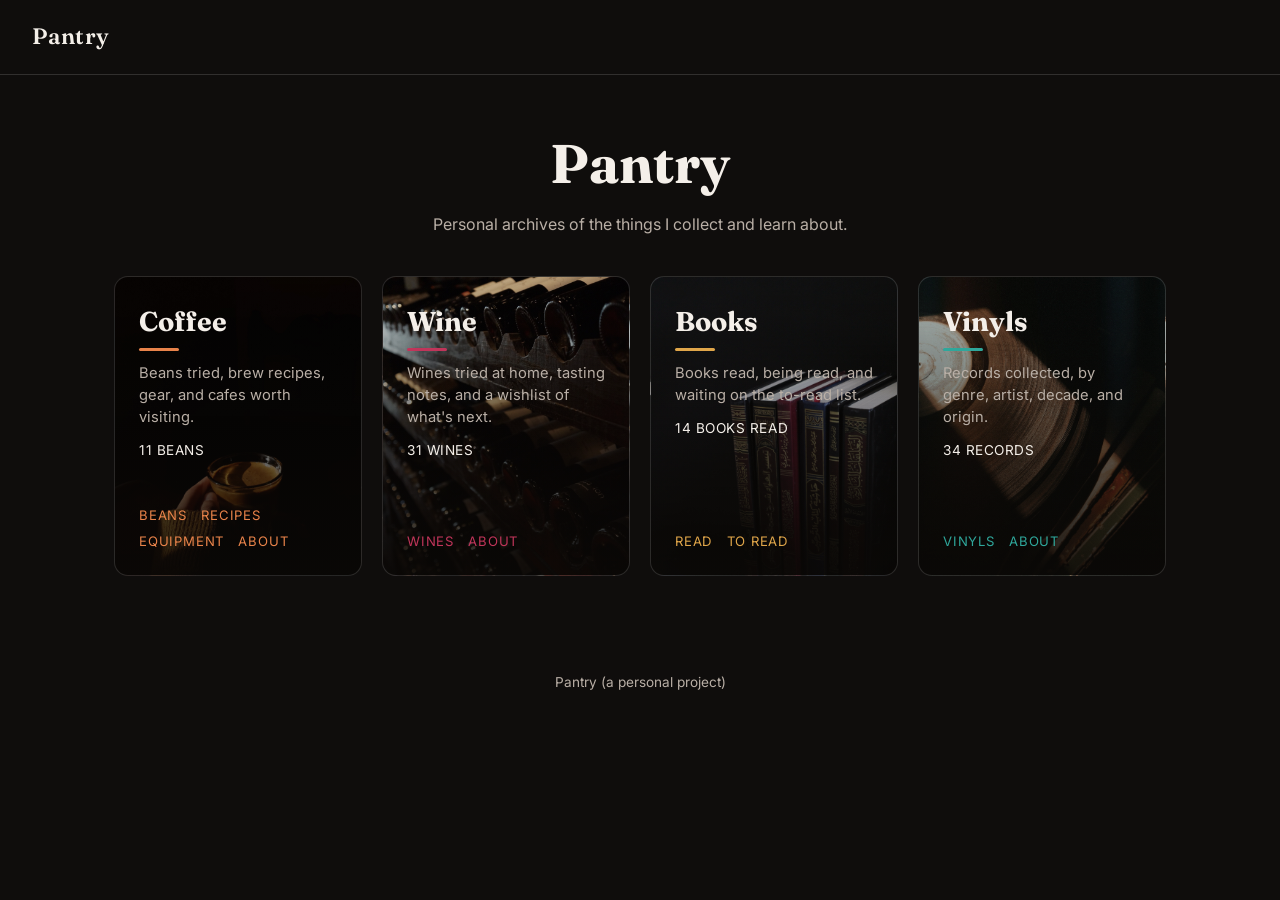
<file: index.html>
<!DOCTYPE html>
<html lang="en">
<head>
  <meta charset="UTF-8">
  <meta name="viewport" content="width=device-width, initial-scale=1.0">
  <title>Pantry</title>
  <meta name="description" content="Personal archives of coffee, wine, books and vinyl records.">
  <meta property="og:type" content="website">
  <meta property="og:site_name" content="Pantry">
  <meta property="og:title" content="Pantry">
  <meta property="og:description" content="Personal archives of coffee, wine, books and vinyl records.">
  <meta property="og:url" content="https://datameneses.github.io/pantry/">
  <meta property="og:image" content="https://datameneses.github.io/pantry/coffee/images/social-card.jpg">
  <meta name="twitter:card" content="summary_large_image">
  <link rel="preconnect" href="https://fonts.googleapis.com">
  <link href="https://fonts.googleapis.com/css2?family=Fraunces:wght@500;600;700&family=Inter:wght@400;500&display=swap" rel="stylesheet">
  <link rel="stylesheet" href="shared/home.css">
</head>
<body>
  <div class="home-header">Pantry</div>
  <main>
    <h1>Pantry</h1>
    <p class="intro">Personal archives of the things I collect and learn about.</p>

    <div class="tiles">
      <div class="tile" id="tile-coffee" style="--accent:#E8834A; background-image: linear-gradient(180deg, rgba(10,8,6,0.15) 0%, rgba(10,8,6,0.9) 100%), url('coffee/images/backgrounds/hero-beans.jpg')">
        <h2><a class="tile-main" href="coffee/index.html">Coffee</a></h2>
        <p>Beans tried, brew recipes, gear, and cafes worth visiting.</p>
        <span class="count" data-count="coffee/data/beans.json" data-noun="beans"></span>
        <div class="tile-links"><a href="coffee/index.html">Beans</a><a href="coffee/recipes.html">Recipes</a><a href="coffee/equipment.html">Equipment</a><a href="coffee/about.html">About</a></div>
      </div>
      <div class="tile" id="tile-wine" style="--accent:#C0355A; background-image: linear-gradient(180deg, rgba(10,8,6,0.15) 0%, rgba(10,8,6,0.9) 100%), url('wine/images/backgrounds/hero-wine.jpg')">
        <h2><a class="tile-main" href="wine/index.html">Wine</a></h2>
        <p>Wines tried at home, tasting notes, and a wishlist of what's next.</p>
        <span class="count" data-count="wine/data/wines.json" data-noun="wines"></span>
        <div class="tile-links"><a href="wine/index.html">Wines</a><a href="wine/about.html">About</a></div>
      </div>
      <div class="tile" id="tile-books" style="--accent:#E0A64A; background-image: linear-gradient(180deg, rgba(10,8,6,0.15) 0%, rgba(10,8,6,0.9) 100%), url('books/images/backgrounds/hero-books.jpg'); background-position: center, center 85%">
        <h2><a class="tile-main" href="books/index.html">Books</a></h2>
        <p>Books read, being read, and waiting on the to-read list.</p>
        <span class="count" data-count="books/data/books.json" data-noun="books read"></span>
        <div class="tile-links"><a href="books/index.html">Read</a><a href="books/tbr.html">To Read</a></div>
      </div>
      <div class="tile" id="tile-vinyls" style="--accent:#2FA79B; background-image: linear-gradient(180deg, rgba(10,8,6,0.15) 0%, rgba(10,8,6,0.9) 100%), url('vinyls/images/backgrounds/hero-vinyl.jpg')">
        <h2><a class="tile-main" href="vinyls/index.html">Vinyls</a></h2>
        <p>Records collected, by genre, artist, decade, and origin.</p>
        <span class="count" data-count="vinyls/data/vinyls.json" data-noun="records"></span>
        <div class="tile-links"><a href="vinyls/index.html">Vinyls</a><a href="vinyls/about.html">About</a></div>
      </div>
    </div>
  </main>
  <footer>Pantry (a personal project)</footer>
  <script>
    document.querySelectorAll("[data-count]").forEach((el) => {
      fetch(el.dataset.count).then((r) => r.json()).then((d) => {
        el.textContent = `${d.length} ${el.dataset.noun}`;
      }).catch(() => {});
    });
  </script>
</body>
</html>
</file>
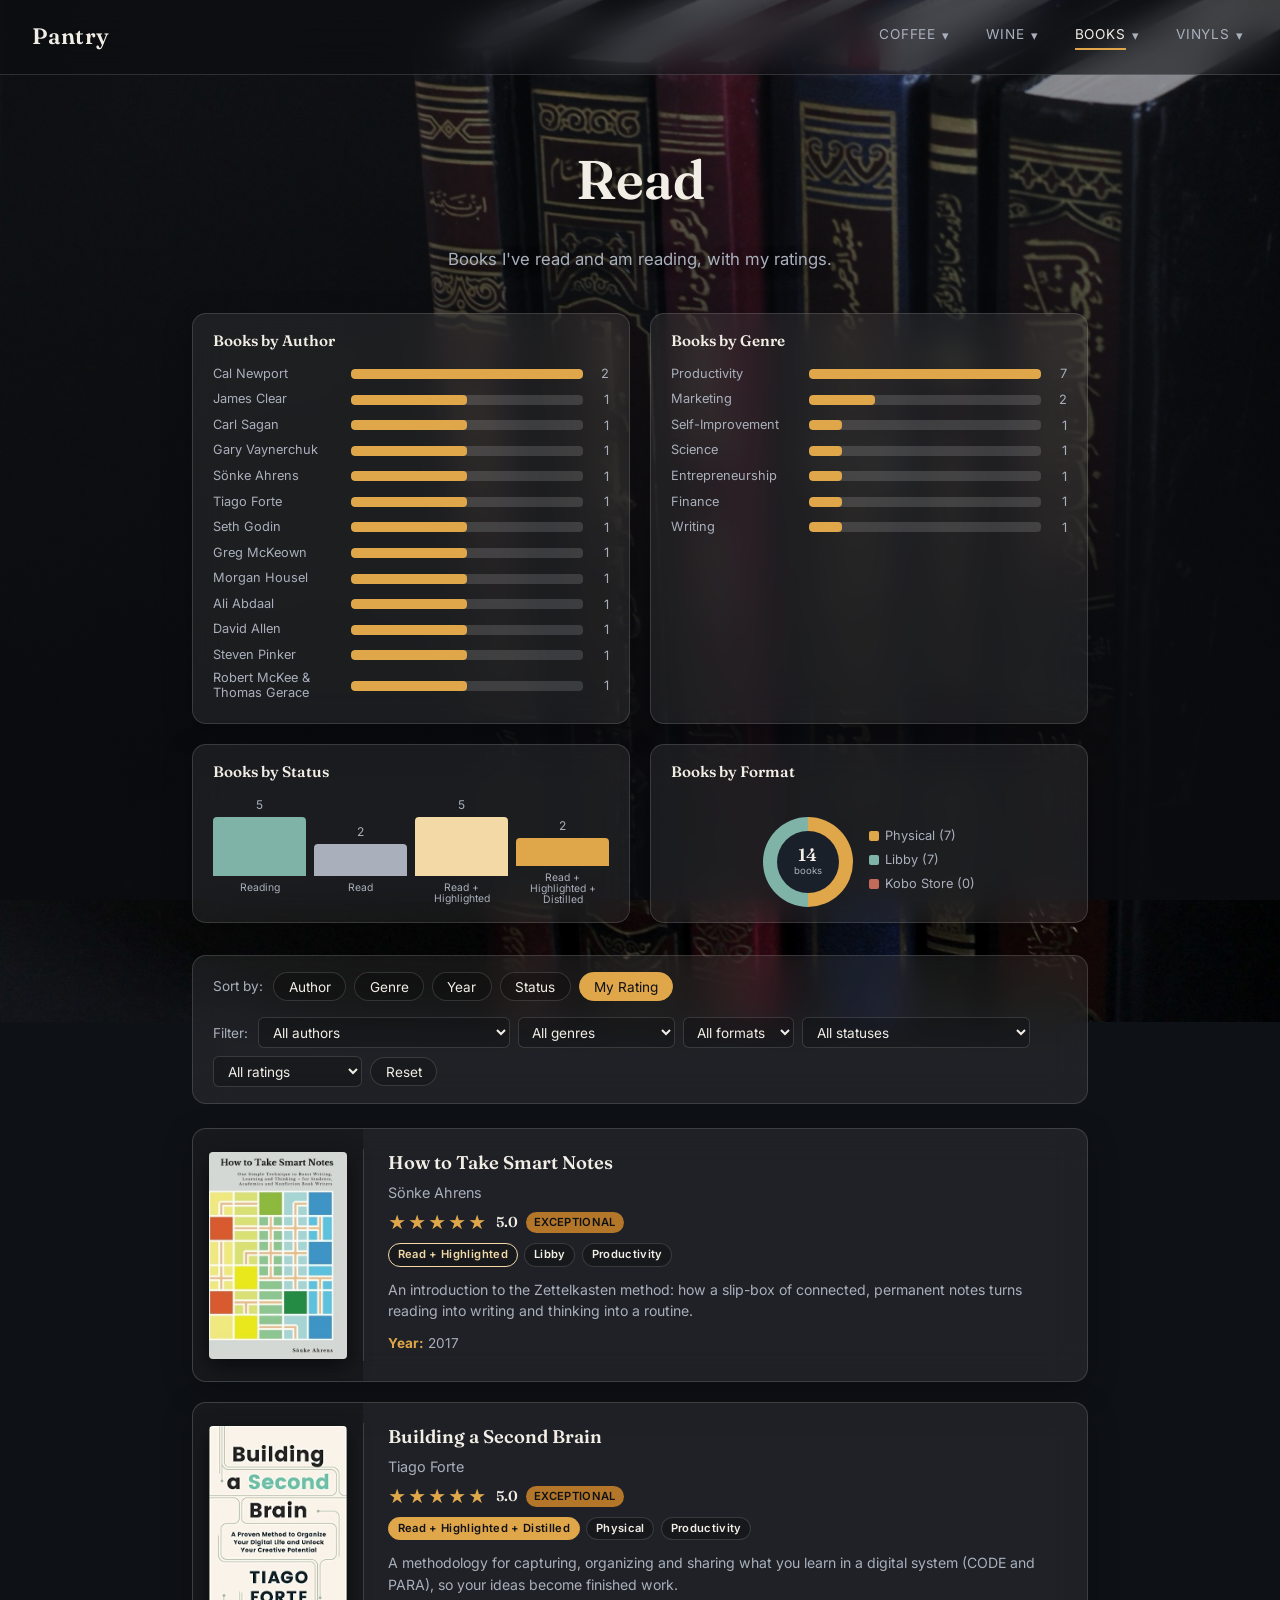
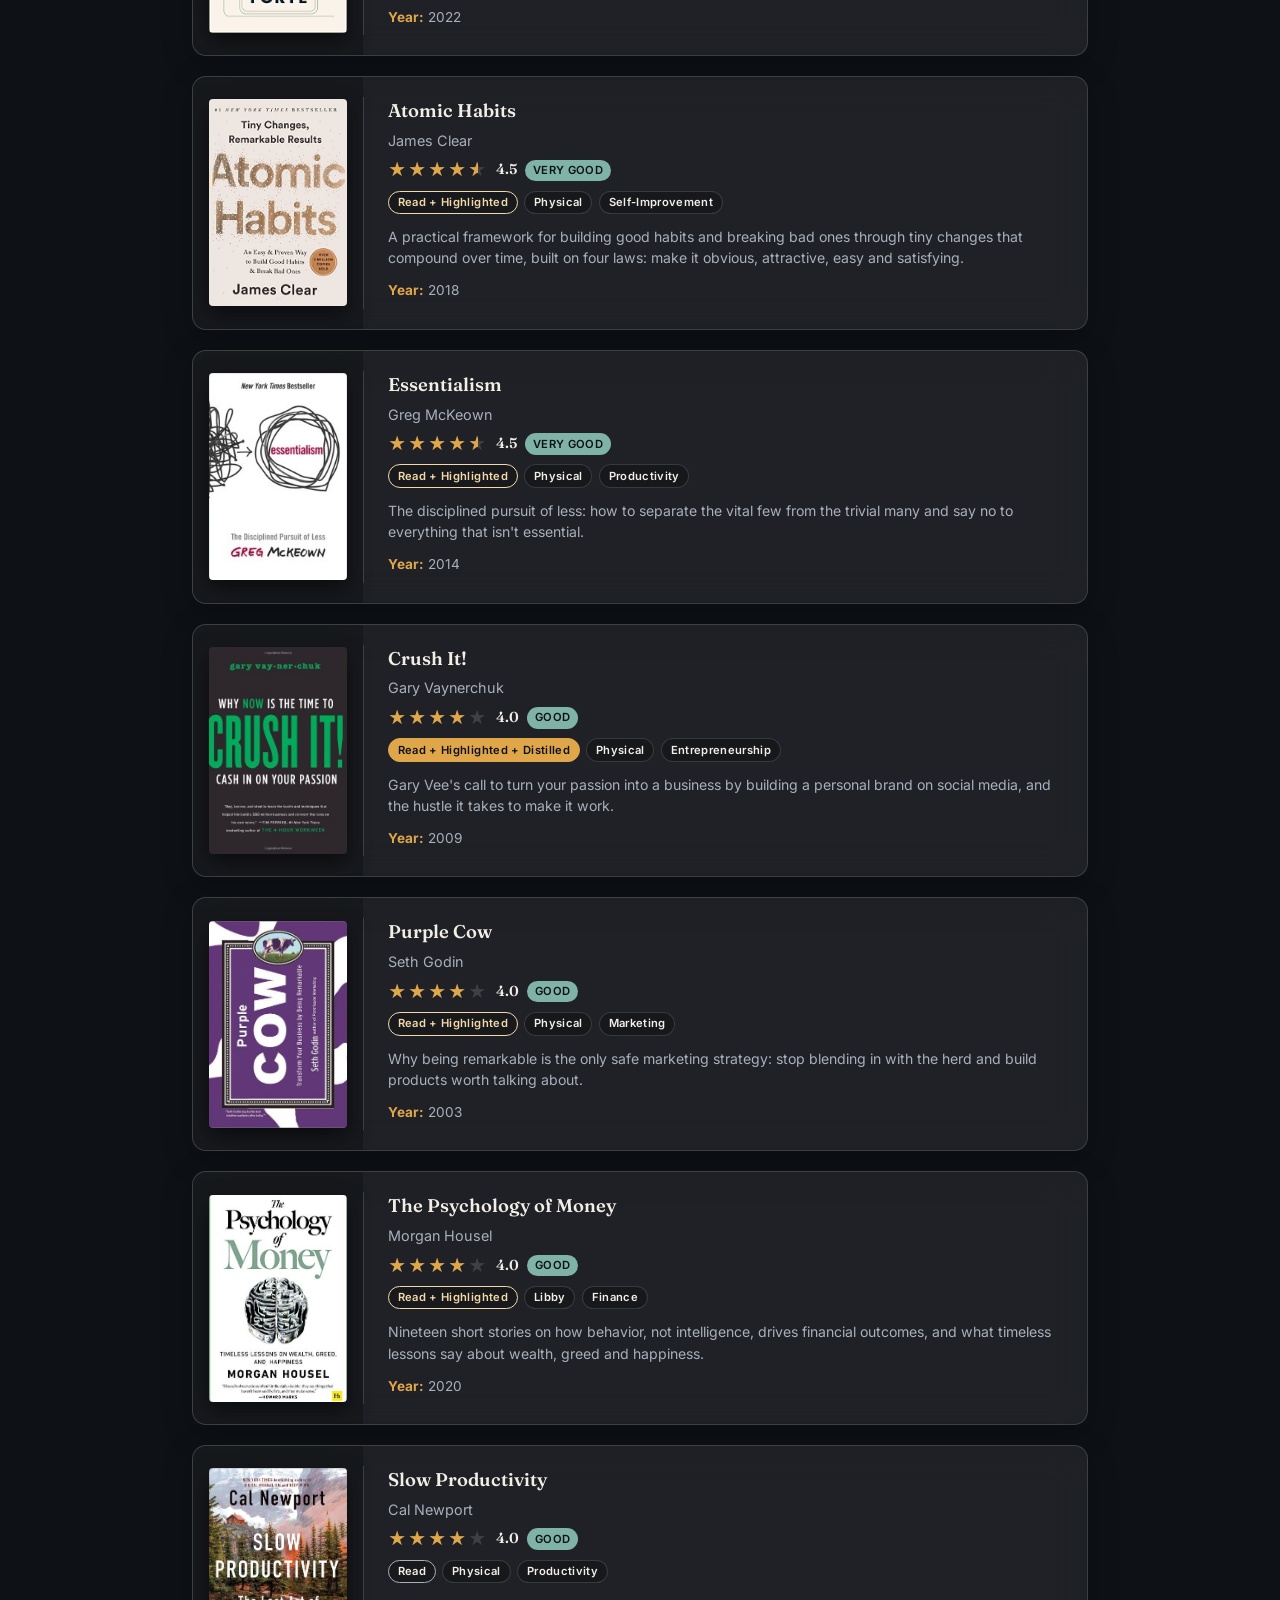
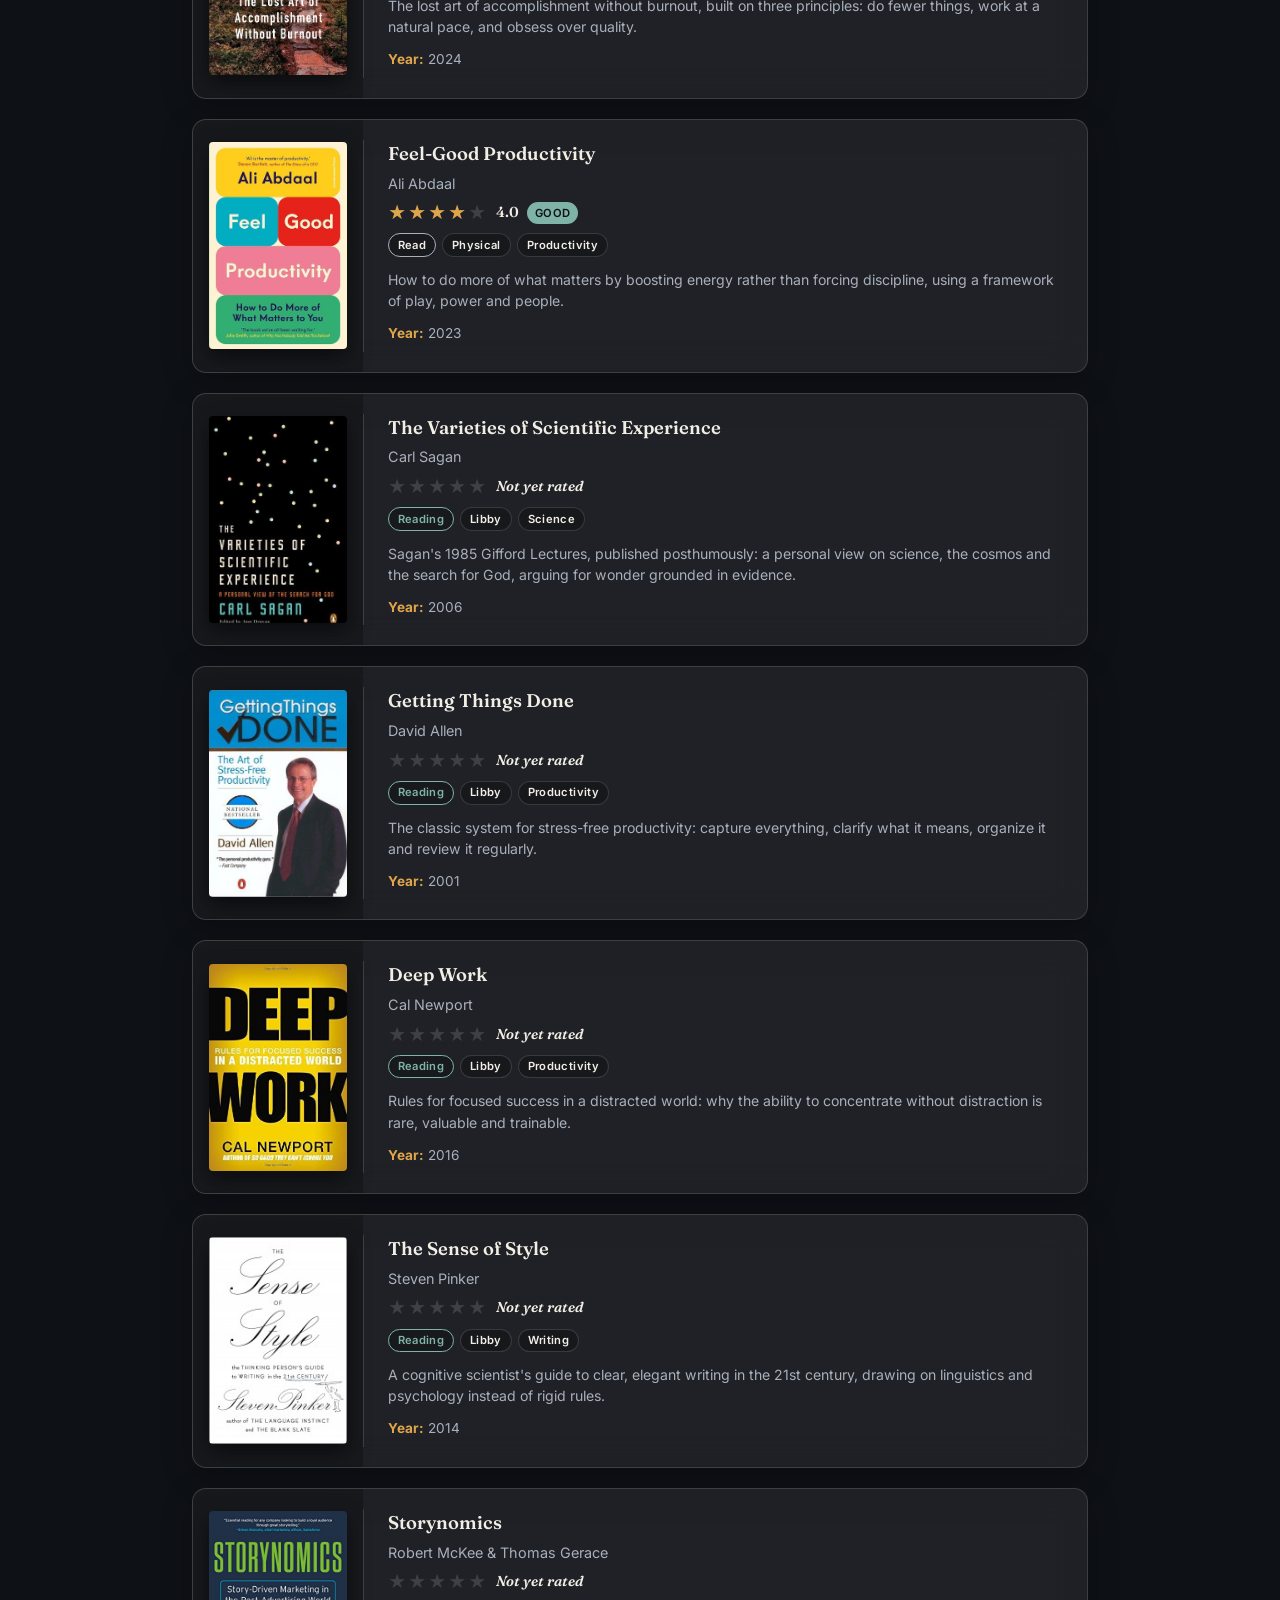
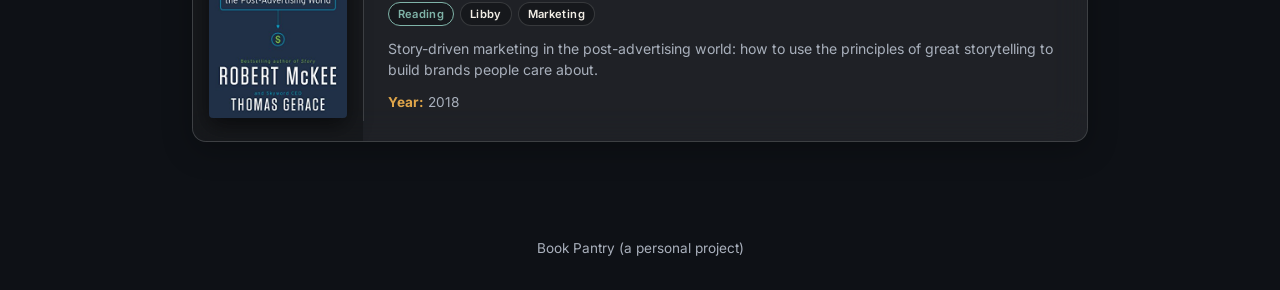
<file: books/index.html>
<!DOCTYPE html>
<html lang="en">
<head>
  <meta charset="UTF-8">
  <meta name="viewport" content="width=device-width, initial-scale=1.0">
  <title>Book Pantry</title>
  <meta name="description" content="A personal archive of books read, being read, and waiting on the to-read list.">
  <meta property="og:type" content="website">
  <meta property="og:site_name" content="Book Pantry">
  <meta property="og:title" content="Book Pantry">
  <meta property="og:description" content="A personal archive of books read, being read, and waiting on the to-read list.">
  <link rel="preconnect" href="https://fonts.googleapis.com">
  <link href="https://fonts.googleapis.com/css2?family=Fraunces:wght@500;600;700&family=Inter:wght@400;500&display=swap" rel="stylesheet">
  <link rel="stylesheet" href="css/style.css">
  <link rel="stylesheet" href="../shared/menu.css">
</head>
<body data-section="books" data-page="read">
  <header class="site-header" data-menu></header>

  <main>
    <h1>Read</h1>
    <p class="page-intro">Books I've read and am reading, with my ratings.</p>

    <div class="dashboard" id="books-dashboard"></div>

    <div class="toolbar">
      <div class="toolbar-group">
        <span class="toolbar-label">Sort by:</span>
        <button class="toolbar-btn" data-sort="author" type="button">Author</button>
        <button class="toolbar-btn" data-sort="genre" type="button">Genre</button>
        <button class="toolbar-btn" data-sort="year" type="button">Year</button>
        <button class="toolbar-btn" data-sort="status" type="button">Status</button>
        <button class="toolbar-btn active" data-sort="rating" type="button">My Rating</button>
      </div>
      <div class="toolbar-group">
        <span class="toolbar-label">Filter:</span>
        <select id="filter-author"><option value="">All authors</option></select>
        <select id="filter-genre"><option value="">All genres</option></select>
        <select id="filter-format">
          <option value="">All formats</option>
          <option value="Libby">Libby</option>
          <option value="Kobo Store">Kobo Store</option>
          <option value="Physical">Physical</option>
        </select>
        <select id="filter-status">
          <option value="">All statuses</option>
          <option value="reading">Reading</option>
          <option value="read">Read</option>
          <option value="highlighted">Read + Highlighted</option>
          <option value="distilled">Read + Highlighted + Distilled</option>
        </select>
        <select id="filter-rating">
          <option value="">All ratings</option>
          <option value="exceptional">Exceptional (5.0)</option>
          <option value="very-good">Very good (4.5)</option>
          <option value="good">Good (4.0)</option>
          <option value="average">Average (3.5)</option>
          <option value="disliked">Disliked (≤3.0)</option>
          <option value="unrated">Not yet rated</option>
        </select>
        <button class="toolbar-btn" id="reset-filters" type="button">Reset</button>
      </div>
    </div>

    <div class="card-grid book-grid" id="books-list"></div>

  </main>

  <footer class="site-footer">Book Pantry (a personal project)</footer>
  <script src="../shared/menu.js"></script>
  <script src="js/main.js"></script>
  <script>
    const STATUS_ORDER = ["reading", "read", "highlighted", "distilled"];
    const STATUS_COLORS = { reading: "#7FB3A8", read: "#A9B0BC", highlighted: "#F2D9A6", distilled: "#E0A64A" };
    const FORMAT_ORDER = ["Physical", "Libby", "Kobo Store"];
    const FORMAT_COLORS = { Physical: "var(--color-accent)", Libby: "var(--color-secondary)", "Kobo Store": "#C46A5A" };

    function countBy(data, keyFn) {
      const counts = {};
      data.forEach((item) => {
        const key = keyFn(item);
        if (!key) return;
        counts[key] = (counts[key] || 0) + 1;
      });
      return counts;
    }

    function renderHBarChart(title, counts, labelFn) {
      const entries = Object.entries(counts).sort((a, b) => b[1] - a[1]);
      const max = Math.max(...entries.map(([, v]) => v), 1);
      const rows = entries.map(([label, value]) => `
        <div class="hbar-row" title="${labelFn(label)}: ${value}">
          <span class="hbar-label">${labelFn(label)}</span>
          <div class="hbar-track"><div class="hbar-fill" style="width:${(value / max) * 100}%"></div></div>
          <span class="hbar-value">${value}</span>
        </div>`).join("");
      return `<div class="dashboard-card"><p class="dashboard-title">${title}</p>${rows}</div>`;
    }

    function renderStatusChart(counts) {
      const max = Math.max(...STATUS_ORDER.map((s) => counts[s] || 0), 1);
      const cols = STATUS_ORDER.map((s) => {
        const value = counts[s] || 0;
        const heightPct = value ? (value / max) * 100 : 2;
        return `
          <div class="vbar-col" title="${t(STATUS_LABEL[s])}: ${value}">
            <div class="vbar-bar-area">
              <span class="vbar-value">${value}</span>
              <div class="vbar-fill" style="height:${heightPct}%; background:${STATUS_COLORS[s]}"></div>
            </div>
            <span class="vbar-label">${t(STATUS_LABEL[s])}</span>
          </div>`;
      }).join("");
      return `<div class="dashboard-card"><p class="dashboard-title">${t("Books by Status")}</p><div class="vbar-chart">${cols}</div></div>`;
    }

    function renderDonutChart(counts) {
      const total = FORMAT_ORDER.reduce((sum, key) => sum + (counts[key] || 0), 0) || 1;
      let cumulative = 0;
      const segments = FORMAT_ORDER.map((key) => {
        const pct = ((counts[key] || 0) / total) * 100;
        const seg = `${FORMAT_COLORS[key]} ${cumulative}% ${cumulative + pct}%`;
        cumulative += pct;
        return seg;
      }).join(", ");
      const legend = FORMAT_ORDER.map((key) =>
        `<li><span class="swatch" style="background:${FORMAT_COLORS[key]}"></span>${t(key)} (${counts[key] || 0})</li>`).join("");
      return `
        <div class="dashboard-card">
          <p class="dashboard-title">${t("Books by Format")}</p>
          <div class="donut-wrap">
            <div class="donut" style="background: conic-gradient(${segments})">
              <div class="donut-hole"><span>${total}</span><small>${t("books")}</small></div>
            </div>
            <ul class="donut-legend">${legend}</ul>
          </div>
        </div>`;
    }

    function renderDashboard(data) {
      document.getElementById("books-dashboard").innerHTML =
        renderHBarChart(t("Books by Author"), countBy(data, (b) => b.author), (l) => l) +
        renderHBarChart(t("Books by Genre"), countBy(data, (b) => tf(b, "genre")), (l) => l) +
        renderStatusChart(countBy(data, (b) => b.status)) +
        renderDonutChart(countBy(data, (b) => b.format));
    }

    function bookTemplate(item) {
      const statusLabel = t(STATUS_LABEL[item.status]);
      return `
        <article class="card book-card">
          <div class="book-image"><img src="${item.image}" alt="${bookTitle(item)}" loading="lazy"></div>
          <div class="book-separator"></div>
          <div class="book-details">
            <h3>${bookTitle(item)}</h3>
            <p class="book-author">${item.author}</p>
            ${renderRating(item.rating)}
            <div class="badge-row">
              <span class="badge badge-status-${item.status}">${statusLabel}</span>
              <span class="badge">${t(item.format)}</span>
              <span class="badge">${tf(item, "genre")}</span>
            </div>
            <p class="book-synopsis">${tf(item, "synopsis")}</p>
            <ul class="spec-list">
              ${field("Year", item.year)}
              ${field("Last read", formatLastRead(item.lastRead))}
            </ul>
          </div>
        </article>`;
    }

    let booksData = [];
    const filters = { author: "", genre: "", format: "", status: "", rating: "" };
    let currentSort = "rating";

    function applyAndRender() {
      let list = booksData.filter((b) =>
        (!filters.author || b.author === filters.author) &&
        (!filters.genre || b.genre === filters.genre) &&
        (!filters.format || b.format === filters.format) &&
        (!filters.status || b.status === filters.status) &&
        (!filters.rating || ratingBucket(b.rating) === filters.rating));

      const cmp = {
        author: (a, b) => a.author.localeCompare(b.author),
        genre: (a, b) => tf(a, "genre").localeCompare(tf(b, "genre")),
        year: (a, b) => b.year - a.year,
        status: (a, b) => STATUS_ORDER.indexOf(b.status) - STATUS_ORDER.indexOf(a.status),
        rating: (a, b) => (typeof b.rating === "number" ? b.rating : -1) - (typeof a.rating === "number" ? a.rating : -1)
      }[currentSort];
      list.sort(cmp);

      document.getElementById("books-list").innerHTML = list.length
        ? list.map(bookTemplate).join("")
        : `<p class="empty-state">${t("No books match these filters.")}</p>`;
    }

    function populateSelect(id, values) {
      const select = document.getElementById(id);
      values.forEach((v) => {
        const opt = document.createElement("option");
        opt.value = v;
        opt.textContent = v;
        select.appendChild(opt);
      });
    }

    // Genre options are translated, so their labels are rebuilt on language change.
    function populateGenres() {
      const select = document.getElementById("filter-genre");
      const current = select.value;
      const first = select.options[0];
      select.innerHTML = "";
      select.appendChild(first);
      const genres = [...new Map(booksData.map((b) => [b.genre, tf(b, "genre")])).entries()]
        .sort((a, b) => a[1].localeCompare(b[1]));
      genres.forEach(([value, label]) => {
        const opt = document.createElement("option");
        opt.value = value;
        opt.textContent = label;
        select.appendChild(opt);
      });
      select.value = current;
    }

    loadJson("data/books.json", "books-list").then((data) => {
      if (!data) return;
      booksData = data;
      populateSelect("filter-author", [...new Set(data.map((b) => b.author))].sort());
      populateGenres();
      renderDashboard(data);
      applyAndRender();
    });

    document.querySelectorAll(".toolbar-btn[data-sort]").forEach((btn) => {
      btn.addEventListener("click", () => {
        currentSort = btn.dataset.sort;
        document.querySelectorAll(".toolbar-btn[data-sort]").forEach((b) => b.classList.remove("active"));
        btn.classList.add("active");
        applyAndRender();
      });
    });

    Object.keys(filters).forEach((key) => {
      document.getElementById("filter-" + key).addEventListener("change", (e) => {
        filters[key] = e.target.value;
        applyAndRender();
      });
    });

    document.getElementById("reset-filters").addEventListener("click", () => {
      currentSort = "rating";
      Object.keys(filters).forEach((key) => {
        filters[key] = "";
        document.getElementById("filter-" + key).value = "";
      });
      document.querySelectorAll(".toolbar-btn[data-sort]").forEach((b) => b.classList.remove("active"));
      document.querySelector('.toolbar-btn[data-sort="rating"]').classList.add("active");
      applyAndRender();
    });
  </script>
</body>
</html>
</file>
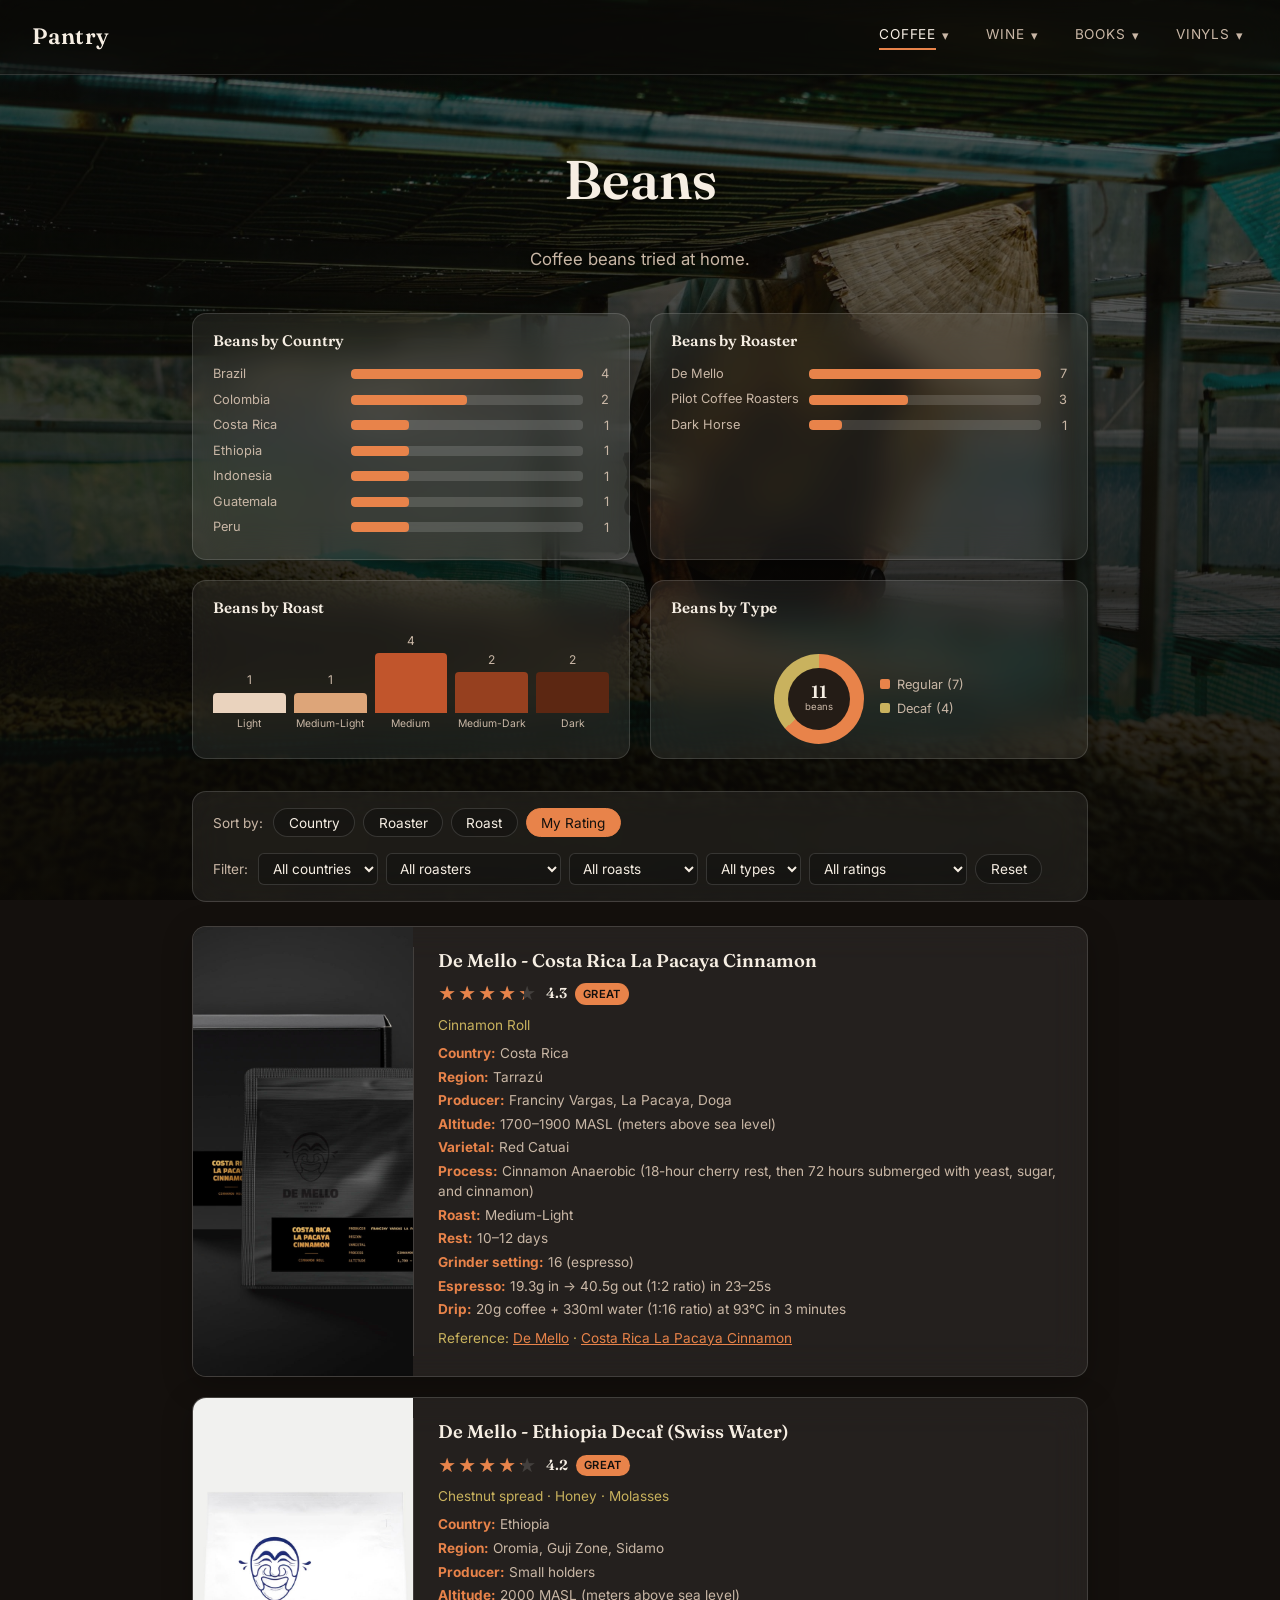
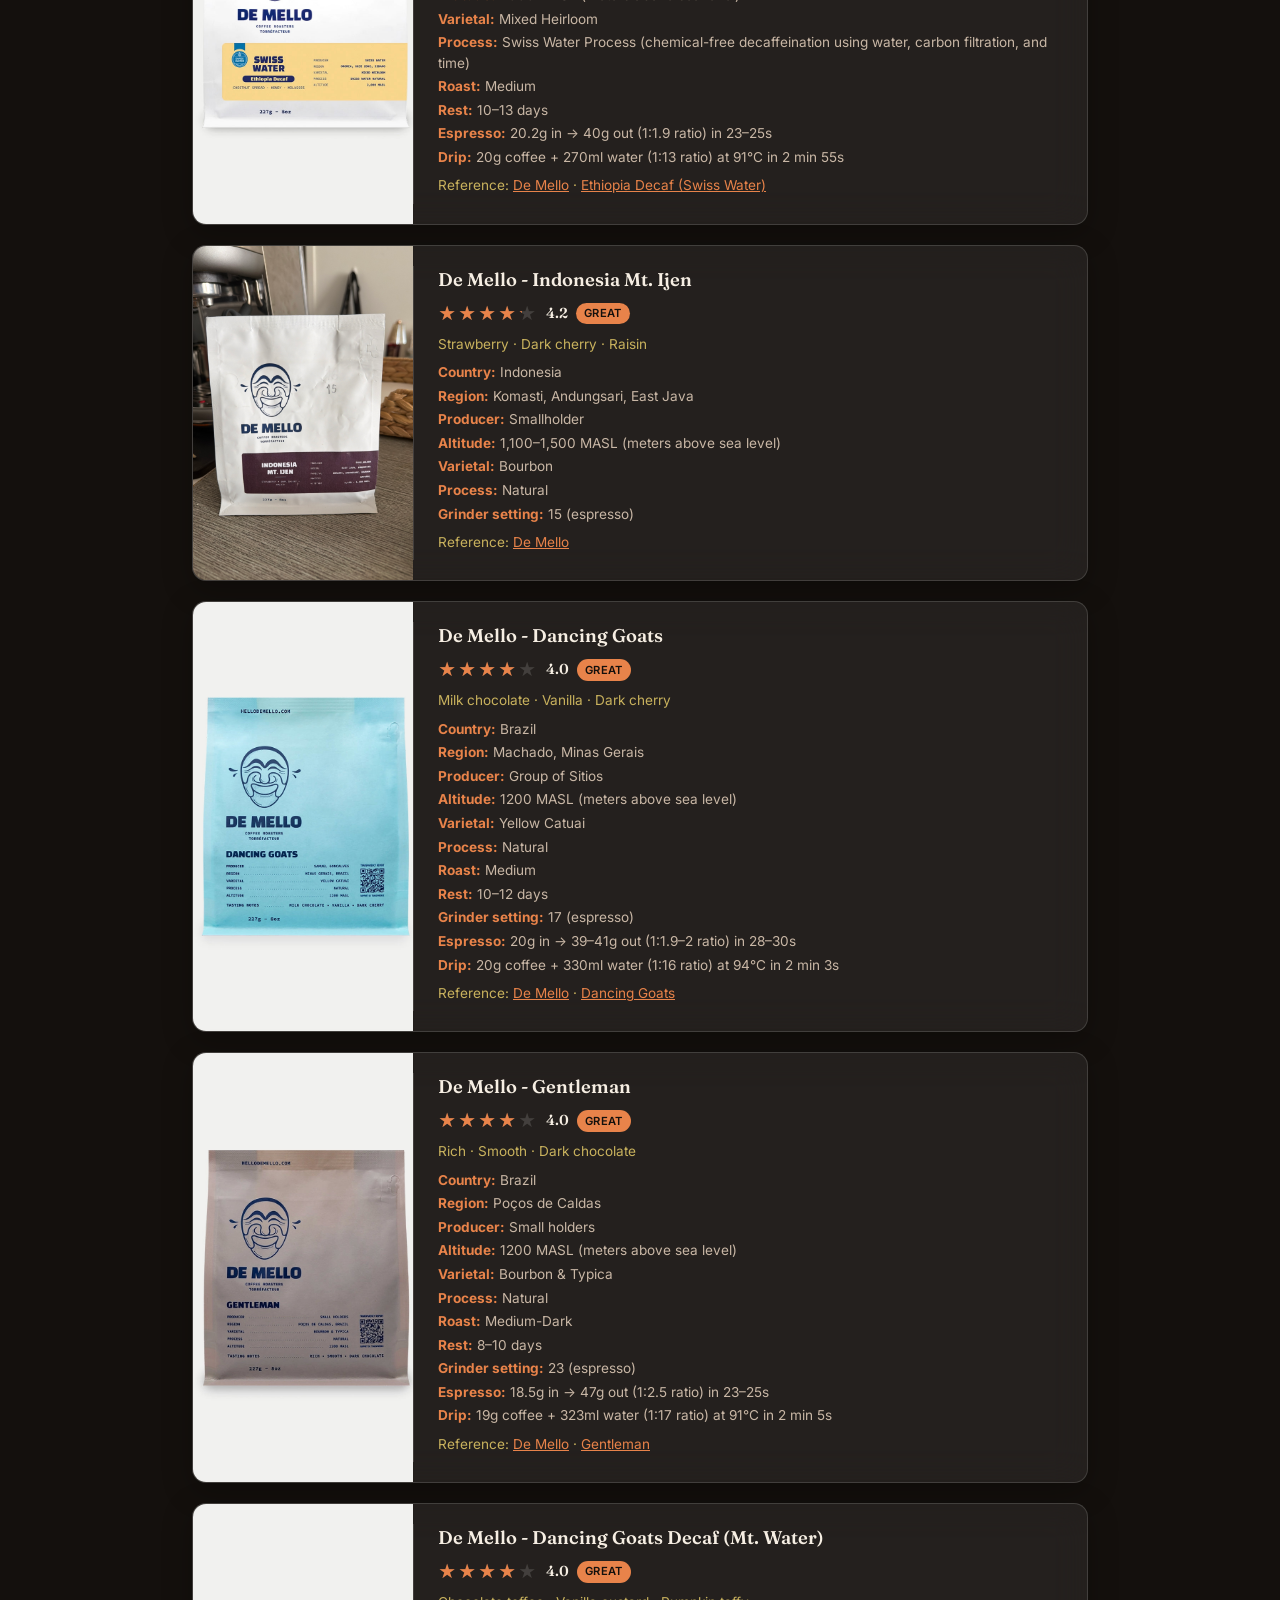
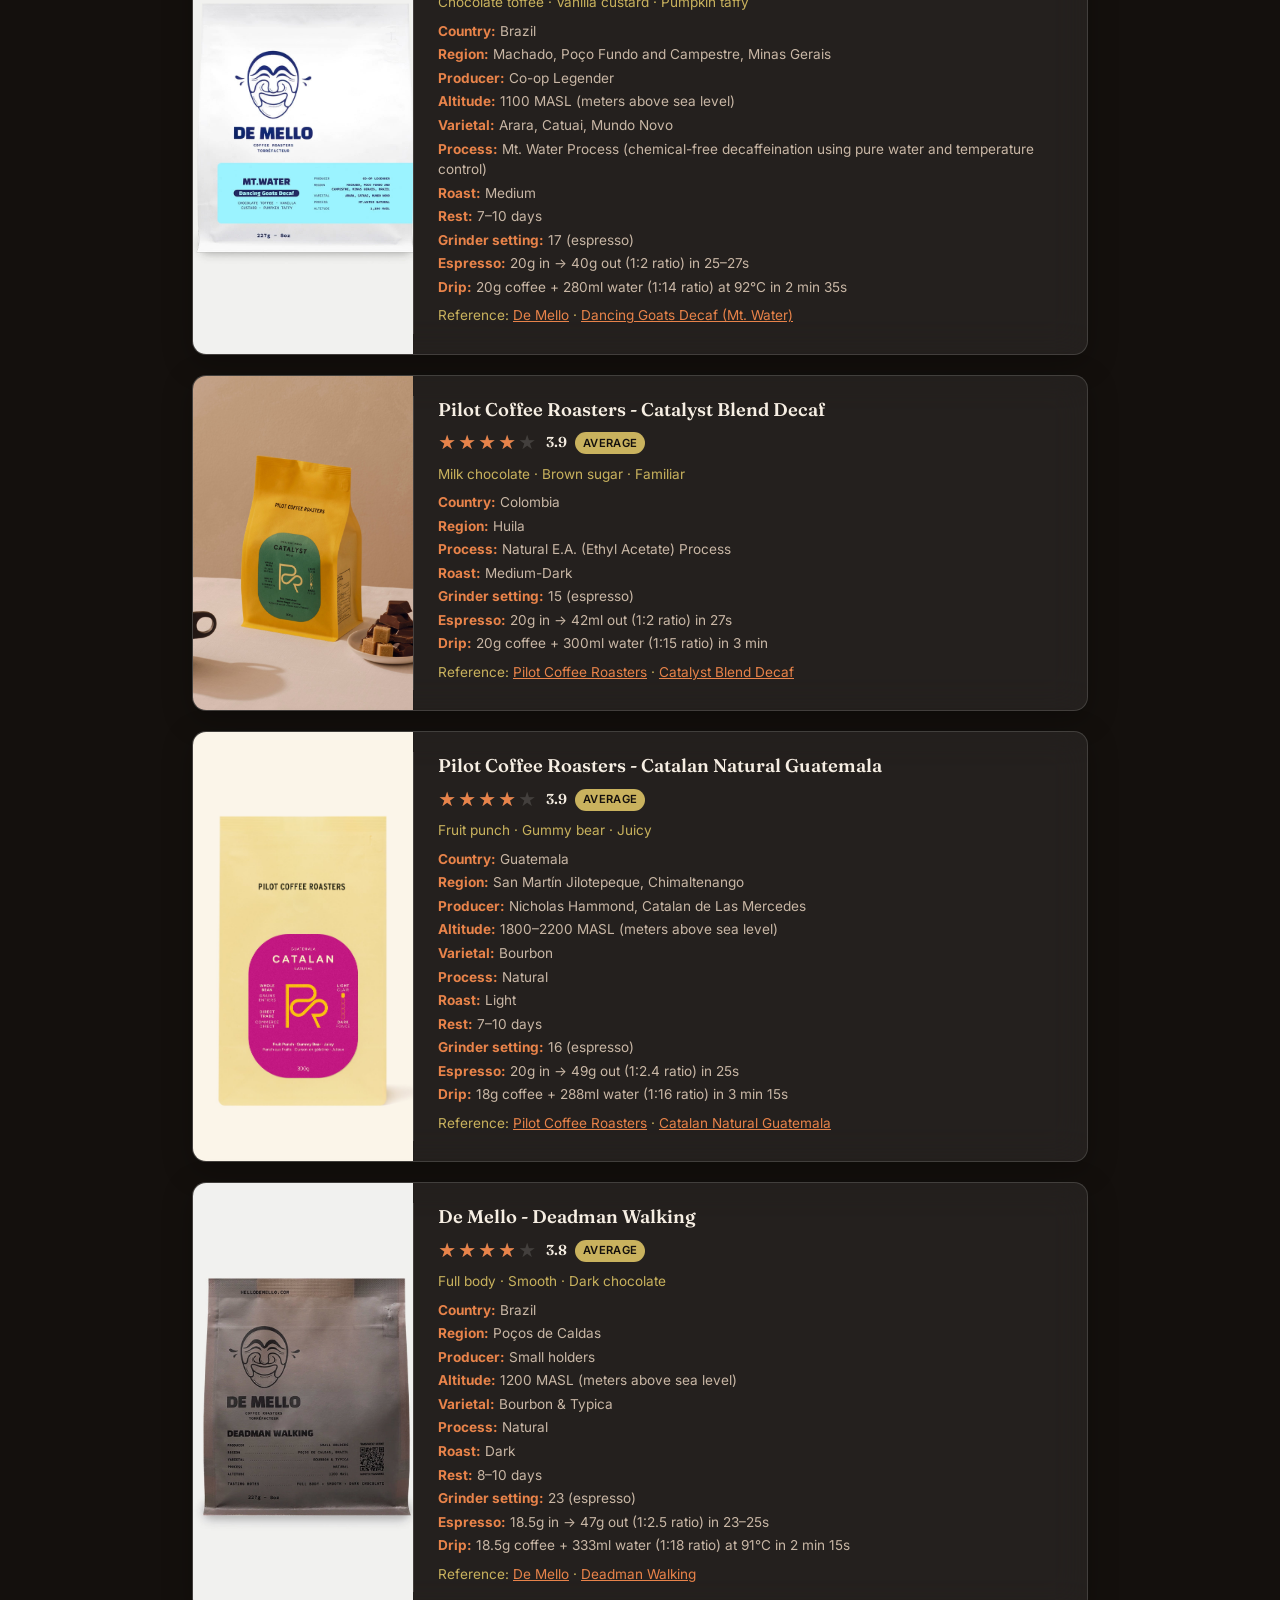
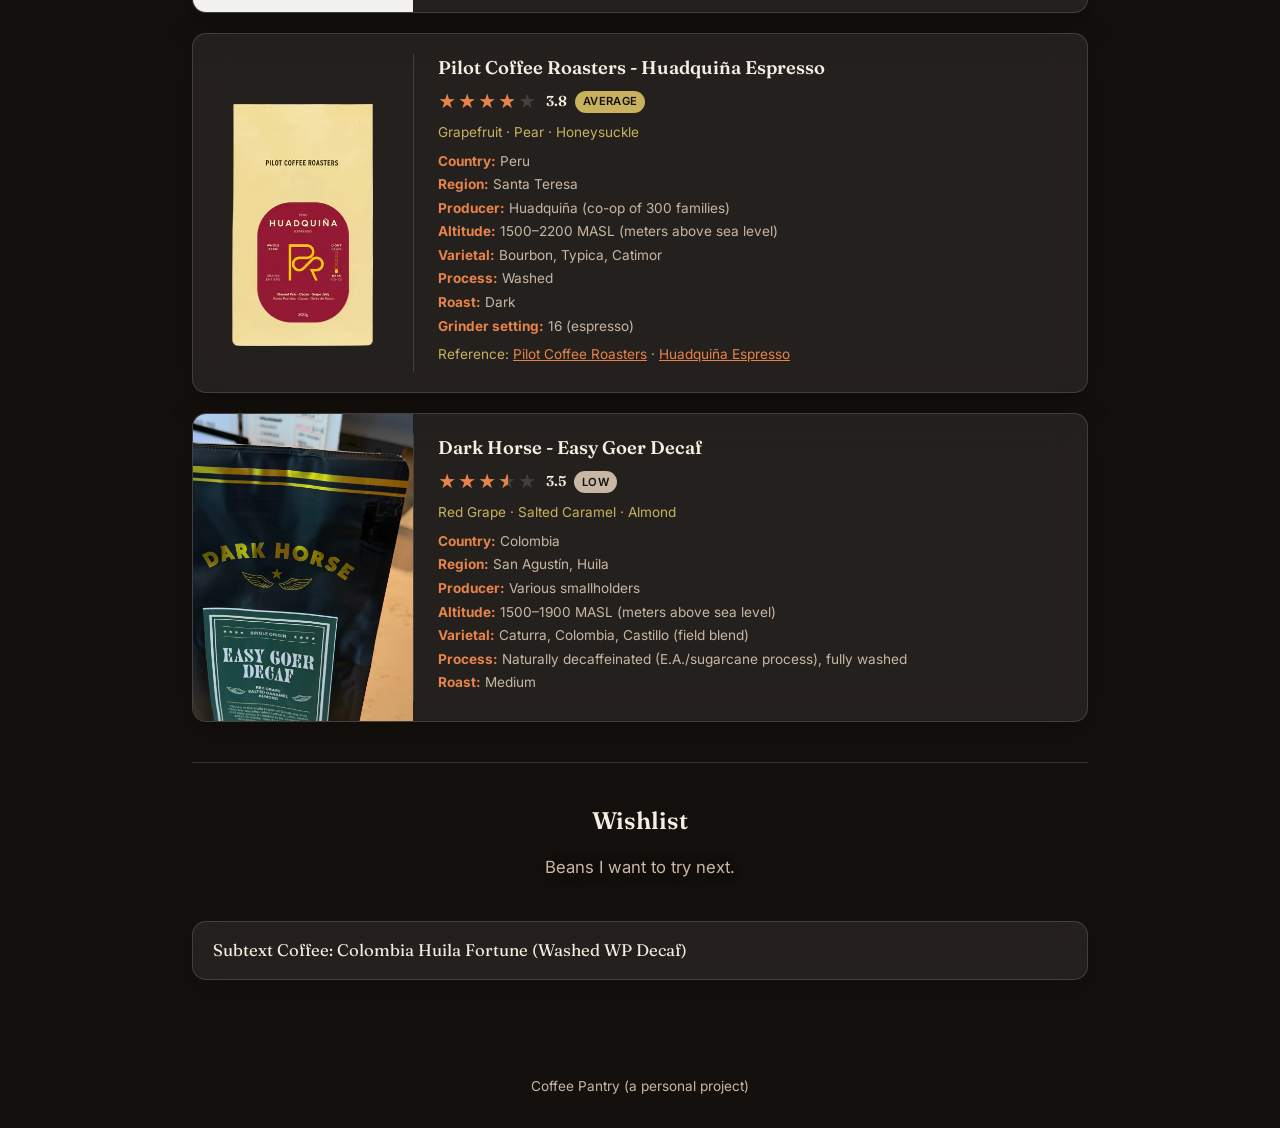
<file: coffee/index.html>
<!DOCTYPE html>
<html lang="en">
<head>
  <meta charset="UTF-8">
  <meta name="viewport" content="width=device-width, initial-scale=1.0">
  <title>Coffee Pantry</title>
  <meta name="description" content="A personal archive of coffee beans, brew recipes, gear, and cafes worth visiting.">
  <meta property="og:type" content="website">
  <meta property="og:site_name" content="Coffee Pantry">
  <meta property="og:title" content="Coffee Pantry">
  <meta property="og:description" content="A personal archive of coffee beans, brew recipes, gear, and cafes worth visiting.">
  <meta property="og:url" content="https://datameneses.github.io/pantry/coffee/">
  <meta property="og:image" content="https://datameneses.github.io/pantry/coffee/images/social-card.jpg">
  <meta property="og:image:width" content="1200">
  <meta property="og:image:height" content="630">
  <meta name="twitter:card" content="summary_large_image">
  <meta name="twitter:title" content="Coffee Pantry">
  <meta name="twitter:description" content="A personal archive of coffee beans, brew recipes, gear, and cafes worth visiting.">
  <meta name="twitter:image" content="https://datameneses.github.io/pantry/coffee/images/social-card.jpg">
  <link rel="preconnect" href="https://fonts.googleapis.com">
  <link href="https://fonts.googleapis.com/css2?family=Fraunces:wght@500;600;700&family=Inter:wght@400;500&display=swap" rel="stylesheet">
  <link rel="stylesheet" href="css/style.css">
  <link rel="stylesheet" href="../shared/menu.css">
</head>
<body data-section="coffee" data-page="beans">
  <header class="site-header" data-menu></header>

  <main>
    <h1>Beans</h1>
    <p class="page-intro">Coffee beans tried at home.</p>

    <div class="dashboard" id="beans-dashboard"></div>

    <div class="toolbar">
      <div class="toolbar-group">
        <span class="toolbar-label">Sort by:</span>
        <button class="toolbar-btn" data-sort="country" type="button">Country</button>
        <button class="toolbar-btn" data-sort="roaster" type="button">Roaster</button>
        <button class="toolbar-btn" data-sort="roast" type="button">Roast</button>
        <button class="toolbar-btn active" data-sort="rating" type="button">My Rating</button>
      </div>
      <div class="toolbar-group">
        <span class="toolbar-label">Filter:</span>
        <select id="filter-country"><option value="">All countries</option></select>
        <select id="filter-roaster"><option value="">All roasters</option></select>
        <select id="filter-roast"><option value="">All roasts</option></select>
        <select id="filter-caffeine">
          <option value="">All types</option>
          <option value="Regular">Regular</option>
          <option value="Decaf">Decaf</option>
        </select>
        <select id="filter-rating">
          <option value="">All ratings</option>
          <option value="exceptional">Exceptional (4.5+)</option>
          <option value="great">Great (4.0–4.4)</option>
          <option value="average">Average (3.6–3.9)</option>
          <option value="low">Low (≤3.5)</option>
          <option value="unrated">Not yet rated</option>
        </select>
        <button class="toolbar-btn" id="reset-filters" type="button">Reset</button>
      </div>
    </div>

    <div class="card-grid bean-grid" id="beans-list"></div>

    <hr class="section-divider">

    <h2>Wishlist</h2>
    <p class="page-intro">Beans I want to try next.</p>
    <div class="wishlist-grid" id="wishlist-list"></div>
  </main>

  <footer class="site-footer">Coffee Pantry (a personal project)</footer>
  <script src="../shared/menu.js"></script>
  <script src="js/main.js"></script>
  <script>
    const ROAST_ORDER = ["Light", "Medium-Light", "Medium", "Medium-Dark", "Dark"];
    const ROAST_COLORS = {
      "Light": "#EAD3BE",
      "Medium-Light": "#DDA579",
      "Medium": "#C1552C",
      "Medium-Dark": "#96401F",
      "Dark": "#5C2712"
    };

    function roastRank(roast) {
      const i = ROAST_ORDER.indexOf(roast);
      return i === -1 ? ROAST_ORDER.length : i;
    }

    function countBy(data, keyFn) {
      const counts = {};
      data.forEach((item) => {
        const key = keyFn(item);
        if (!key) return;
        counts[key] = (counts[key] || 0) + 1;
      });
      return counts;
    }

    function renderHBarChart(title, counts) {
      const entries = Object.entries(counts).sort((a, b) => b[1] - a[1]);
      const max = Math.max(...entries.map(([, v]) => v), 1);
      const rows = entries
        .map(([label, value]) => `
          <div class="hbar-row" title="${label}: ${value} bean${value === 1 ? "" : "s"}">
            <span class="hbar-label">${label}</span>
            <div class="hbar-track"><div class="hbar-fill" style="width:${(value / max) * 100}%"></div></div>
            <span class="hbar-value">${value}</span>
          </div>
        `)
        .join("");
      return `<div class="dashboard-card"><p class="dashboard-title">${title}</p>${rows}</div>`;
    }

    function renderRoastChart(counts) {
      const max = Math.max(...ROAST_ORDER.map((r) => counts[r] || 0), 1);
      const cols = ROAST_ORDER
        .map((roast) => {
          const value = counts[roast] || 0;
          const heightPct = value ? (value / max) * 100 : 2;
          return `
            <div class="vbar-col" title="${roast}: ${value} bean${value === 1 ? "" : "s"}">
              <div class="vbar-bar-area">
                <span class="vbar-value">${value}</span>
                <div class="vbar-fill" style="height:${heightPct}%; background:${ROAST_COLORS[roast]}"></div>
              </div>
              <span class="vbar-label">${roast}</span>
            </div>
          `;
        })
        .join("");
      return `<div class="dashboard-card"><p class="dashboard-title">${t("Beans by Roast")}</p><div class="vbar-chart">${cols}</div></div>`;
    }

    function renderDonutChart(counts) {
      const order = ["Regular", "Decaf"];
      const colors = { Regular: "var(--color-accent)", Decaf: "var(--color-secondary)" };
      const total = order.reduce((sum, key) => sum + (counts[key] || 0), 0) || 1;
      let cumulative = 0;
      const segments = order
        .map((key) => {
          const value = counts[key] || 0;
          const pct = (value / total) * 100;
          const segment = `${colors[key]} ${cumulative}% ${cumulative + pct}%`;
          cumulative += pct;
          return segment;
        })
        .join(", ");
      const legend = order
        .map((key) => `<li><span class="swatch" style="background:${colors[key]}"></span>${t(key)} (${counts[key] || 0})</li>`)
        .join("");
      return `
        <div class="dashboard-card">
          <p class="dashboard-title">${t("Beans by Type")}</p>
          <div class="donut-wrap">
            <div class="donut" style="background: conic-gradient(${segments})" title="Regular: ${counts.Regular || 0}, Decaf: ${counts.Decaf || 0}">
              <div class="donut-hole"><span>${total}</span><small>${t("beans")}</small></div>
            </div>
            <ul class="donut-legend">${legend}</ul>
          </div>
        </div>
      `;
    }

    function renderDashboard(data) {
      const byCountry = countBy(data, (b) => b.origin && b.origin.country);
      const byRoaster = countBy(data, (b) => b.roaster);
      const byRoast = countBy(data, (b) => b.roast);
      const byType = countBy(data, (b) => b.caffeine);

      document.getElementById("beans-dashboard").innerHTML =
        renderHBarChart(t("Beans by Country"), byCountry) +
        renderHBarChart(t("Beans by Roaster"), byRoaster) +
        renderRoastChart(byRoast) +
        renderDonutChart(byType);
    }

    function renderOrigin(origin) {
      if (!origin) return "";
      const countryLine = origin.country ? `<li><strong>${t("Country")}:</strong> ${origin.country}</li>` : "";
      const regionLine = origin.region ? `<li><strong>${t("Region")}:</strong> ${origin.region}</li>` : "";
      const producerLine = origin.producer ? `<li><strong>${t("Producer")}:</strong> ${origin.producer}</li>` : "";
      return countryLine + regionLine + producerLine;
    }

    function field(label, value) {
      return value ? `<li><strong>${t(label)}:</strong> ${value}</li>` : "";
    }

    function renderRoasterLink(item) {
      const links = [];
      if (item.roasterUrl) links.push(`<a href="${item.roasterUrl}" target="_blank" rel="noopener">${item.roaster}</a>`);
      if (item.productUrl) links.push(`<a href="${item.productUrl}" target="_blank" rel="noopener">${item.name}</a>`);
      return links.length ? `<p class="card-meta">${t("Reference")}: ${links.join(" · ")}</p>` : "";
    }

    function ratingTag(rating) {
      if (rating <= 3.5) return "Low";
      if (rating < 4.0) return "Average";
      if (rating < 4.5) return "Great";
      return "Exceptional";
    }

    function ratingBucket(rating) {
      if (typeof rating !== "number") return "unrated";
      return ratingTag(rating).toLowerCase();
    }

    function renderRating(rating) {
      if (typeof rating !== "number") {
        return `
          <div class="star-rating-row">
            <div class="star-rating" aria-label="${t("Not yet rated")}">
              <span class="star-rating-track">★★★★★</span>
            </div>
            <span class="rating-value empty-state">${t("Not yet rated")}</span>
          </div>
        `;
      }
      const pct = Math.max(0, Math.min(100, (rating / 5) * 100));
      return `
        <div class="star-rating-row">
          <div class="star-rating" aria-label="Rating: ${rating.toFixed(1)} out of 5">
            <span class="star-rating-track">★★★★★</span>
            <span class="star-rating-fill" style="width:${pct}%">★★★★★</span>
          </div>
          <span class="rating-value">${rating.toFixed(1)}</span>
          <span class="rating-tag rating-tag-${ratingTag(rating).toLowerCase()}">${t(ratingTag(rating))}</span>
        </div>
      `;
    }

    function beanTemplate(item) {
      return `
        <article class="card bean-card">
          <div class="bean-image">
            ${item.image ? `<img src="${item.image}" alt="${item.name}">` : ""}
          </div>
          <div class="bean-separator"></div>
          <div class="bean-details">
            <h3>${[item.roaster, item.name].filter(Boolean).join(" - ")}</h3>
            ${renderRating(item.rating)}
            ${item.tasteProfile && item.tasteProfile.length ? `<p class="card-meta">${tf(item, "tasteProfile").join(" · ")}</p>` : ""}
            <ul class="spec-list">
              ${renderOrigin(item.origin)}
              ${field("Altitude", item.altitude)}
              ${field("Varietal", item.varietal)}
              ${field("Process", item.process)}
              ${field("Roast", item.roast)}
              ${field("Rest", item.rest)}
              ${field("Grinder setting", item.grinderSetting)}
              ${field("Espresso", item.espressoRecommendation)}
              ${field("Drip", item.dripRecommendation)}
            </ul>
            ${renderRoasterLink(item)}
          </div>
        </article>
      `;
    }

    let beansData = [];
    let currentSort = "rating";
    let currentCountry = "";
    let currentRoast = "";
    let currentRoaster = "";
    let currentCaffeine = "";
    let currentRating = "";

    function applyAndRender() {
      let list = beansData.slice();

      if (currentCountry) list = list.filter((b) => b.origin && b.origin.country === currentCountry);
      if (currentRoast) list = list.filter((b) => b.roast === currentRoast);
      if (currentRoaster) list = list.filter((b) => b.roaster === currentRoaster);
      if (currentCaffeine) list = list.filter((b) => b.caffeine === currentCaffeine);
      if (currentRating) list = list.filter((b) => ratingBucket(b.rating) === currentRating);

      if (currentSort === "country") {
        list.sort((a, b) => (a.origin && a.origin.country || "").localeCompare(b.origin && b.origin.country || ""));
      } else if (currentSort === "roast") {
        list.sort((a, b) => roastRank(a.roast) - roastRank(b.roast));
      } else if (currentSort === "roaster") {
        list.sort((a, b) => (a.roaster || "").localeCompare(b.roaster || ""));
      } else if (currentSort === "rating") {
        list.sort((a, b) => {
          const ar = typeof a.rating === "number" ? a.rating : -1;
          const br = typeof b.rating === "number" ? b.rating : -1;
          return br - ar;
        });
      }

      const container = document.getElementById("beans-list");
      container.innerHTML = list.length
        ? list.map(beanTemplate).join("")
        : `<p class="empty-state">${t("No beans match these filters.")}</p>`;
    }

    function populateSelect(id, values) {
      const select = document.getElementById(id);
      values.forEach((v) => {
        const opt = document.createElement("option");
        opt.value = v;
        opt.textContent = v;
        select.appendChild(opt);
      });
    }

    fetch("data/beans.json")
      .then((res) => res.json())
      .then((data) => {
        beansData = data;

        const countries = [...new Set(data.map((b) => b.origin && b.origin.country).filter(Boolean))].sort();
        const roasters = [...new Set(data.map((b) => b.roaster).filter(Boolean))].sort();
        const roastsPresent = ROAST_ORDER.filter((r) => data.some((b) => b.roast === r));

        populateSelect("filter-country", countries);
        populateSelect("filter-roast", roastsPresent);
        populateSelect("filter-roaster", roasters);

        renderDashboard(data);
        applyAndRender();
      })
      .catch((err) => {
        console.error("Failed to load data/beans.json", err);
        document.getElementById("beans-list").innerHTML =
          `<p class="empty-state">${t("Could not load data. If you're viewing this via file://, try running a local server (e.g. <code>python3 -m http.server</code>) instead.")}</p>`;
      });

    document.querySelectorAll(".toolbar-btn[data-sort]").forEach((btn) => {
      btn.addEventListener("click", () => {
        currentSort = btn.dataset.sort;
        document.querySelectorAll(".toolbar-btn[data-sort]").forEach((b) => b.classList.remove("active"));
        btn.classList.add("active");
        applyAndRender();
      });
    });

    document.getElementById("filter-country").addEventListener("change", (e) => {
      currentCountry = e.target.value;
      applyAndRender();
    });
    document.getElementById("filter-roast").addEventListener("change", (e) => {
      currentRoast = e.target.value;
      applyAndRender();
    });
    document.getElementById("filter-roaster").addEventListener("change", (e) => {
      currentRoaster = e.target.value;
      applyAndRender();
    });
    document.getElementById("filter-caffeine").addEventListener("change", (e) => {
      currentCaffeine = e.target.value;
      applyAndRender();
    });
    document.getElementById("filter-rating").addEventListener("change", (e) => {
      currentRating = e.target.value;
      applyAndRender();
    });

    document.getElementById("reset-filters").addEventListener("click", () => {
      currentSort = "rating";
      currentCountry = "";
      currentRoast = "";
      currentRoaster = "";
      currentCaffeine = "";
      currentRating = "";
      document.getElementById("filter-country").value = "";
      document.getElementById("filter-roast").value = "";
      document.getElementById("filter-roaster").value = "";
      document.getElementById("filter-caffeine").value = "";
      document.getElementById("filter-rating").value = "";
      document.querySelectorAll(".toolbar-btn[data-sort]").forEach((b) => b.classList.remove("active"));
      document.querySelector('.toolbar-btn[data-sort="rating"]').classList.add("active");
      applyAndRender();
    });

    loadAndRender("data/wishlist.json", "wishlist-list", (item) => {
      const label = [item.roaster, item.name].filter(Boolean).join(": ");
      const content = item.url
        ? `<a href="${item.url}" target="_blank" rel="noopener">${label}</a>`
        : label;
      return `<article class="card wishlist-card">${content}</article>`;
    });
  </script>
</body>
</html>
</file>
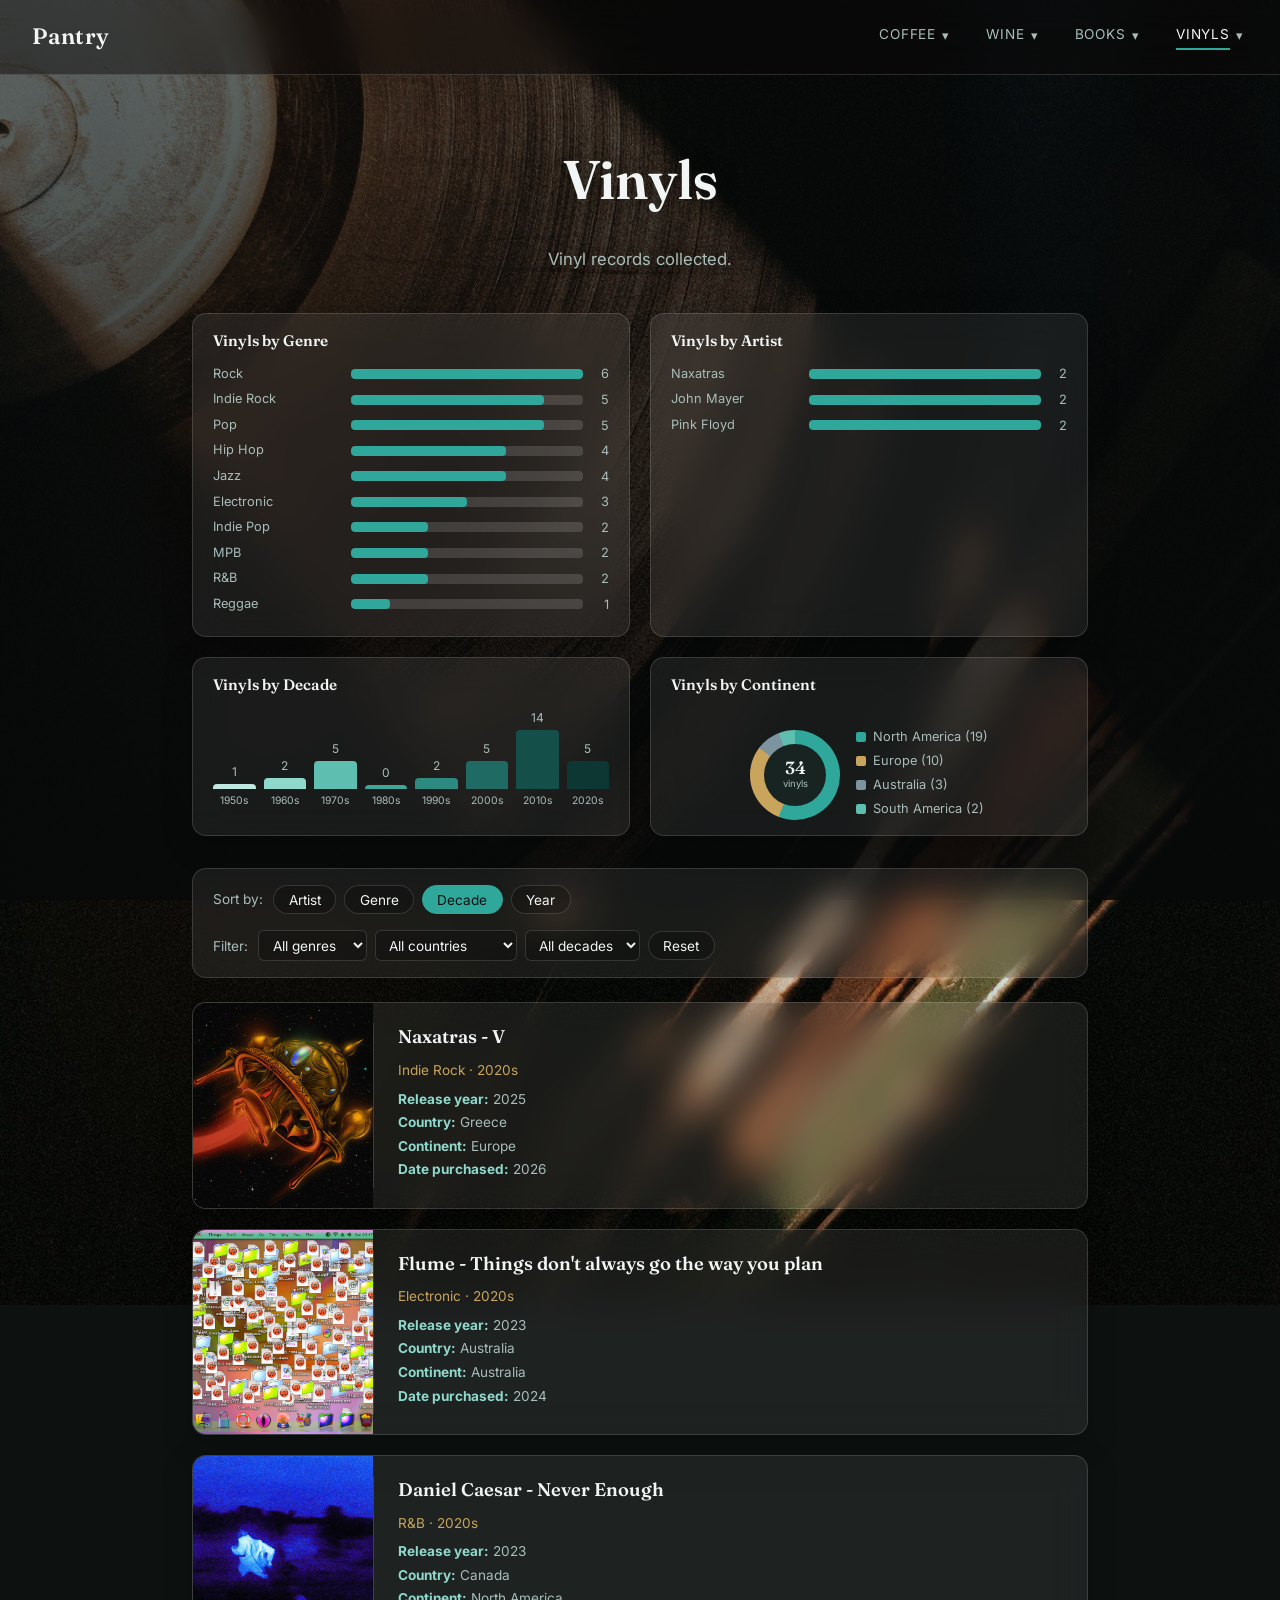
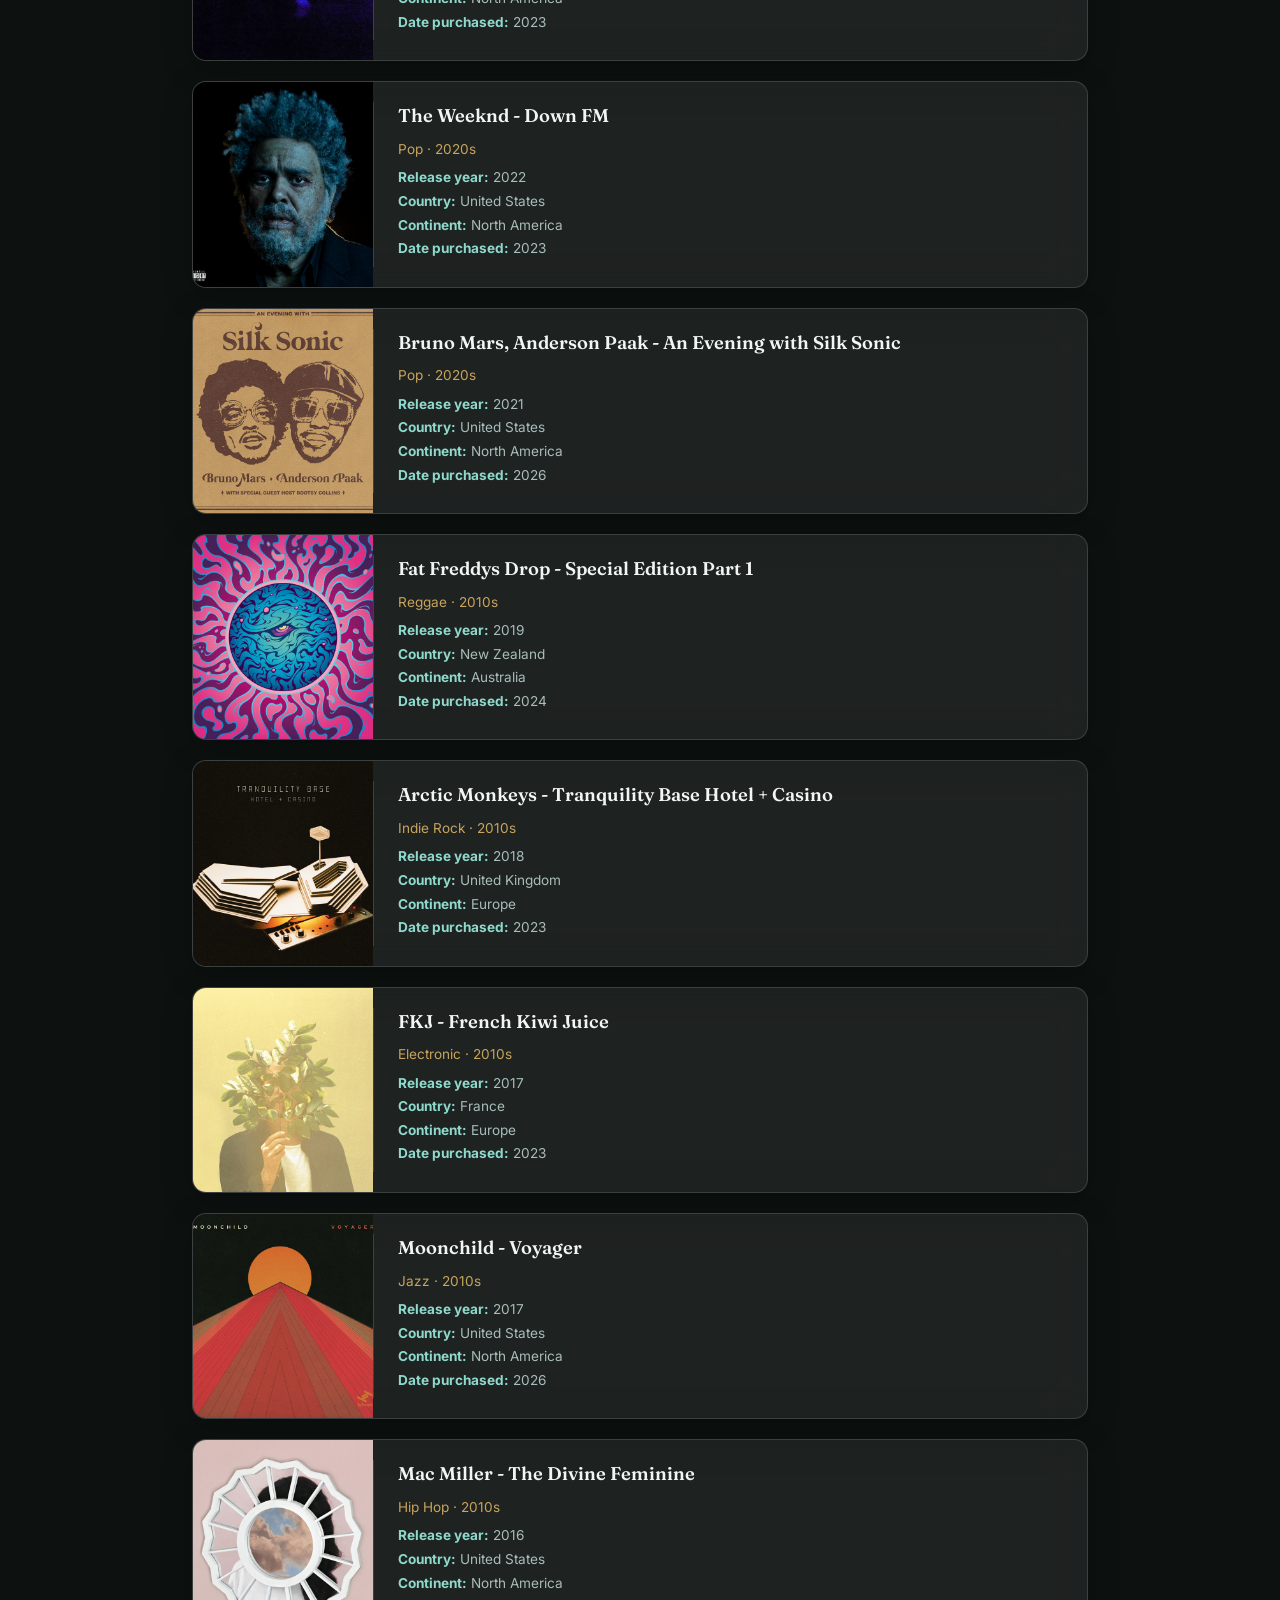
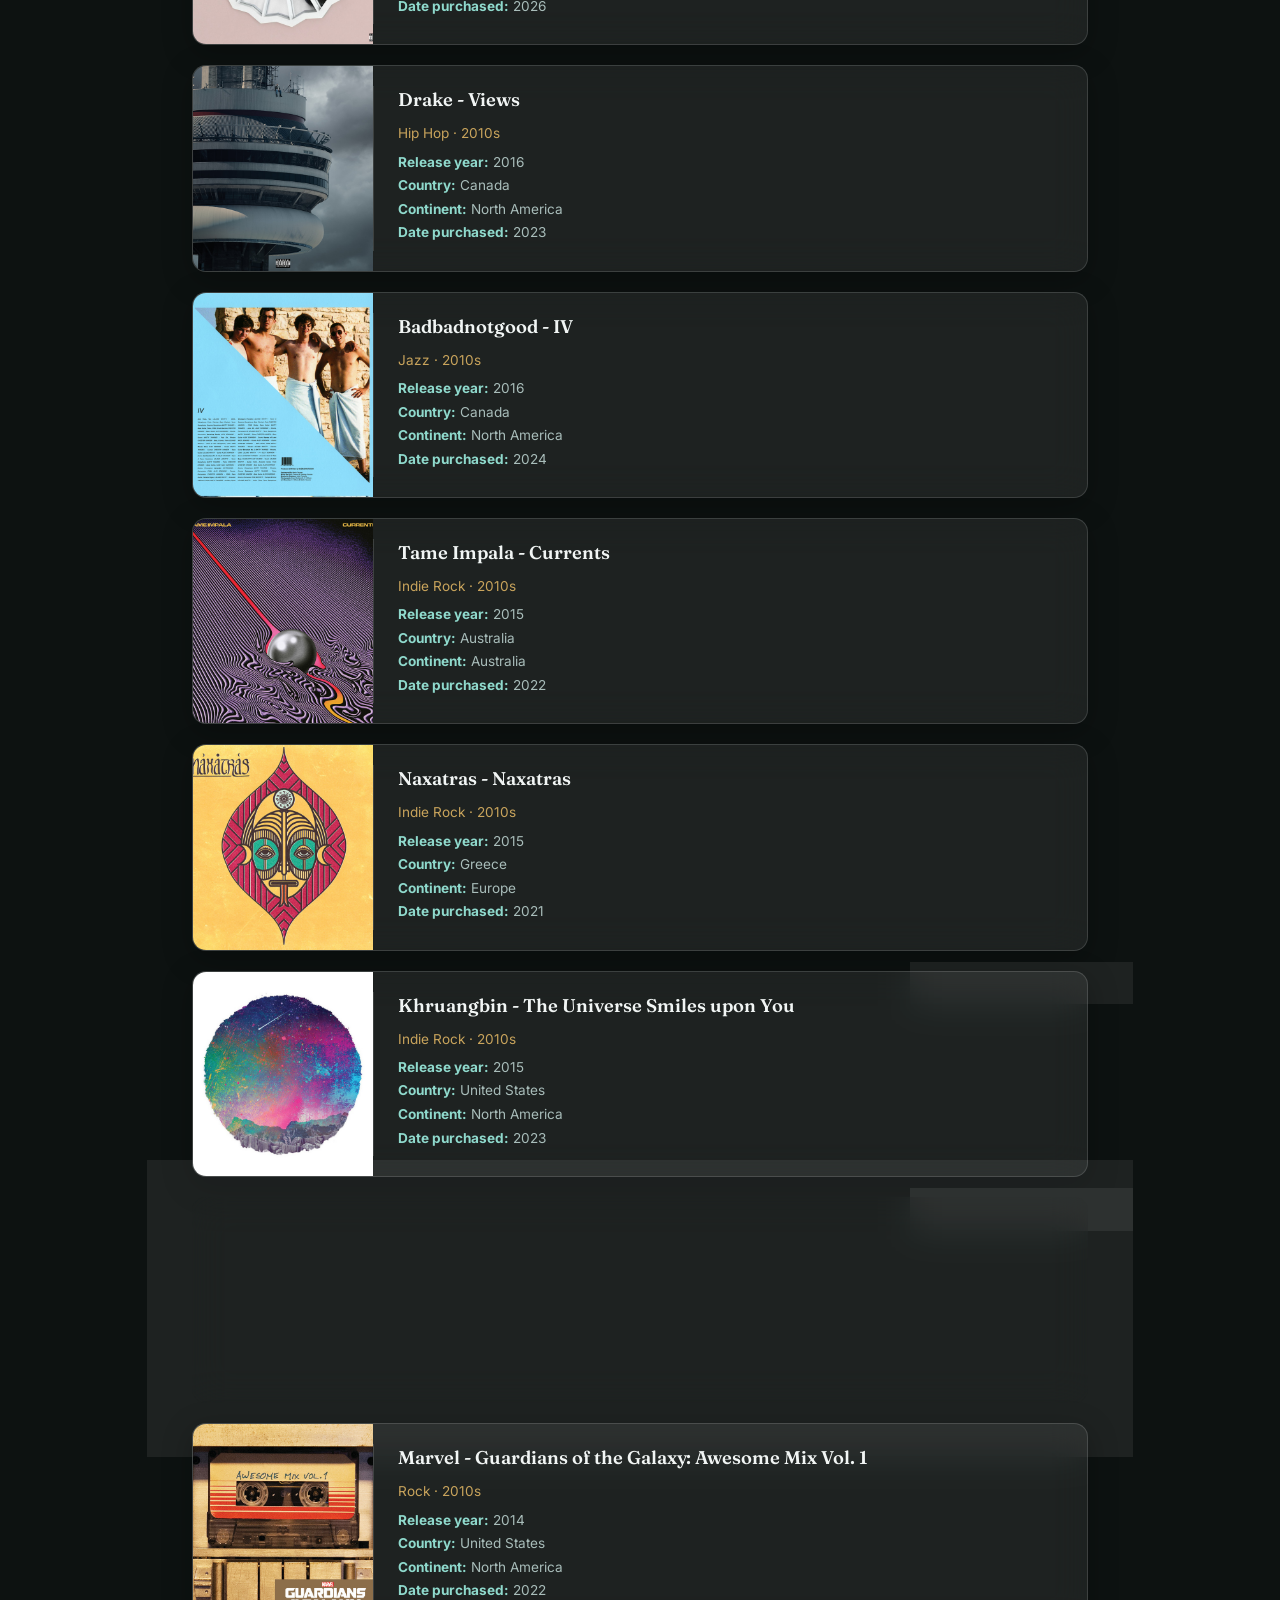
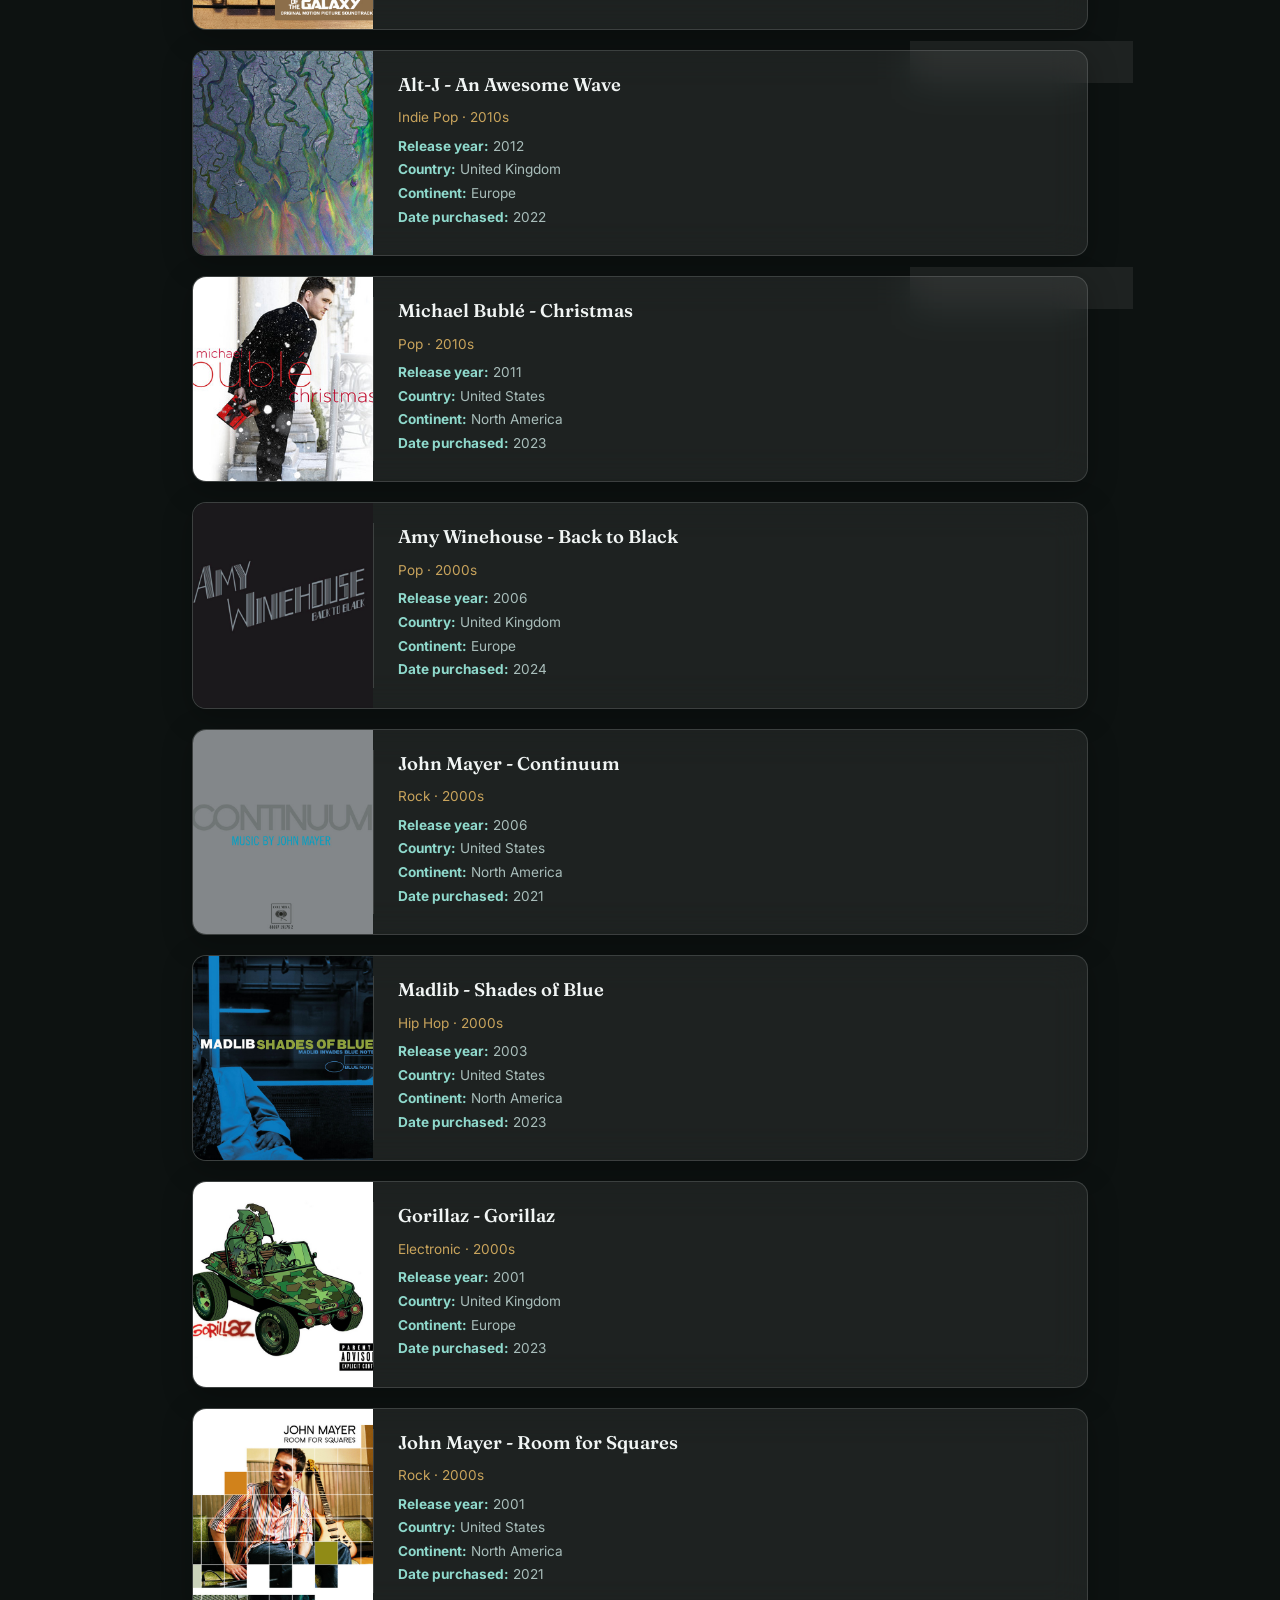
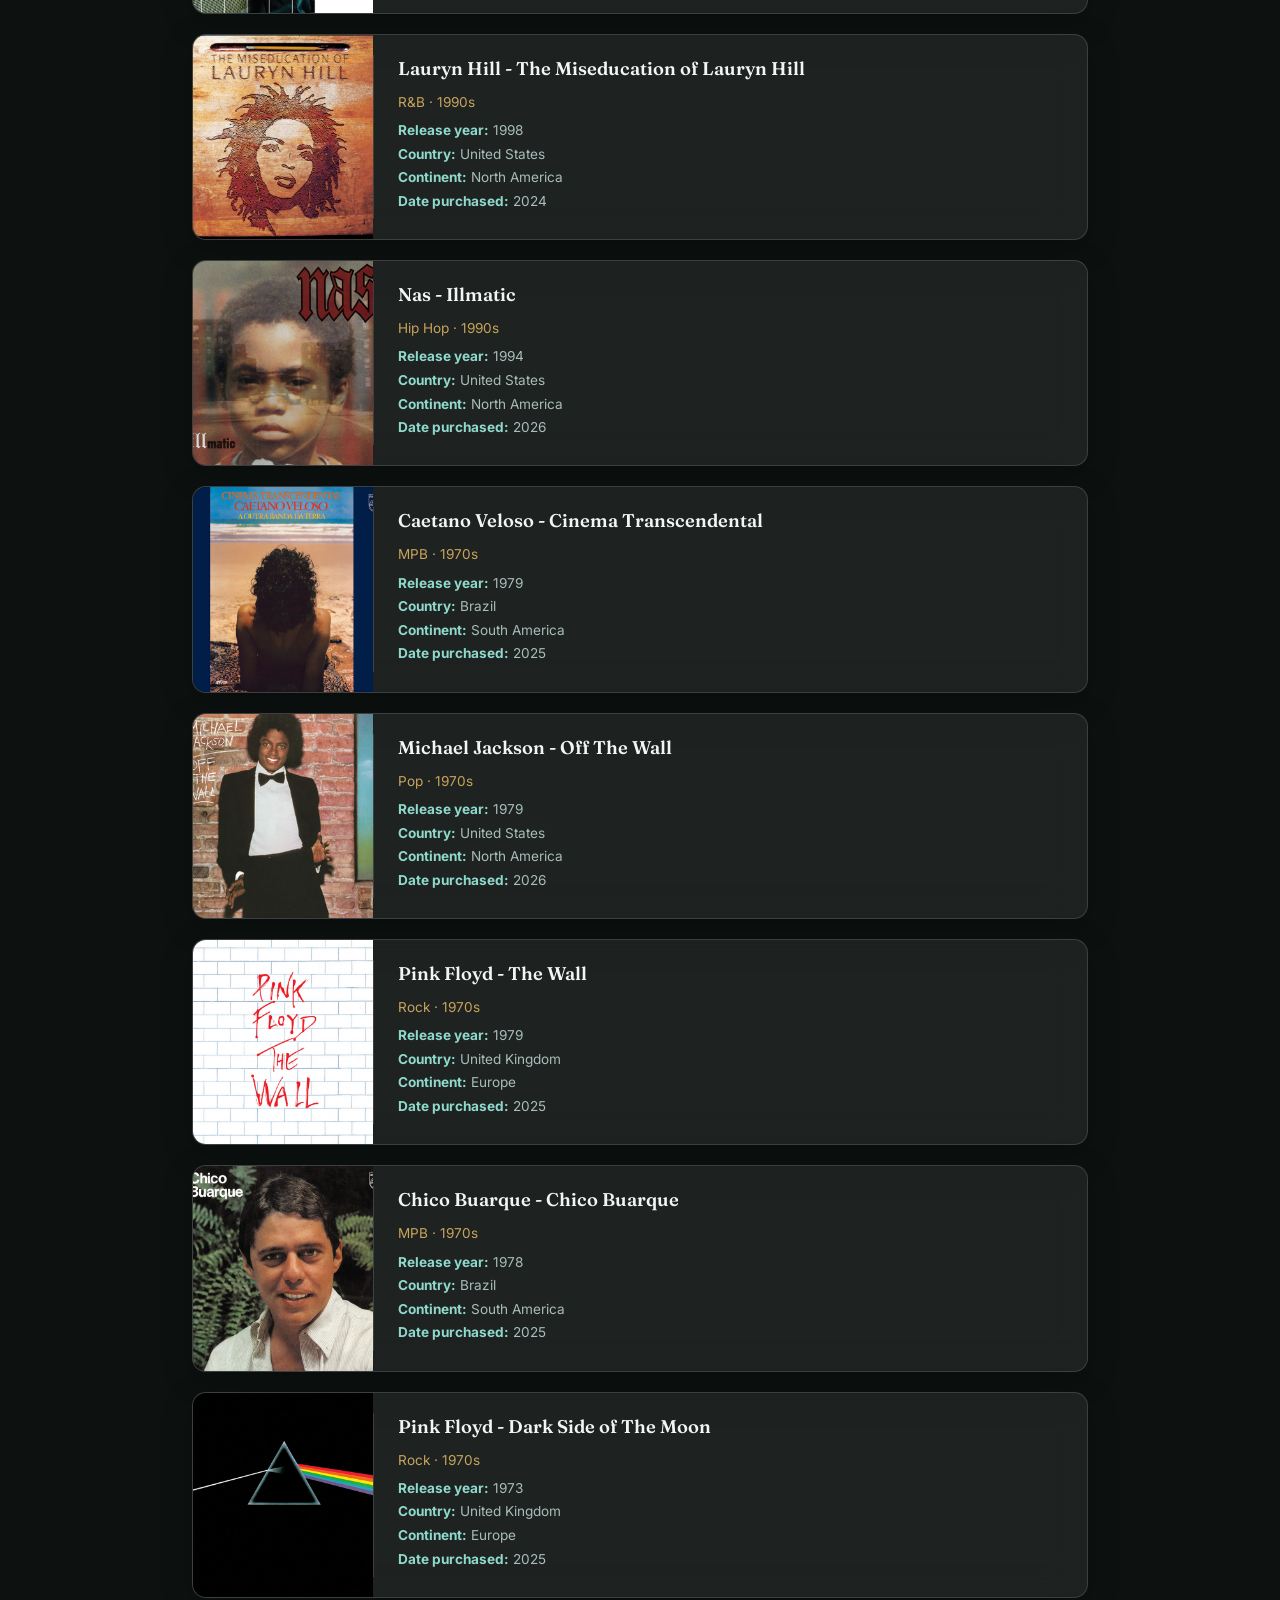
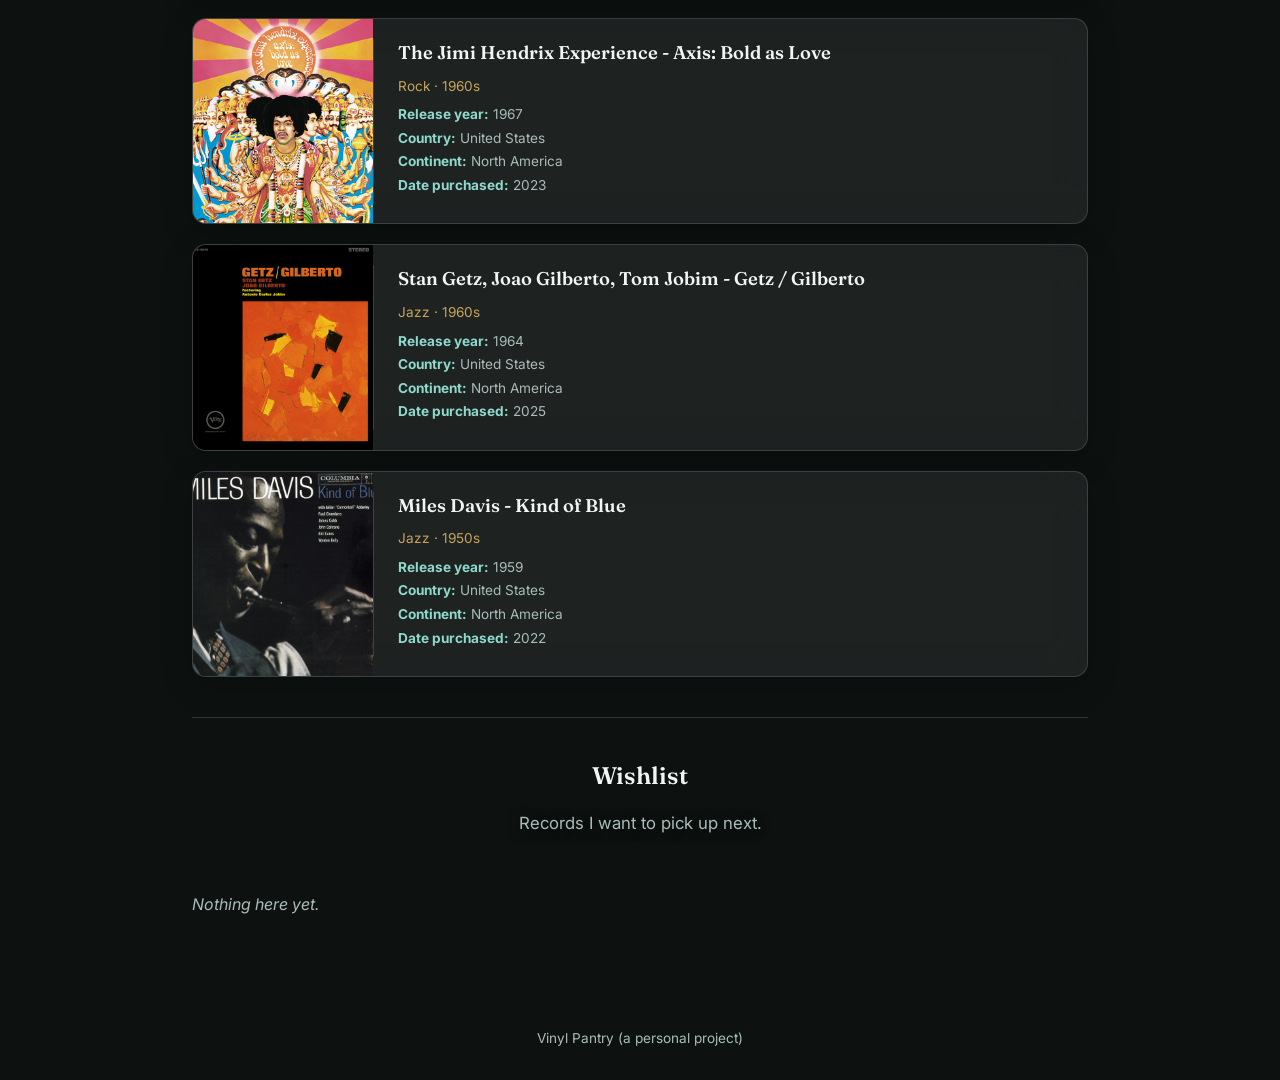
<file: vinyls/index.html>
<!DOCTYPE html>
<html lang="en">
<head>
  <meta charset="UTF-8">
  <meta name="viewport" content="width=device-width, initial-scale=1.0">
  <title>Vinyl Pantry</title>
  <meta name="description" content="A personal archive of vinyl records collected, by genre, artist, decade, and origin.">
  <meta property="og:type" content="website">
  <meta property="og:site_name" content="Vinyl Pantry">
  <meta property="og:title" content="Vinyl Pantry">
  <meta property="og:description" content="A personal archive of vinyl records collected, by genre, artist, decade, and origin.">
  <meta property="og:url" content="https://datameneses.github.io/pantry/vinyls/">
  <meta property="og:image" content="https://datameneses.github.io/pantry/vinyls/images/social-card.jpg">
  <meta property="og:image:width" content="1200">
  <meta property="og:image:height" content="630">
  <meta name="twitter:card" content="summary_large_image">
  <meta name="twitter:title" content="Vinyl Pantry">
  <meta name="twitter:description" content="A personal archive of vinyl records collected, by genre, artist, decade, and origin.">
  <meta name="twitter:image" content="https://datameneses.github.io/pantry/vinyls/images/social-card.jpg">
  <link rel="preconnect" href="https://fonts.googleapis.com">
  <link href="https://fonts.googleapis.com/css2?family=Fraunces:wght@500;600;700&family=Inter:wght@400;500&display=swap" rel="stylesheet">
  <link rel="stylesheet" href="css/style.css">
  <link rel="stylesheet" href="../shared/menu.css">
</head>
<body data-section="vinyls" data-page="vinyls">
  <header class="site-header" data-menu></header>

  <main>
    <h1>Vinyls</h1>
    <p class="page-intro">Vinyl records collected.</p>

    <div class="dashboard" id="vinyls-dashboard"></div>

    <div class="toolbar">
      <div class="toolbar-group">
        <span class="toolbar-label">Sort by:</span>
        <button class="toolbar-btn" data-sort="artist" type="button">Artist</button>
        <button class="toolbar-btn" data-sort="genre" type="button">Genre</button>
        <button class="toolbar-btn active" data-sort="decade" type="button">Decade</button>
        <button class="toolbar-btn" data-sort="year" type="button">Year</button>
      </div>
      <div class="toolbar-group">
        <span class="toolbar-label">Filter:</span>
        <select id="filter-genre"><option value="">All genres</option></select>
        <select id="filter-country"><option value="">All countries</option></select>
        <select id="filter-decade"><option value="">All decades</option></select>
        <button class="toolbar-btn" id="reset-filters" type="button">Reset</button>
      </div>
    </div>

    <div class="card-grid vinyl-grid" id="vinyls-list"></div>

    <hr class="section-divider">

    <h2>Wishlist</h2>
    <p class="page-intro">Records I want to pick up next.</p>
    <div class="wishlist-grid" id="wishlist-list"></div>
  </main>

  <footer class="site-footer">Vinyl Pantry (a personal project)</footer>
  <script src="../shared/menu.js"></script>
  <script src="js/main.js"></script>
  <script>
    const DECADE_ORDER = ["1950s", "1960s", "1970s", "1980s", "1990s", "2000s", "2010s", "2020s"];
    const DECADE_COLORS = {
      "1950s": "#BFE8E0",
      "1960s": "#8FD9CC",
      "1970s": "#5EBFB0",
      "1980s": "#3EA89C",
      "1990s": "#2C8A80",
      "2000s": "#1F6B63",
      "2010s": "#154F49",
      "2020s": "#0D3733"
    };
    const CONTINENT_COLORS = {
      "North America": "var(--color-accent)",
      "Europe": "var(--color-secondary)",
      "South America": "#5EBFB0",
      "Australia": "#7C93A0",
      "Africa": "#8FD9CC",
      "Asia": "#C9714C"
    };

    function decadeRank(decade) {
      const i = DECADE_ORDER.indexOf(decade);
      return i === -1 ? DECADE_ORDER.length : i;
    }

    function countBy(data, keyFn) {
      const counts = {};
      data.forEach((item) => {
        const key = keyFn(item);
        if (!key) return;
        counts[key] = (counts[key] || 0) + 1;
      });
      return counts;
    }

    function renderHBarChart(title, counts) {
      const entries = Object.entries(counts).sort((a, b) => b[1] - a[1]);
      const max = Math.max(...entries.map(([, v]) => v), 1);
      const rows = entries
        .map(([label, value]) => `
          <div class="hbar-row" title="${label}: ${value} record${value === 1 ? "" : "s"}">
            <span class="hbar-label">${t(label)}</span>
            <div class="hbar-track"><div class="hbar-fill" style="width:${(value / max) * 100}%"></div></div>
            <span class="hbar-value">${value}</span>
          </div>
        `)
        .join("");
      return `<div class="dashboard-card"><p class="dashboard-title">${title}</p>${rows}</div>`;
    }

    function renderDecadeChart(counts) {
      const max = Math.max(...DECADE_ORDER.map((d) => counts[d] || 0), 1);
      const cols = DECADE_ORDER
        .map((decade) => {
          const value = counts[decade] || 0;
          const heightPct = value ? (value / max) * 100 : 2;
          return `
            <div class="vbar-col" title="${decade}: ${value} record${value === 1 ? "" : "s"}">
              <div class="vbar-bar-area">
                <span class="vbar-value">${value}</span>
                <div class="vbar-fill" style="height:${heightPct}%; background:${DECADE_COLORS[decade]}"></div>
              </div>
              <span class="vbar-label">${decade}</span>
            </div>
          `;
        })
        .join("");
      return `<div class="dashboard-card"><p class="dashboard-title">${t("Vinyls by Decade")}</p><div class="vbar-chart">${cols}</div></div>`;
    }

    function renderContinentDonut(counts) {
      const order = Object.keys(counts).sort((a, b) => counts[b] - counts[a]);
      const total = order.reduce((sum, key) => sum + counts[key], 0) || 1;
      let cumulative = 0;
      const segments = order
        .map((key) => {
          const value = counts[key];
          const pct = (value / total) * 100;
          const color = CONTINENT_COLORS[key] || "var(--color-text-soft)";
          const segment = `${color} ${cumulative}% ${cumulative + pct}%`;
          cumulative += pct;
          return segment;
        })
        .join(", ");
      const legend = order
        .map((key) => `<li><span class="swatch" style="background:${CONTINENT_COLORS[key] || "var(--color-text-soft)"}"></span>${t(key)} (${counts[key]})</li>`)
        .join("");
      return `
        <div class="dashboard-card">
          <p class="dashboard-title">${t("Vinyls by Continent")}</p>
          <div class="donut-wrap">
            <div class="donut" style="background: conic-gradient(${segments})">
              <div class="donut-hole"><span>${total}</span><small>${t("vinyls")}</small></div>
            </div>
            <ul class="donut-legend">${legend}</ul>
          </div>
        </div>
      `;
    }

    function renderDashboard(data) {
      const byGenre = countBy(data, (v) => v.genre);
      const byArtist = countBy(data, (v) => v.artist);
      const byArtistRepeat = Object.fromEntries(Object.entries(byArtist).filter(([, count]) => count > 1));
      const byDecade = countBy(data, (v) => v.decade);
      const byContinent = countBy(data, (v) => v.origin && v.origin.continent);

      document.getElementById("vinyls-dashboard").innerHTML =
        renderHBarChart(t("Vinyls by Genre"), byGenre) +
        renderHBarChart(t("Vinyls by Artist"), byArtistRepeat) +
        renderDecadeChart(byDecade) +
        renderContinentDonut(byContinent);
    }

    function field(label, value) {
      return value ? `<li><strong>${t(label)}:</strong> ${value}</li>` : "";
    }

    function vinylTemplate(item) {
      return `
        <article class="card vinyl-card">
          <div class="vinyl-image">
            ${item.image ? `<img src="${item.image}" alt="${item.name}">` : ""}
          </div>
          <div class="vinyl-separator"></div>
          <div class="vinyl-details">
            <h3>${[item.artist, item.name].filter(Boolean).join(" - ")}</h3>
            <p class="card-meta">${t(item.genre)} · ${item.decade}</p>
            <ul class="spec-list">
              ${field("Release year", item.releaseYear)}
              ${field("Country", item.origin && item.origin.country)}
              ${field("Continent", item.origin && t(item.origin.continent))}
              ${field("Date purchased", item.datePurchased)}
            </ul>
          </div>
        </article>
      `;
    }

    let vinylsData = [];
    let currentSort = "decade";
    let currentGenre = "";
    let currentCountry = "";
    let currentDecade = "";

    function applyAndRender() {
      let list = vinylsData.slice();

      if (currentGenre) list = list.filter((v) => v.genre === currentGenre);
      if (currentCountry) list = list.filter((v) => v.origin && v.origin.country === currentCountry);
      if (currentDecade) list = list.filter((v) => v.decade === currentDecade);

      if (currentSort === "artist") {
        list.sort((a, b) => (a.artist || "").localeCompare(b.artist || ""));
      } else if (currentSort === "genre") {
        list.sort((a, b) => (a.genre || "").localeCompare(b.genre || ""));
      } else if (currentSort === "decade") {
        list.sort((a, b) => decadeRank(b.decade) - decadeRank(a.decade) || b.releaseYear - a.releaseYear);
      } else if (currentSort === "year") {
        list.sort((a, b) => b.releaseYear - a.releaseYear);
      }

      const container = document.getElementById("vinyls-list");
      container.innerHTML = list.length
        ? list.map(vinylTemplate).join("")
        : `<p class="empty-state">${t("No vinyls match these filters.")}</p>`;
    }

    function populateSelect(id, values) {
      const select = document.getElementById(id);
      values.forEach((v) => {
        const opt = document.createElement("option");
        opt.value = v;
        opt.textContent = v;
        select.appendChild(opt);
      });
    }

    fetch("data/vinyls.json")
      .then((res) => res.json())
      .then((data) => {
        vinylsData = data;

        const genres = [...new Set(data.map((v) => v.genre).filter(Boolean))].sort();
        const countries = [...new Set(data.map((v) => v.origin && v.origin.country).filter(Boolean))].sort();
        const decadesPresent = DECADE_ORDER.filter((d) => data.some((v) => v.decade === d));

        populateSelect("filter-genre", genres);
        populateSelect("filter-country", countries);
        populateSelect("filter-decade", decadesPresent);

        renderDashboard(data);
        applyAndRender();
      })
      .catch((err) => {
        console.error("Failed to load data/vinyls.json", err);
        document.getElementById("vinyls-list").innerHTML =
          `<p class="empty-state">${t("Could not load data. If you're viewing this via file://, try running a local server (e.g. <code>python3 -m http.server</code>) instead.")}</p>`;
      });

    document.querySelectorAll(".toolbar-btn[data-sort]").forEach((btn) => {
      btn.addEventListener("click", () => {
        currentSort = btn.dataset.sort;
        document.querySelectorAll(".toolbar-btn[data-sort]").forEach((b) => b.classList.remove("active"));
        btn.classList.add("active");
        applyAndRender();
      });
    });

    document.getElementById("filter-genre").addEventListener("change", (e) => {
      currentGenre = e.target.value;
      applyAndRender();
    });
    document.getElementById("filter-country").addEventListener("change", (e) => {
      currentCountry = e.target.value;
      applyAndRender();
    });
    document.getElementById("filter-decade").addEventListener("change", (e) => {
      currentDecade = e.target.value;
      applyAndRender();
    });

    document.getElementById("reset-filters").addEventListener("click", () => {
      currentSort = "decade";
      currentGenre = "";
      currentCountry = "";
      currentDecade = "";
      document.getElementById("filter-genre").value = "";
      document.getElementById("filter-country").value = "";
      document.getElementById("filter-decade").value = "";
      document.querySelectorAll(".toolbar-btn[data-sort]").forEach((b) => b.classList.remove("active"));
      document.querySelector('.toolbar-btn[data-sort="decade"]').classList.add("active");
      applyAndRender();
    });

    loadAndRender("data/wishlist.json", "wishlist-list", (item) => {
      const label = [item.artist, item.name].filter(Boolean).join(": ");
      const content = item.url
        ? `<a href="${item.url}" target="_blank" rel="noopener">${label}</a>`
        : label;
      return `<article class="card wishlist-card">${content}</article>`;
    });
  </script>
</body>
</html>
</file>
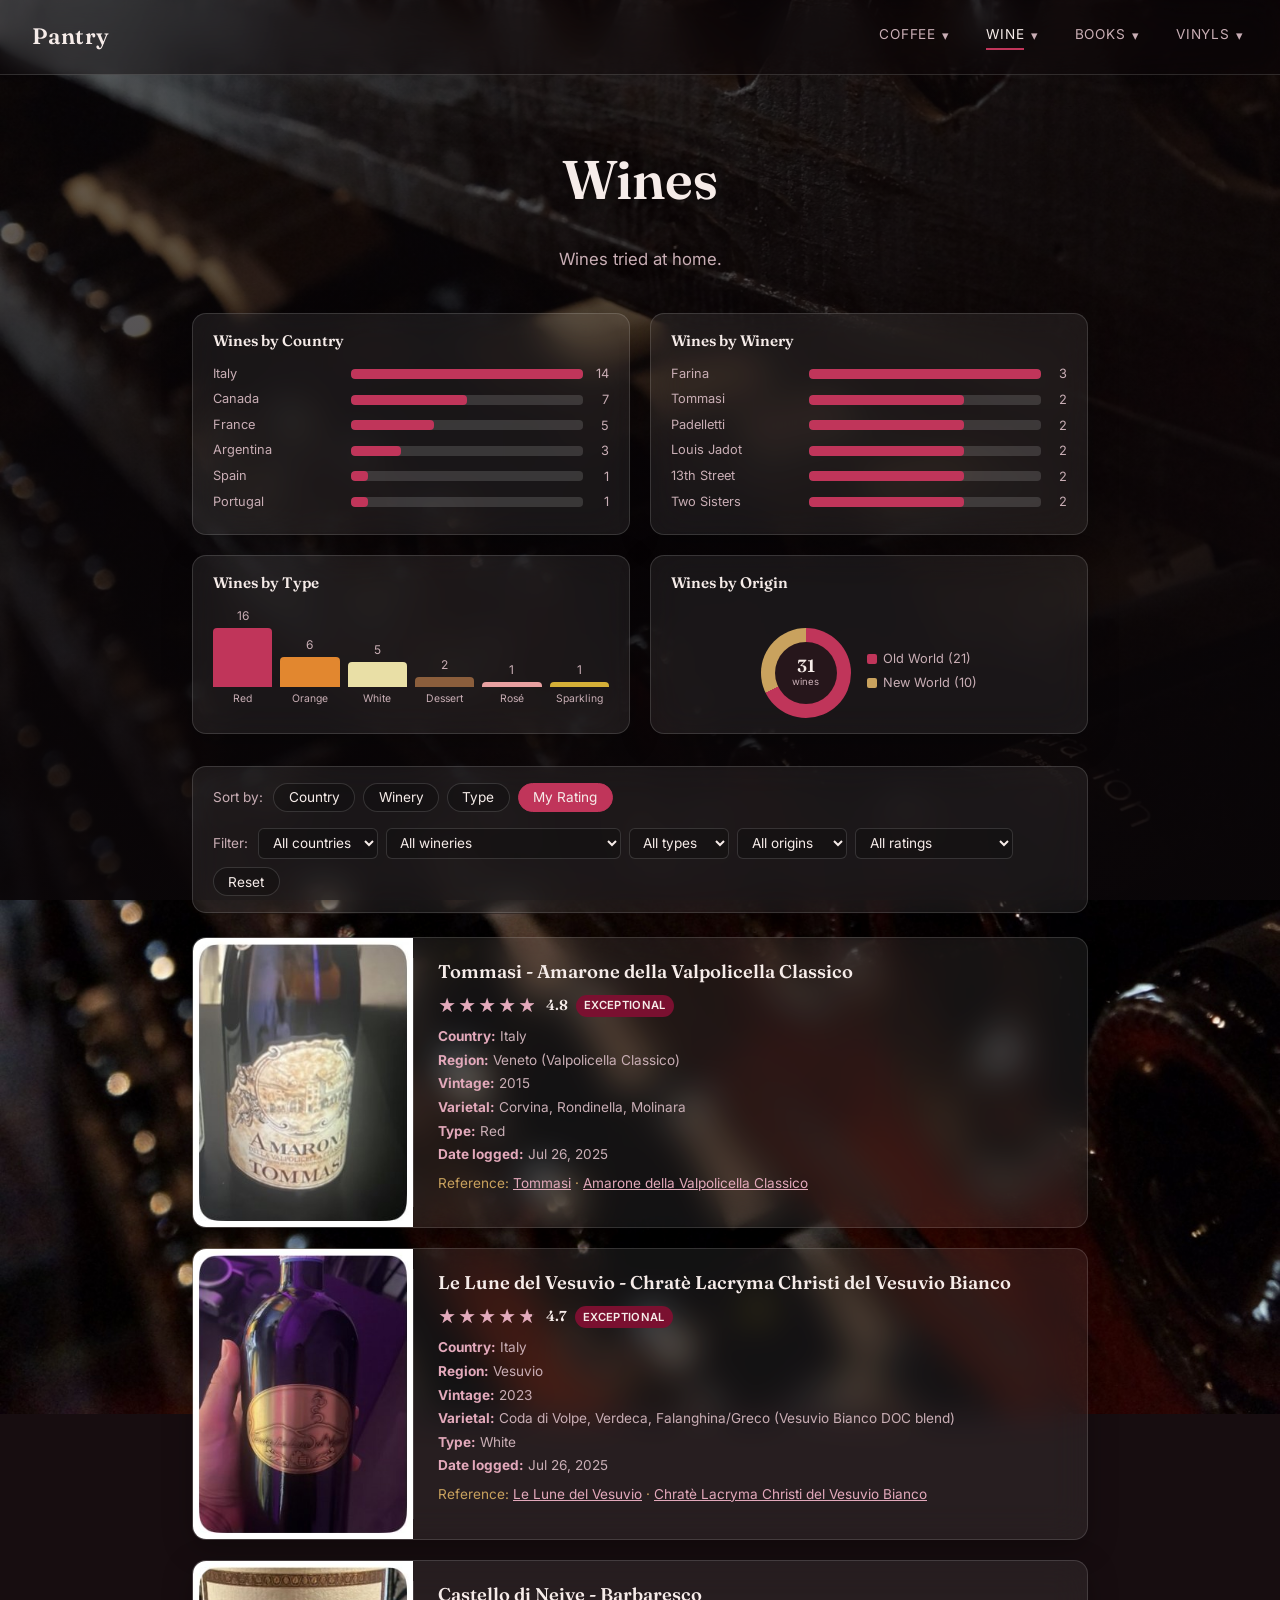
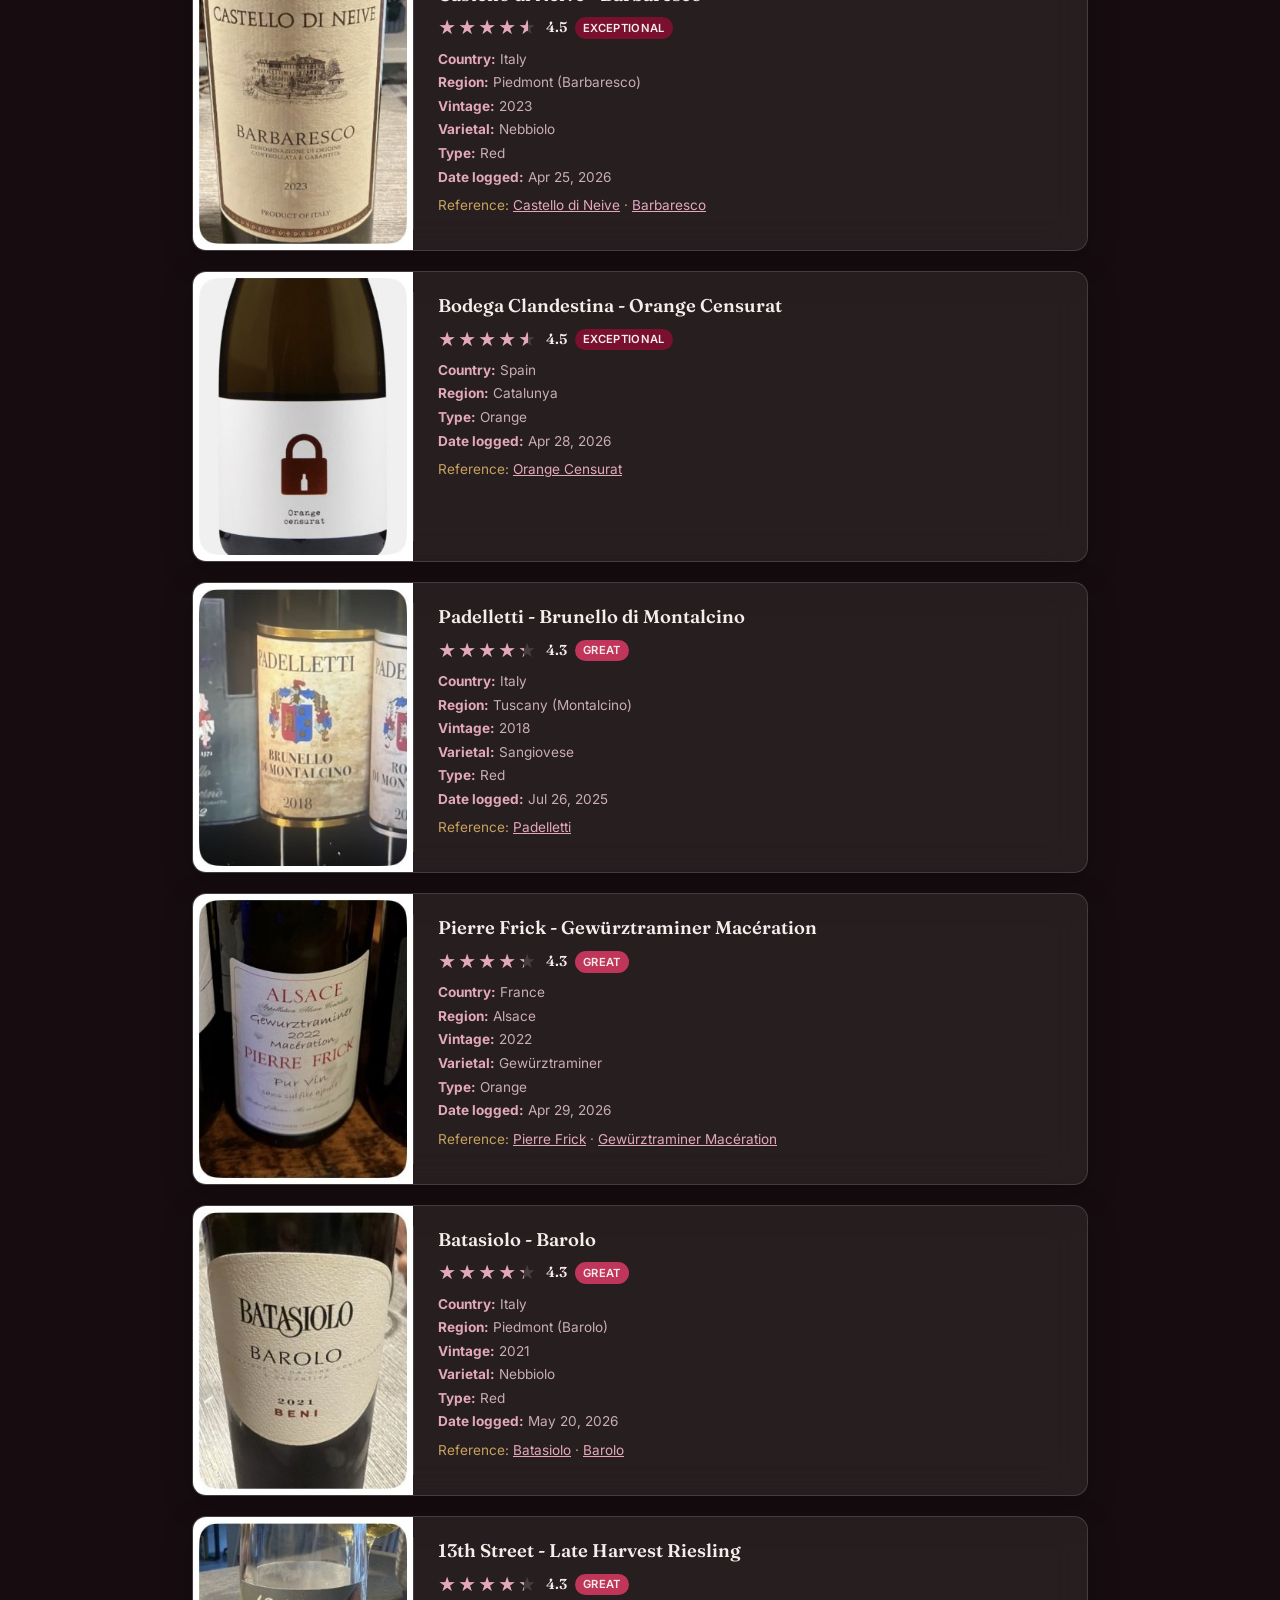
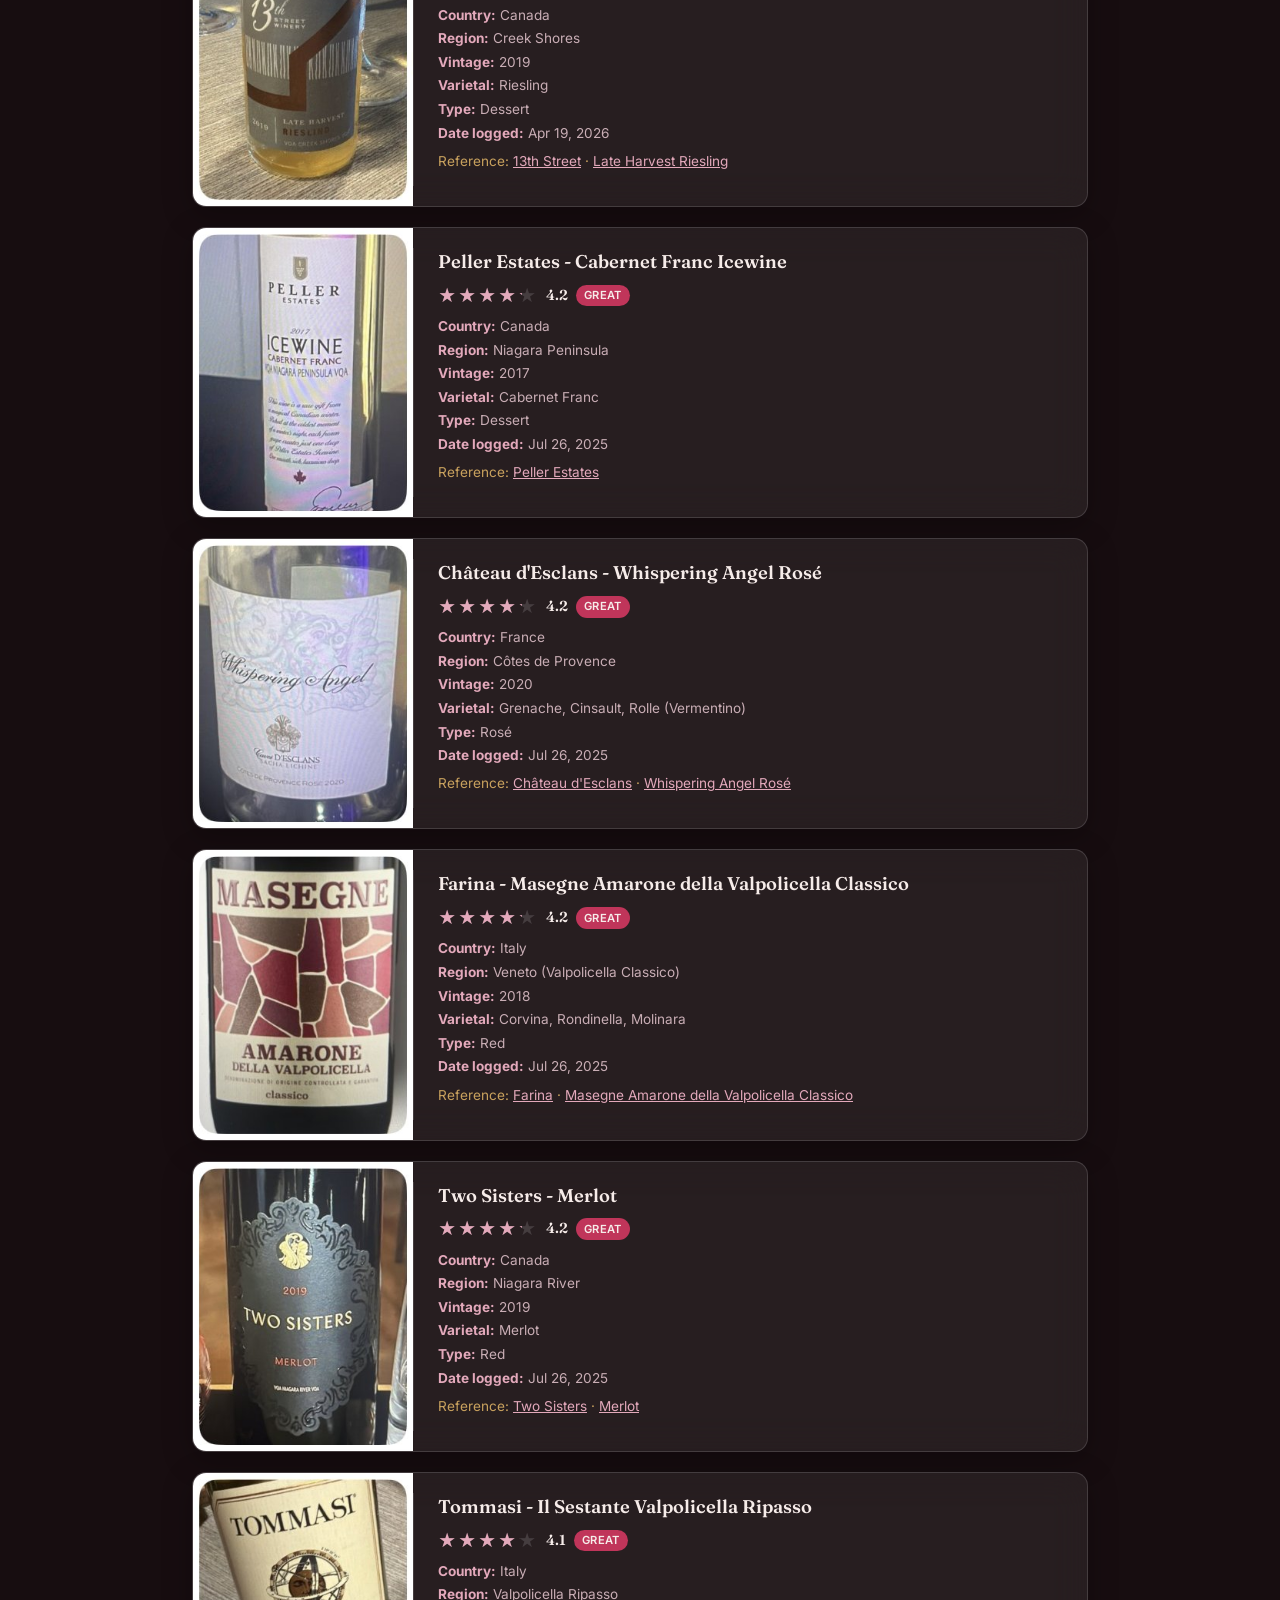
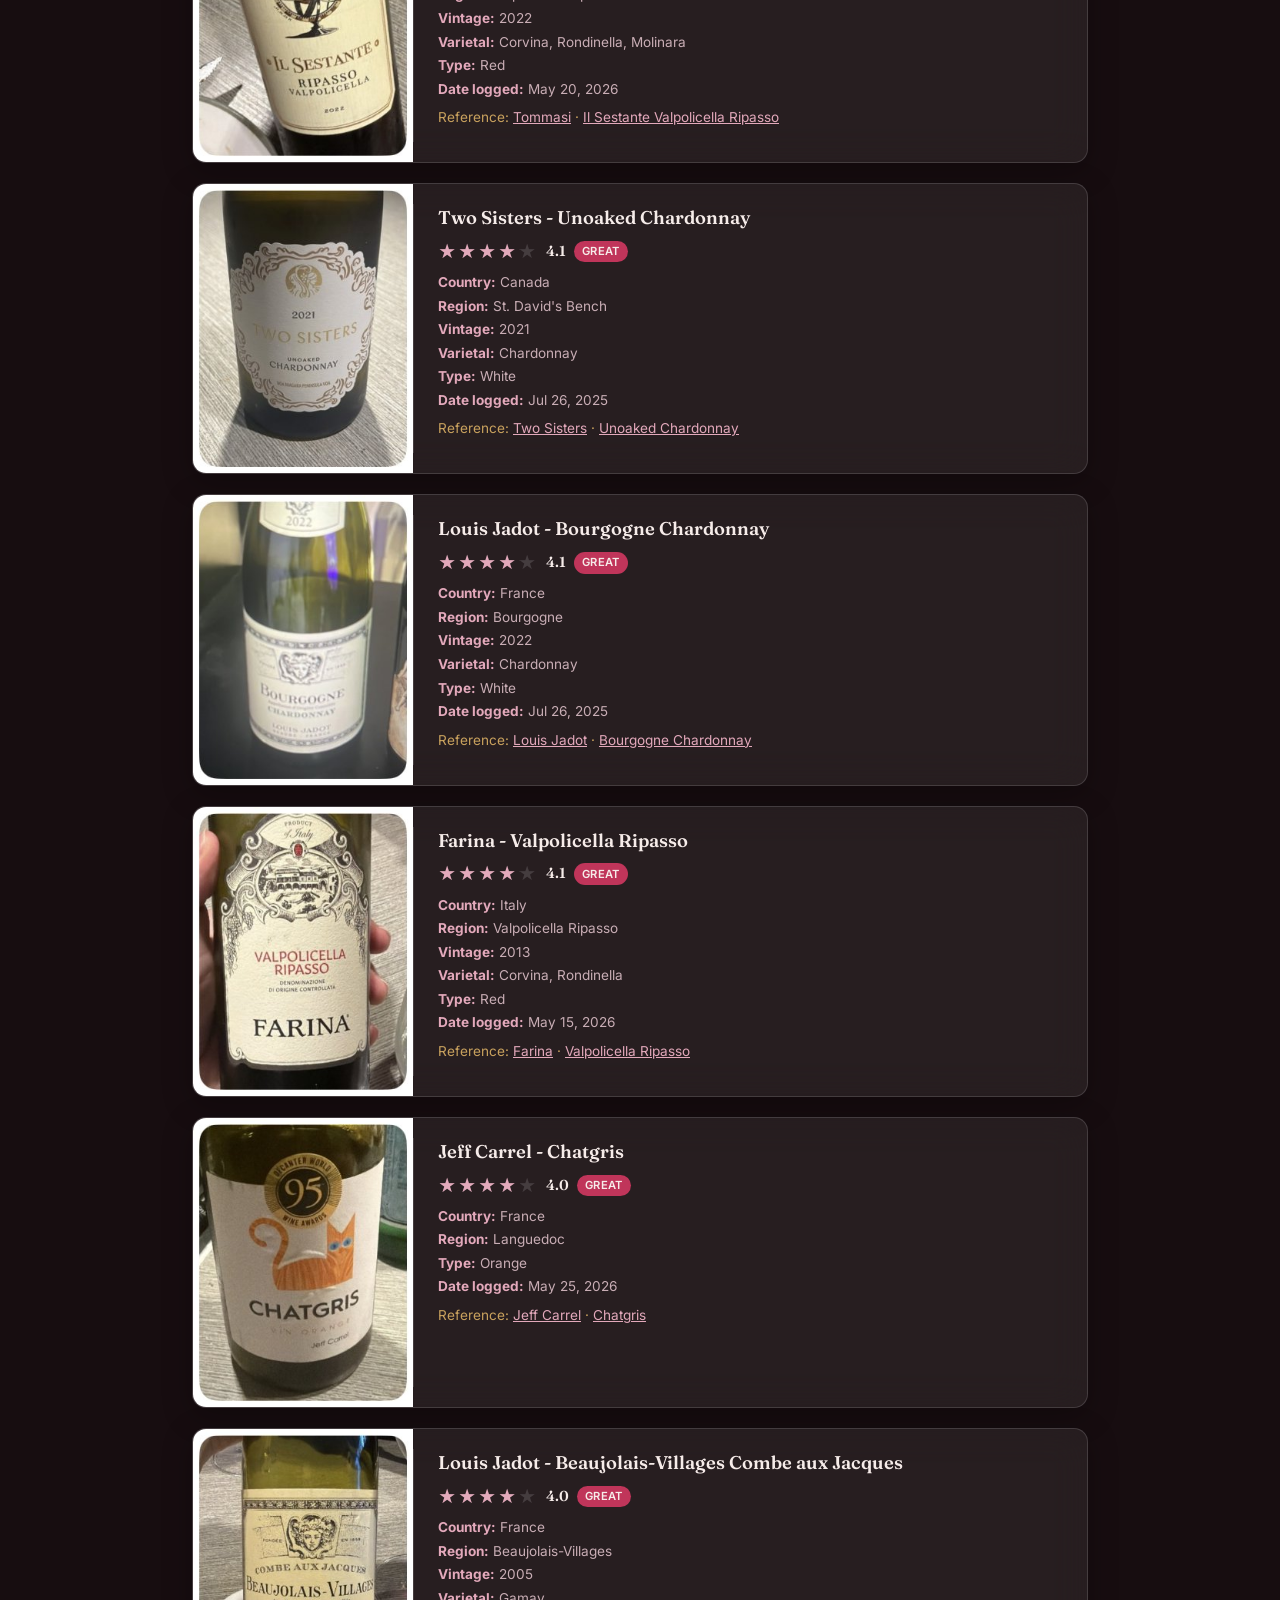
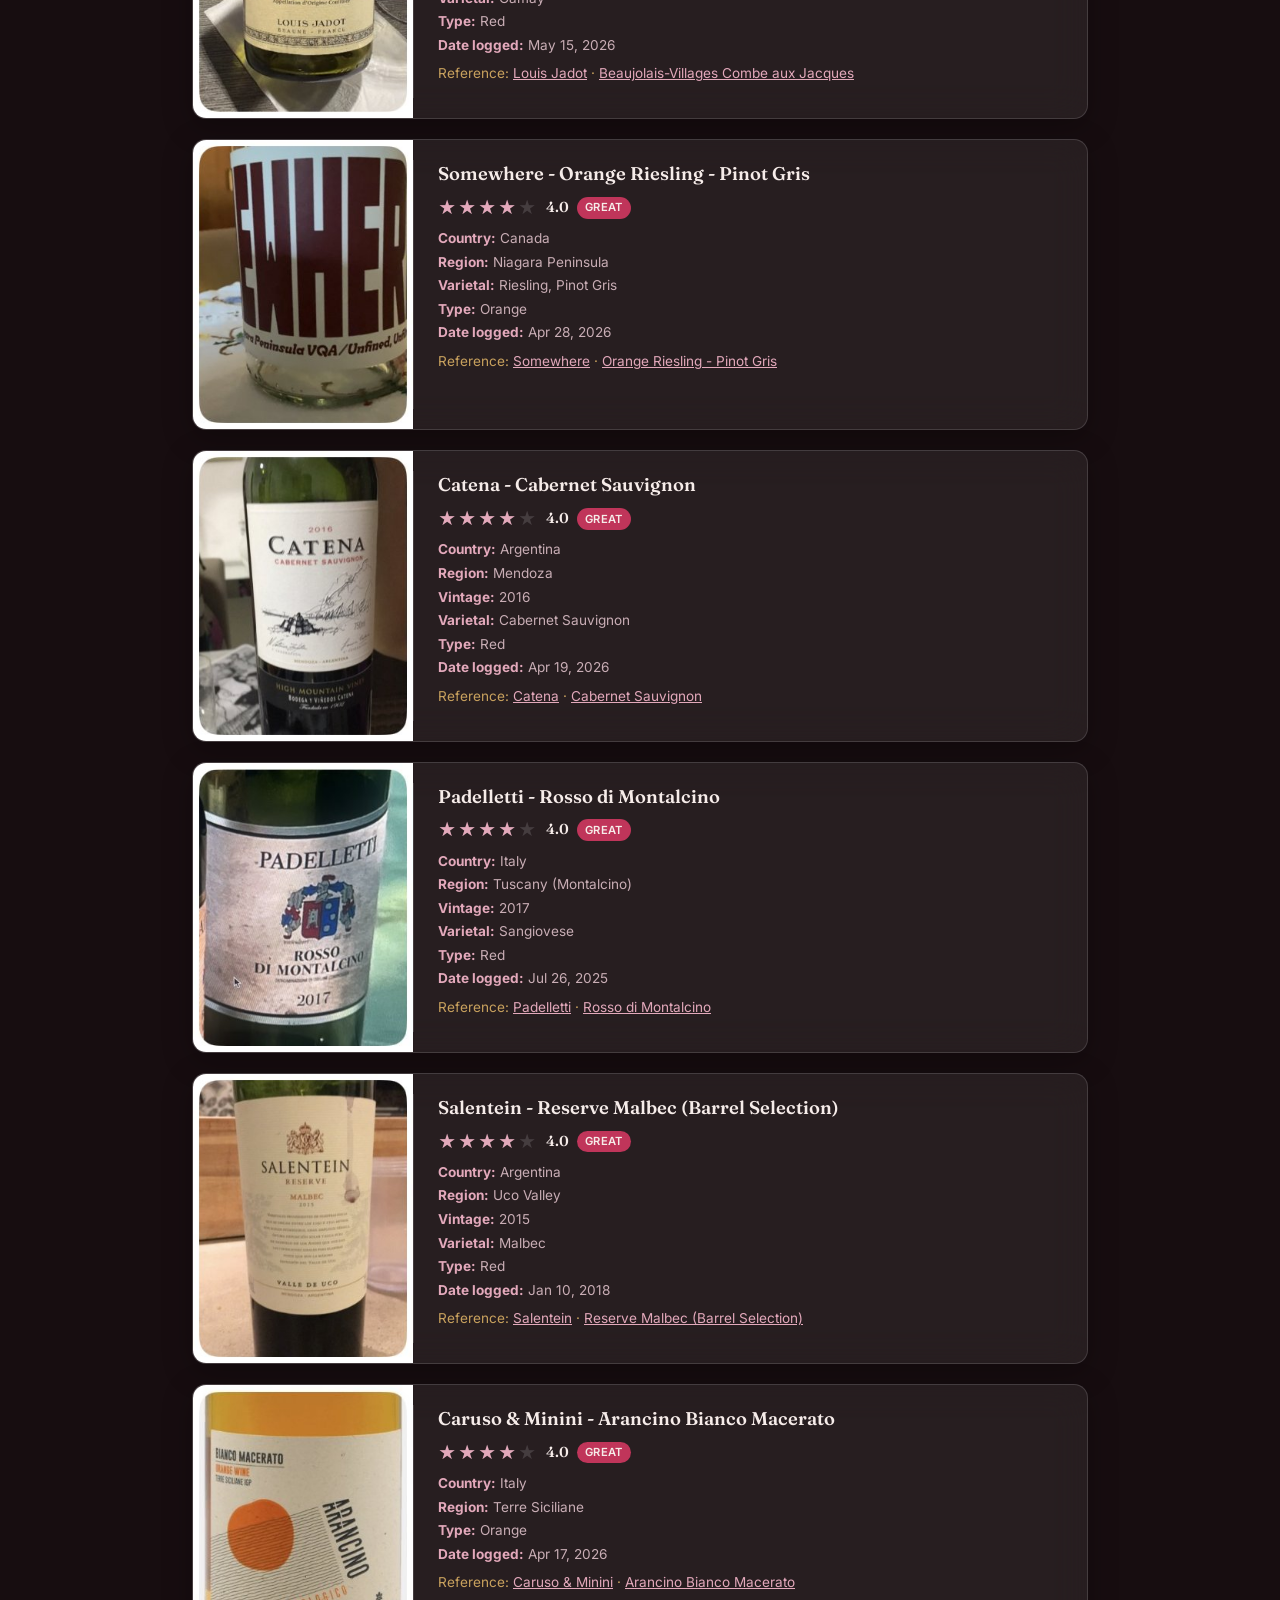
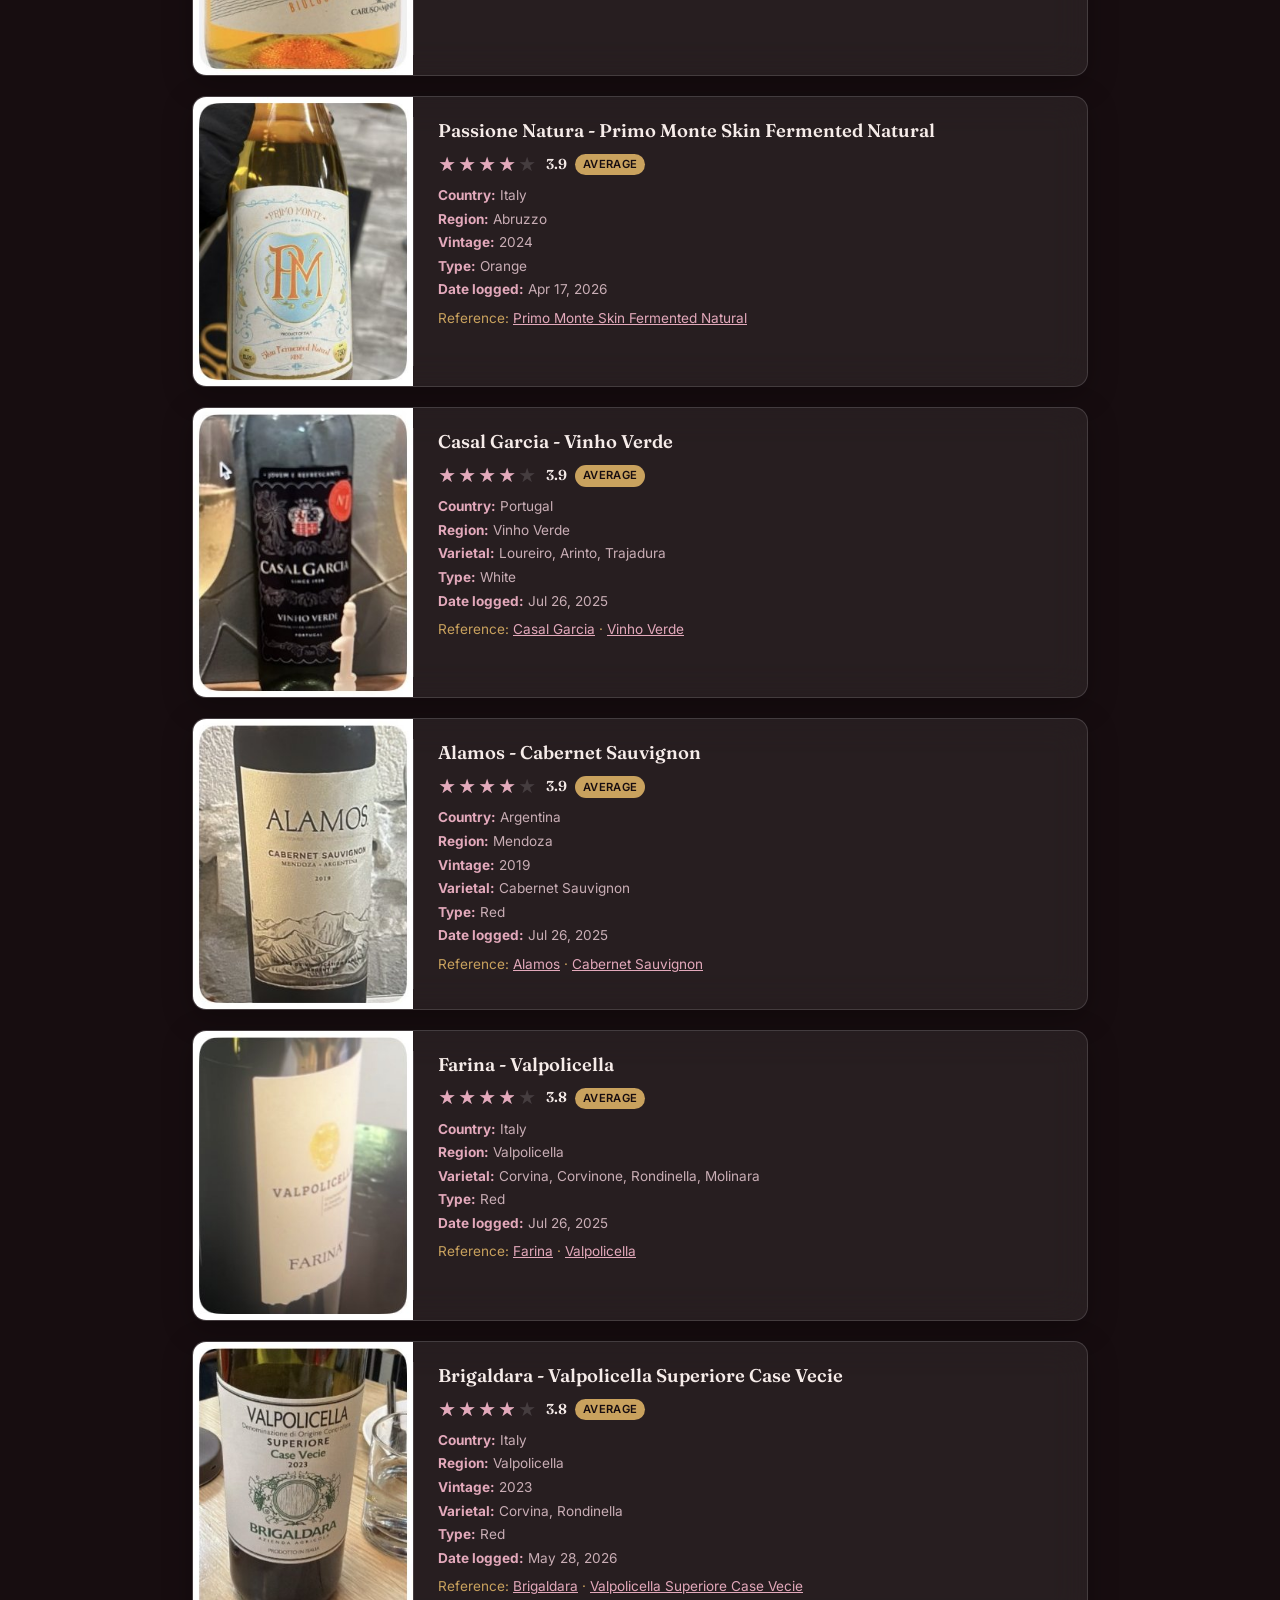
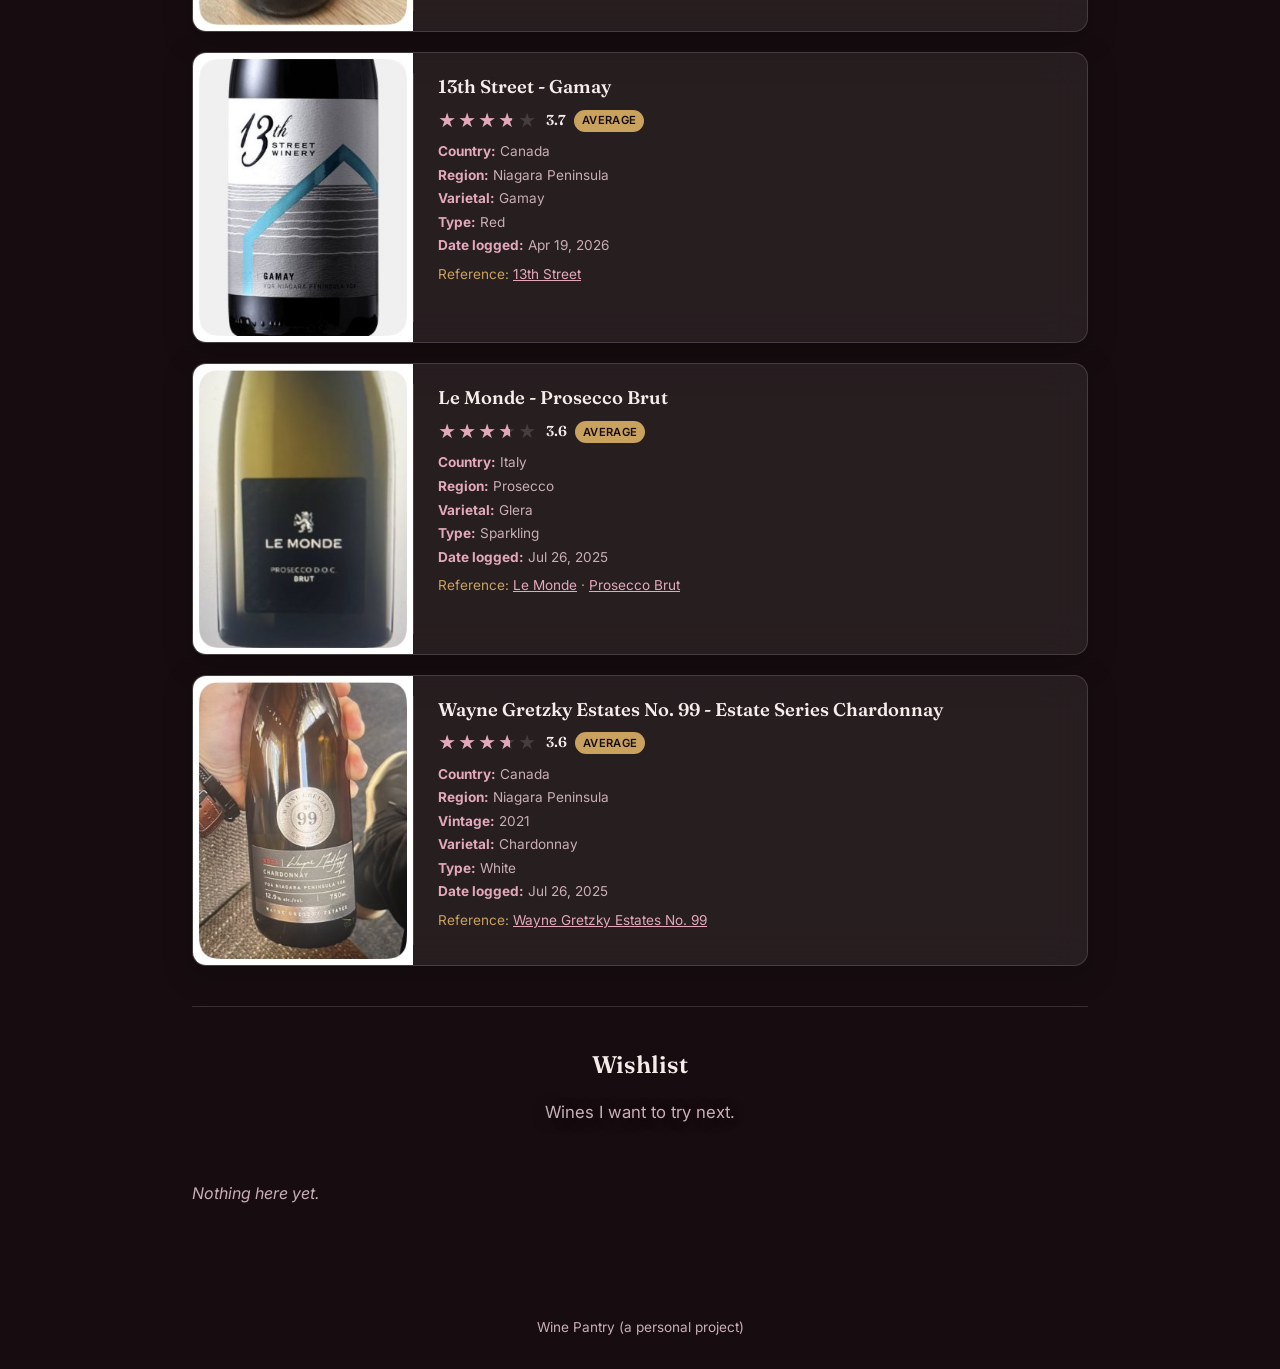
<file: wine/index.html>
<!DOCTYPE html>
<html lang="en">
<head>
  <meta charset="UTF-8">
  <meta name="viewport" content="width=device-width, initial-scale=1.0">
  <title>Wine Pantry</title>
  <meta name="description" content="A personal archive of wines tried at home, tasting notes, and a wishlist of what's next.">
  <meta property="og:type" content="website">
  <meta property="og:site_name" content="Wine Pantry">
  <meta property="og:title" content="Wine Pantry">
  <meta property="og:description" content="A personal archive of wines tried at home, tasting notes, and a wishlist of what's next.">
  <meta property="og:url" content="https://datameneses.github.io/pantry/wine/">
  <meta property="og:image" content="https://datameneses.github.io/pantry/wine/images/social-card.jpg">
  <meta property="og:image:width" content="1200">
  <meta property="og:image:height" content="630">
  <meta name="twitter:card" content="summary_large_image">
  <meta name="twitter:title" content="Wine Pantry">
  <meta name="twitter:description" content="A personal archive of wines tried at home, tasting notes, and a wishlist of what's next.">
  <meta name="twitter:image" content="https://datameneses.github.io/pantry/wine/images/social-card.jpg">
  <link rel="preconnect" href="https://fonts.googleapis.com">
  <link href="https://fonts.googleapis.com/css2?family=Fraunces:wght@500;600;700&family=Inter:wght@400;500&display=swap" rel="stylesheet">
  <link rel="stylesheet" href="css/style.css">
  <link rel="stylesheet" href="../shared/menu.css">
</head>
<body data-section="wine" data-page="wines">
  <header class="site-header" data-menu></header>

  <main>
    <h1>Wines</h1>
    <p class="page-intro">Wines tried at home.</p>

    <div class="dashboard" id="wines-dashboard"></div>

    <div class="toolbar">
      <div class="toolbar-group">
        <span class="toolbar-label">Sort by:</span>
        <button class="toolbar-btn" data-sort="country" type="button">Country</button>
        <button class="toolbar-btn" data-sort="winery" type="button">Winery</button>
        <button class="toolbar-btn" data-sort="type" type="button">Type</button>
        <button class="toolbar-btn active" data-sort="rating" type="button">My Rating</button>
      </div>
      <div class="toolbar-group">
        <span class="toolbar-label">Filter:</span>
        <select id="filter-country"><option value="">All countries</option></select>
        <select id="filter-winery"><option value="">All wineries</option></select>
        <select id="filter-type"><option value="">All types</option></select>
        <select id="filter-world">
          <option value="">All origins</option>
          <option value="Old World">Old World</option>
          <option value="New World">New World</option>
        </select>
        <select id="filter-rating">
          <option value="">All ratings</option>
          <option value="exceptional">Exceptional (4.5+)</option>
          <option value="great">Great (4.0–4.4)</option>
          <option value="average">Average (3.6–3.9)</option>
          <option value="low">Low (≤3.5)</option>
          <option value="unrated">Not yet rated</option>
        </select>
        <button class="toolbar-btn" id="reset-filters" type="button">Reset</button>
      </div>
    </div>

    <div class="card-grid wine-grid" id="wines-list"></div>

    <hr class="section-divider">

    <h2>Wishlist</h2>
    <p class="page-intro">Wines I want to try next.</p>
    <div class="wishlist-grid" id="wishlist-list"></div>
  </main>

  <footer class="site-footer">Wine Pantry (a personal project)</footer>
  <script src="../shared/menu.js"></script>
  <script src="js/main.js"></script>
  <script>
    const TYPE_ORDER = ["White", "Orange", "Rosé", "Red", "Sparkling", "Dessert"];
    const TYPE_COLORS = {
      "White": "#E9DFA6",
      "Orange": "#E2872F",
      "Rosé": "#E8A0A0",
      "Red": "#C0355A",
      "Sparkling": "#D4AF37",
      "Dessert": "#8B5E3C"
    };

    function typeRank(type) {
      const i = TYPE_ORDER.indexOf(type);
      return i === -1 ? TYPE_ORDER.length : i;
    }

    function countBy(data, keyFn) {
      const counts = {};
      data.forEach((item) => {
        const key = keyFn(item);
        if (!key) return;
        counts[key] = (counts[key] || 0) + 1;
      });
      return counts;
    }

    function renderHBarChart(title, counts) {
      const entries = Object.entries(counts).sort((a, b) => b[1] - a[1]);
      const max = Math.max(...entries.map(([, v]) => v), 1);
      const rows = entries
        .map(([label, value]) => `
          <div class="hbar-row" title="${label}: ${value} wine${value === 1 ? "" : "s"}">
            <span class="hbar-label">${label}</span>
            <div class="hbar-track"><div class="hbar-fill" style="width:${(value / max) * 100}%"></div></div>
            <span class="hbar-value">${value}</span>
          </div>
        `)
        .join("");
      return `<div class="dashboard-card"><p class="dashboard-title">${title}</p>${rows}</div>`;
    }

    function renderTypeChart(counts) {
      const typesByCount = TYPE_ORDER.slice().sort((a, b) => (counts[b] || 0) - (counts[a] || 0));
      const max = Math.max(...typesByCount.map((ty) => counts[ty] || 0), 1);
      const cols = typesByCount
        .map((type) => {
          const value = counts[type] || 0;
          const heightPct = value ? (value / max) * 100 : 2;
          return `
            <div class="vbar-col" title="${type}: ${value} wine${value === 1 ? "" : "s"}">
              <div class="vbar-bar-area">
                <span class="vbar-value">${value}</span>
                <div class="vbar-fill" style="height:${heightPct}%; background:${TYPE_COLORS[type]}"></div>
              </div>
              <span class="vbar-label">${t(type)}</span>
            </div>
          `;
        })
        .join("");
      return `<div class="dashboard-card"><p class="dashboard-title">${t("Wines by Type")}</p><div class="vbar-chart">${cols}</div></div>`;
    }

    function renderDonutChart(counts) {
      const order = ["Old World", "New World"];
      const colors = { "Old World": "var(--color-accent)", "New World": "var(--color-secondary)" };
      const total = order.reduce((sum, key) => sum + (counts[key] || 0), 0);
      const safeTotal = total || 1;
      let cumulative = 0;
      const segments = order
        .map((key) => {
          const value = counts[key] || 0;
          const pct = (value / safeTotal) * 100;
          const segment = `${colors[key]} ${cumulative}% ${cumulative + pct}%`;
          cumulative += pct;
          return segment;
        })
        .join(", ");
      const legend = order
        .map((key) => `<li><span class="swatch" style="background:${colors[key]}"></span>${t(key)} (${counts[key] || 0})</li>`)
        .join("");
      return `
        <div class="dashboard-card">
          <p class="dashboard-title">${t("Wines by Origin")}</p>
          <div class="donut-wrap">
            <div class="donut" style="background: conic-gradient(${segments})" title="Old World: ${counts["Old World"] || 0}, New World: ${counts["New World"] || 0}">
              <div class="donut-hole"><span>${total}</span><small>${t("wines")}</small></div>
            </div>
            <ul class="donut-legend">${legend}</ul>
          </div>
        </div>
      `;
    }

    function renderDashboard(data) {
      const byCountry = countBy(data, (w) => w.origin && w.origin.country);
      const byWinery = countBy(data, (w) => w.winery);
      const byWineryRepeat = Object.fromEntries(Object.entries(byWinery).filter(([, count]) => count > 1));
      const byType = countBy(data, (w) => w.type);
      const byWorld = countBy(data, (w) => w.worldStyle);

      document.getElementById("wines-dashboard").innerHTML =
        renderHBarChart(t("Wines by Country"), byCountry) +
        renderHBarChart(t("Wines by Winery"), byWineryRepeat) +
        renderTypeChart(byType) +
        renderDonutChart(byWorld);
    }

    function renderOrigin(origin) {
      if (!origin) return "";
      const countryLine = origin.country ? `<li><strong>${t("Country")}:</strong> ${origin.country}</li>` : "";
      const regionLine = origin.region ? `<li><strong>${t("Region")}:</strong> ${origin.region}</li>` : "";
      const producerLine = origin.producer ? `<li><strong>${t("Producer")}:</strong> ${origin.producer}</li>` : "";
      return countryLine + regionLine + producerLine;
    }

    function field(label, value) {
      return value ? `<li><strong>${t(label)}:</strong> ${value}</li>` : "";
    }

    function formatDate(iso) {
      if (!iso) return "";
      const [y, m, d] = iso.split("-").map(Number);
      const date = new Date(y, m - 1, d);
      return date.toLocaleDateString("en-US", { year: "numeric", month: "short", day: "numeric" });
    }

    function renderWineryLink(item) {
      const links = [];
      if (item.wineryUrl) links.push(`<a href="${item.wineryUrl}" target="_blank" rel="noopener">${item.winery}</a>`);
      if (item.productUrl) links.push(`<a href="${item.productUrl}" target="_blank" rel="noopener">${item.name}</a>`);
      return links.length ? `<p class="card-meta">${t("Reference")}: ${links.join(" · ")}</p>` : "";
    }

    function ratingTag(rating) {
      if (rating <= 3.5) return "Low";
      if (rating < 4.0) return "Average";
      if (rating < 4.5) return "Great";
      return "Exceptional";
    }

    function ratingBucket(rating) {
      if (typeof rating !== "number") return "unrated";
      return ratingTag(rating).toLowerCase();
    }

    function renderRating(rating) {
      if (typeof rating !== "number") {
        return `
          <div class="star-rating-row">
            <div class="star-rating" aria-label="${t("Not yet rated")}">
              <span class="star-rating-track">★★★★★</span>
            </div>
            <span class="rating-value empty-state">${t("Not yet rated")}</span>
          </div>
        `;
      }
      const pct = Math.max(0, Math.min(100, (rating / 5) * 100));
      return `
        <div class="star-rating-row">
          <div class="star-rating" aria-label="Rating: ${rating.toFixed(1)} out of 5">
            <span class="star-rating-track">★★★★★</span>
            <span class="star-rating-fill" style="width:${pct}%">★★★★★</span>
          </div>
          <span class="rating-value">${rating.toFixed(1)}</span>
          <span class="rating-tag rating-tag-${ratingTag(rating).toLowerCase()}">${t(ratingTag(rating))}</span>
        </div>
      `;
    }

    function wineTemplate(item) {
      return `
        <article class="card wine-card">
          <div class="wine-image">
            ${item.image ? `<img src="${item.image}" alt="${item.name}">` : ""}
          </div>
          <div class="wine-separator"></div>
          <div class="wine-details">
            <h3>${[item.winery, item.name].filter(Boolean).join(" - ")}</h3>
            ${renderRating(item.rating)}
            ${item.tastingNotes && item.tastingNotes.length ? `<p class="card-meta">${tf(item, "tastingNotes").join(" · ")}</p>` : ""}
            <ul class="spec-list">
              ${renderOrigin(item.origin)}
              ${field("Vintage", item.vintage)}
              ${field("Varietal", item.varietal)}
              ${field("Winemaking", item.process)}
              ${field("Type", t(item.type))}
              ${field("Cellaring", item.cellaring)}
              ${field("ABV", item.abv)}
              ${field("Serving temp", item.servingTemp)}
              ${field("Food pairing", item.foodPairing)}
              ${field("Date logged", formatDate(item.dateLogged))}
            </ul>
            ${renderWineryLink(item)}
          </div>
        </article>
      `;
    }

    let winesData = [];
    let currentSort = "rating";
    let currentCountry = "";
    let currentType = "";
    let currentWinery = "";
    let currentWorld = "";
    let currentRating = "";

    function applyAndRender() {
      let list = winesData.slice();

      if (currentCountry) list = list.filter((w) => w.origin && w.origin.country === currentCountry);
      if (currentType) list = list.filter((w) => w.type === currentType);
      if (currentWinery) list = list.filter((w) => w.winery === currentWinery);
      if (currentWorld) list = list.filter((w) => w.worldStyle === currentWorld);
      if (currentRating) list = list.filter((w) => ratingBucket(w.rating) === currentRating);

      if (currentSort === "country") {
        list.sort((a, b) => (a.origin && a.origin.country || "").localeCompare(b.origin && b.origin.country || ""));
      } else if (currentSort === "type") {
        list.sort((a, b) => typeRank(a.type) - typeRank(b.type));
      } else if (currentSort === "winery") {
        list.sort((a, b) => (a.winery || "").localeCompare(b.winery || ""));
      } else if (currentSort === "rating") {
        list.sort((a, b) => {
          const ar = typeof a.rating === "number" ? a.rating : -1;
          const br = typeof b.rating === "number" ? b.rating : -1;
          return br - ar;
        });
      }

      const container = document.getElementById("wines-list");
      container.innerHTML = list.length
        ? list.map(wineTemplate).join("")
        : `<p class="empty-state">${t("No wines match these filters.")}</p>`;
    }

    function populateSelect(id, values) {
      const select = document.getElementById(id);
      values.forEach((v) => {
        const opt = document.createElement("option");
        opt.value = v;
        opt.textContent = v;
        select.appendChild(opt);
      });
    }

    fetch("data/wines.json")
      .then((res) => res.json())
      .then((data) => {
        winesData = data;

        const countries = [...new Set(data.map((w) => w.origin && w.origin.country).filter(Boolean))].sort();
        const wineries = [...new Set(data.map((w) => w.winery).filter(Boolean))].sort();
        const typeCounts = countBy(data, (w) => w.type);
        const typesPresent = TYPE_ORDER
          .filter((ty) => typeCounts[ty])
          .sort((a, b) => typeCounts[b] - typeCounts[a]);

        populateSelect("filter-country", countries);
        populateSelect("filter-type", typesPresent);
        populateSelect("filter-winery", wineries);

        renderDashboard(data);
        applyAndRender();
      })
      .catch((err) => {
        console.error("Failed to load data/wines.json", err);
        document.getElementById("wines-list").innerHTML =
          `<p class="empty-state">${t("Could not load data. If you're viewing this via file://, try running a local server (e.g. <code>python3 -m http.server</code>) instead.")}</p>`;
      });

    document.querySelectorAll(".toolbar-btn[data-sort]").forEach((btn) => {
      btn.addEventListener("click", () => {
        currentSort = btn.dataset.sort;
        document.querySelectorAll(".toolbar-btn[data-sort]").forEach((b) => b.classList.remove("active"));
        btn.classList.add("active");
        applyAndRender();
      });
    });

    document.getElementById("filter-country").addEventListener("change", (e) => {
      currentCountry = e.target.value;
      applyAndRender();
    });
    document.getElementById("filter-type").addEventListener("change", (e) => {
      currentType = e.target.value;
      applyAndRender();
    });
    document.getElementById("filter-winery").addEventListener("change", (e) => {
      currentWinery = e.target.value;
      applyAndRender();
    });
    document.getElementById("filter-world").addEventListener("change", (e) => {
      currentWorld = e.target.value;
      applyAndRender();
    });
    document.getElementById("filter-rating").addEventListener("change", (e) => {
      currentRating = e.target.value;
      applyAndRender();
    });

    document.getElementById("reset-filters").addEventListener("click", () => {
      currentSort = "rating";
      currentCountry = "";
      currentType = "";
      currentWinery = "";
      currentWorld = "";
      currentRating = "";
      document.getElementById("filter-country").value = "";
      document.getElementById("filter-type").value = "";
      document.getElementById("filter-winery").value = "";
      document.getElementById("filter-world").value = "";
      document.getElementById("filter-rating").value = "";
      document.querySelectorAll(".toolbar-btn[data-sort]").forEach((b) => b.classList.remove("active"));
      document.querySelector('.toolbar-btn[data-sort="rating"]').classList.add("active");
      applyAndRender();
    });

    loadAndRender("data/wishlist.json", "wishlist-list", (item) => {
      const label = [item.winery, item.name].filter(Boolean).join(": ");
      const content = item.url
        ? `<a href="${item.url}" target="_blank" rel="noopener">${label}</a>`
        : label;
      return `<article class="card wishlist-card">${content}</article>`;
    });
  </script>
</body>
</html>
</file>
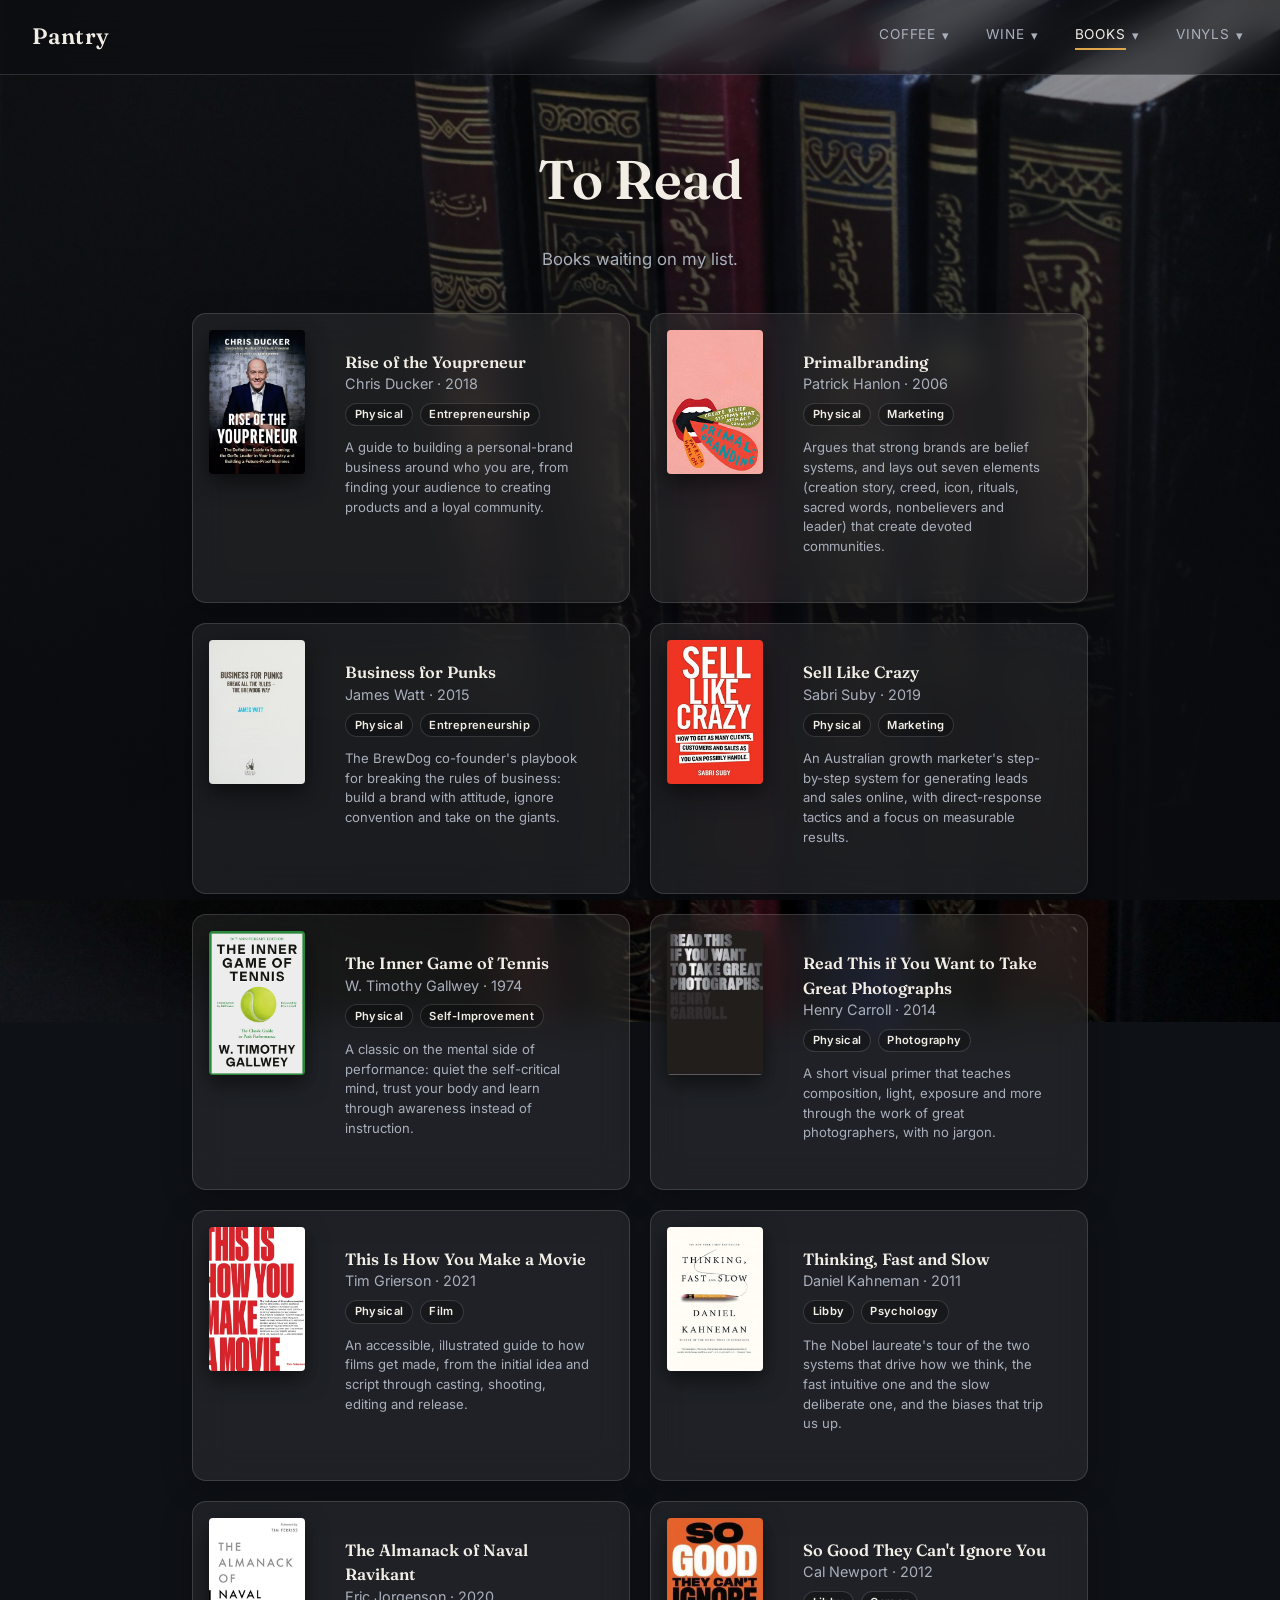
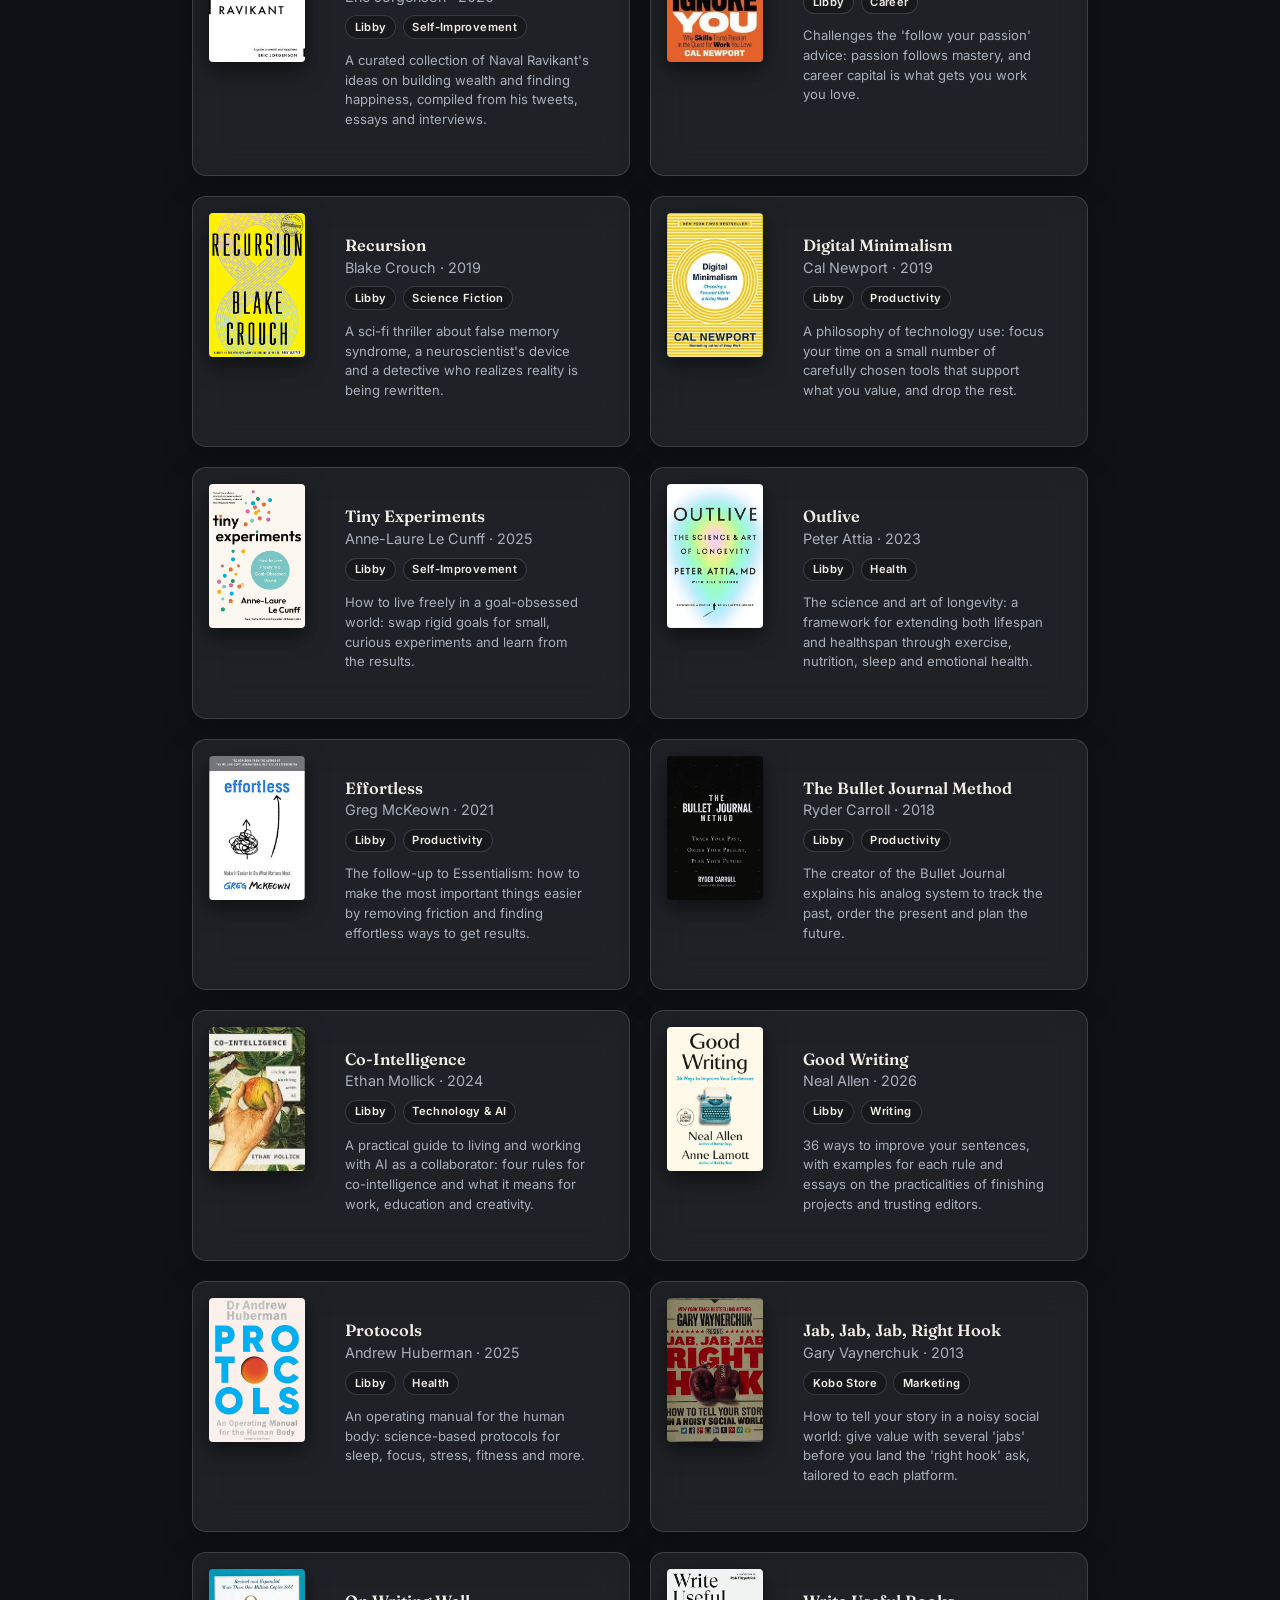
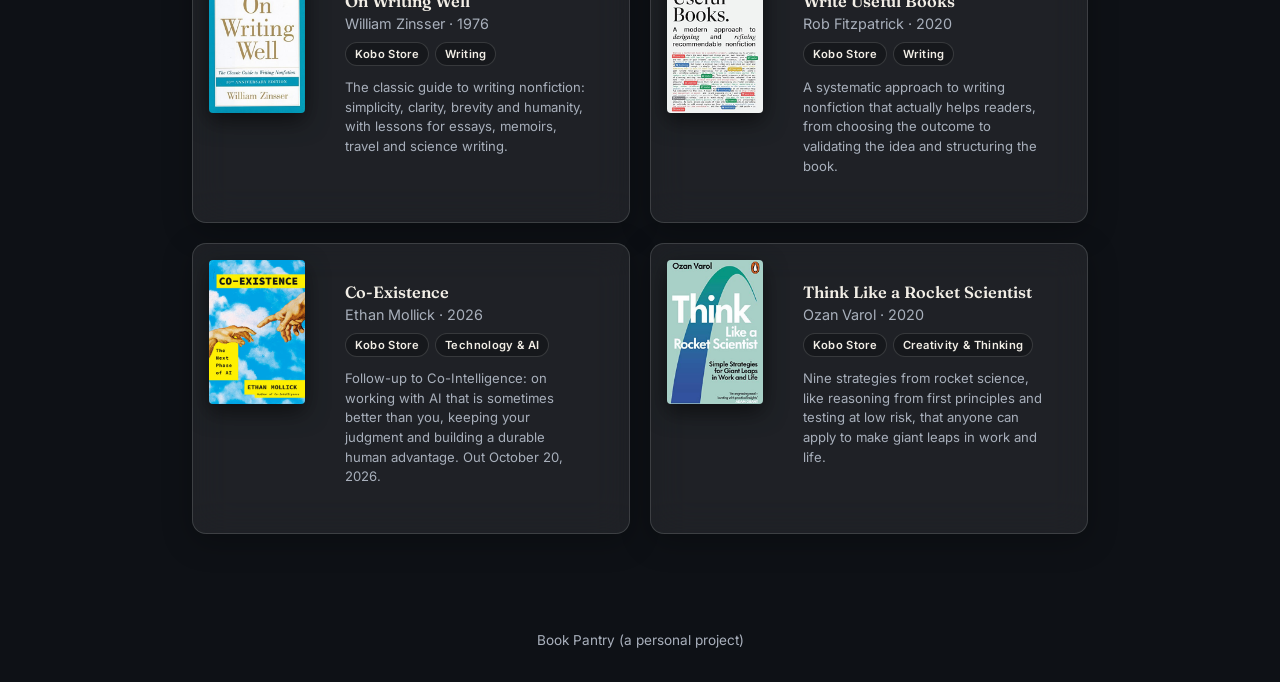
<file: books/tbr.html>
<!DOCTYPE html>
<html lang="en">
<head>
  <meta charset="UTF-8">
  <meta name="viewport" content="width=device-width, initial-scale=1.0">
  <title>Book Pantry</title>
  <meta name="description" content="A personal archive of books read, being read, and waiting on the to-read list.">
  <meta property="og:type" content="website">
  <meta property="og:site_name" content="Book Pantry">
  <meta property="og:title" content="Book Pantry">
  <meta property="og:description" content="A personal archive of books read, being read, and waiting on the to-read list.">
  <link rel="preconnect" href="https://fonts.googleapis.com">
  <link href="https://fonts.googleapis.com/css2?family=Fraunces:wght@500;600;700&family=Inter:wght@400;500&display=swap" rel="stylesheet">
  <link rel="stylesheet" href="css/style.css">
  <link rel="stylesheet" href="../shared/menu.css">
</head>
<body data-section="books" data-page="tbr">
  <header class="site-header" data-menu></header>

  <main>
    <h1>To Read</h1>
    <p class="page-intro">Books waiting on my list.</p>

    <div class="tbr-grid" id="tbr-list"></div>

  </main>

  <footer class="site-footer">Book Pantry (a personal project)</footer>
  <script src="../shared/menu.js"></script>
  <script src="js/main.js"></script>
  <script>
    let tbrData = [];

    function tbrTemplate(item) {
      return `
        <article class="card tbr-card">
          <div class="book-image"><img src="${item.image}" alt="${bookTitle(item)}" loading="lazy"></div>
          <div class="book-details">
            <h3>${bookTitle(item)}</h3>
            <p class="book-author">${item.author} · ${item.year}</p>
            <div class="badge-row">
              <span class="badge">${t(item.format)}</span>
              <span class="badge">${tf(item, "genre")}</span>
            </div>
            <p class="book-synopsis">${tf(item, "synopsis")}</p>
          </div>
        </article>`;
    }

    function renderTbr() {
      document.getElementById("tbr-list").innerHTML = tbrData.length
        ? tbrData.map(tbrTemplate).join("")
        : `<p class="empty-state">${t("Nothing here yet.")}</p>`;
    }

    loadJson("data/tbr.json", "tbr-list").then((data) => {
      if (!data) return;
      tbrData = data;
      renderTbr();
    });
  </script>
</body>
</html>
</file>
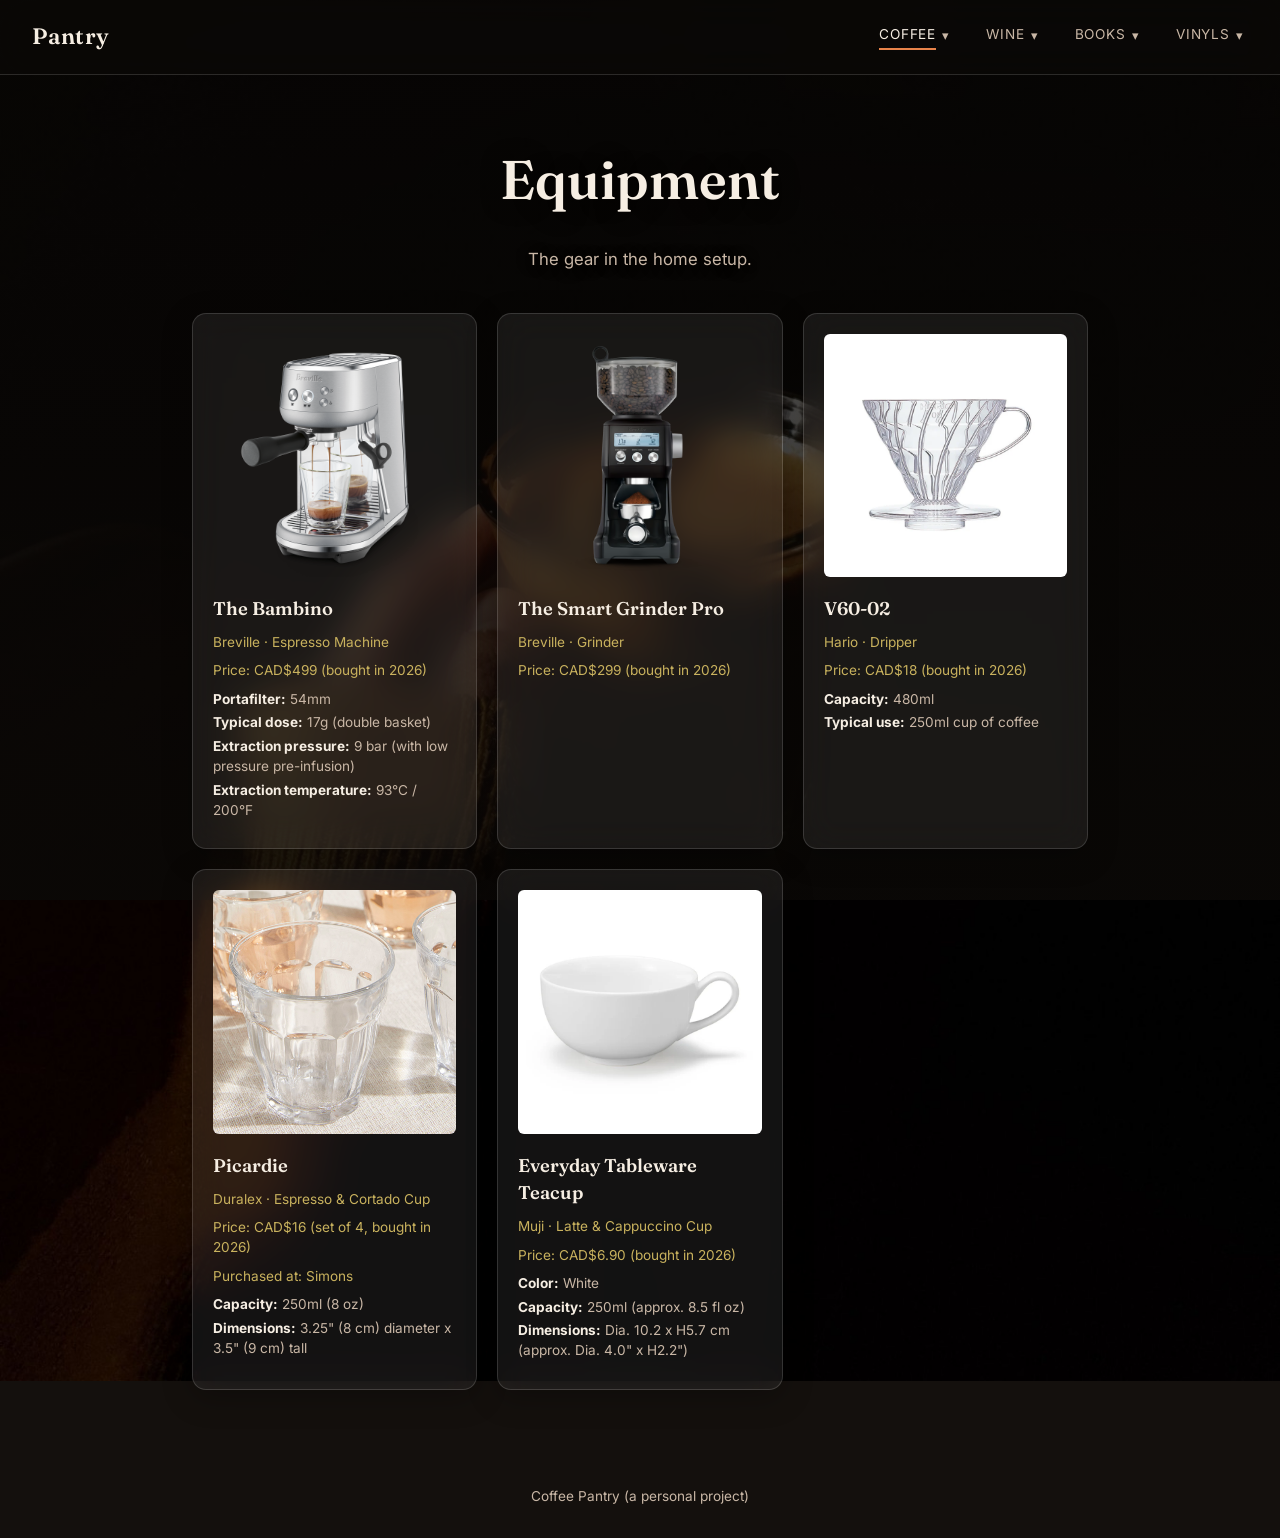
<file: coffee/equipment.html>
<!DOCTYPE html>
<html lang="en">
<head>
  <meta charset="UTF-8">
  <meta name="viewport" content="width=device-width, initial-scale=1.0">
  <title>Equipment · Coffee Pantry</title>
  <meta name="description" content="The gear in the home coffee setup: espresso machine, grinder, and brewing tools.">
  <meta property="og:type" content="website">
  <meta property="og:site_name" content="Coffee Pantry">
  <meta property="og:title" content="Equipment · Coffee Pantry">
  <meta property="og:description" content="The gear in the home coffee setup: espresso machine, grinder, and brewing tools.">
  <meta property="og:url" content="https://datameneses.github.io/pantry/coffee/equipment.html">
  <meta property="og:image" content="https://datameneses.github.io/pantry/coffee/images/social-card.jpg">
  <meta property="og:image:width" content="1200">
  <meta property="og:image:height" content="630">
  <meta name="twitter:card" content="summary_large_image">
  <meta name="twitter:title" content="Equipment · Coffee Pantry">
  <meta name="twitter:description" content="The gear in the home coffee setup: espresso machine, grinder, and brewing tools.">
  <meta name="twitter:image" content="https://datameneses.github.io/pantry/coffee/images/social-card.jpg">
  <link rel="preconnect" href="https://fonts.googleapis.com">
  <link href="https://fonts.googleapis.com/css2?family=Fraunces:wght@500;600;700&family=Inter:wght@400;500&display=swap" rel="stylesheet">
  <link rel="stylesheet" href="css/style.css">
  <link rel="stylesheet" href="../shared/menu.css">
</head>
<body data-section="coffee" data-page="equipment">
  <header class="site-header" data-menu></header>

  <main>
    <h1>Equipment</h1>
    <p class="page-intro">The gear in the home setup.</p>
    <div class="card-grid" id="equipment-list"></div>
  </main>

  <footer class="site-footer">Coffee Pantry (a personal project)</footer>
  <script src="../shared/menu.js"></script>
  <script src="js/main.js"></script>
  <script>
    function renderSpecs(item) {
      const specs = tf(item, "specs");
      if (!specs) return "";
      const rows = Object.entries(specs)
        .map(([key, value]) => `<li><strong>${key}:</strong> ${value}</li>`)
        .join("");
      return `<ul class="spec-list">${rows}</ul>`;
    }

    loadAndRender("data/equipment.json", "equipment-list", (item) => `
      <article class="card">
        ${item.image ? `<img src="${item.image}" alt="${item.name}">` : ""}
        <h3>${item.name}</h3>
        <p class="card-meta">${[item.brand, tf(item, "type")].filter(Boolean).join(" · ")}</p>
        ${item.price ? `<p class="card-meta">${t("Price")}: ${item.price}</p>` : ""}
        ${item.purchasedAt ? `<p class="card-meta">${t("Purchased at")}: ${item.purchasedAt}</p>` : ""}
        ${item.dateAcquired ? `<p class="card-meta">${t("Acquired")}: ${item.dateAcquired}</p>` : ""}
        ${renderSpecs(item)}
        ${item.notes ? `<p>${tf(item, "notes")}</p>` : ""}
      </article>
    `);
  </script>
</body>
</html>
</file>
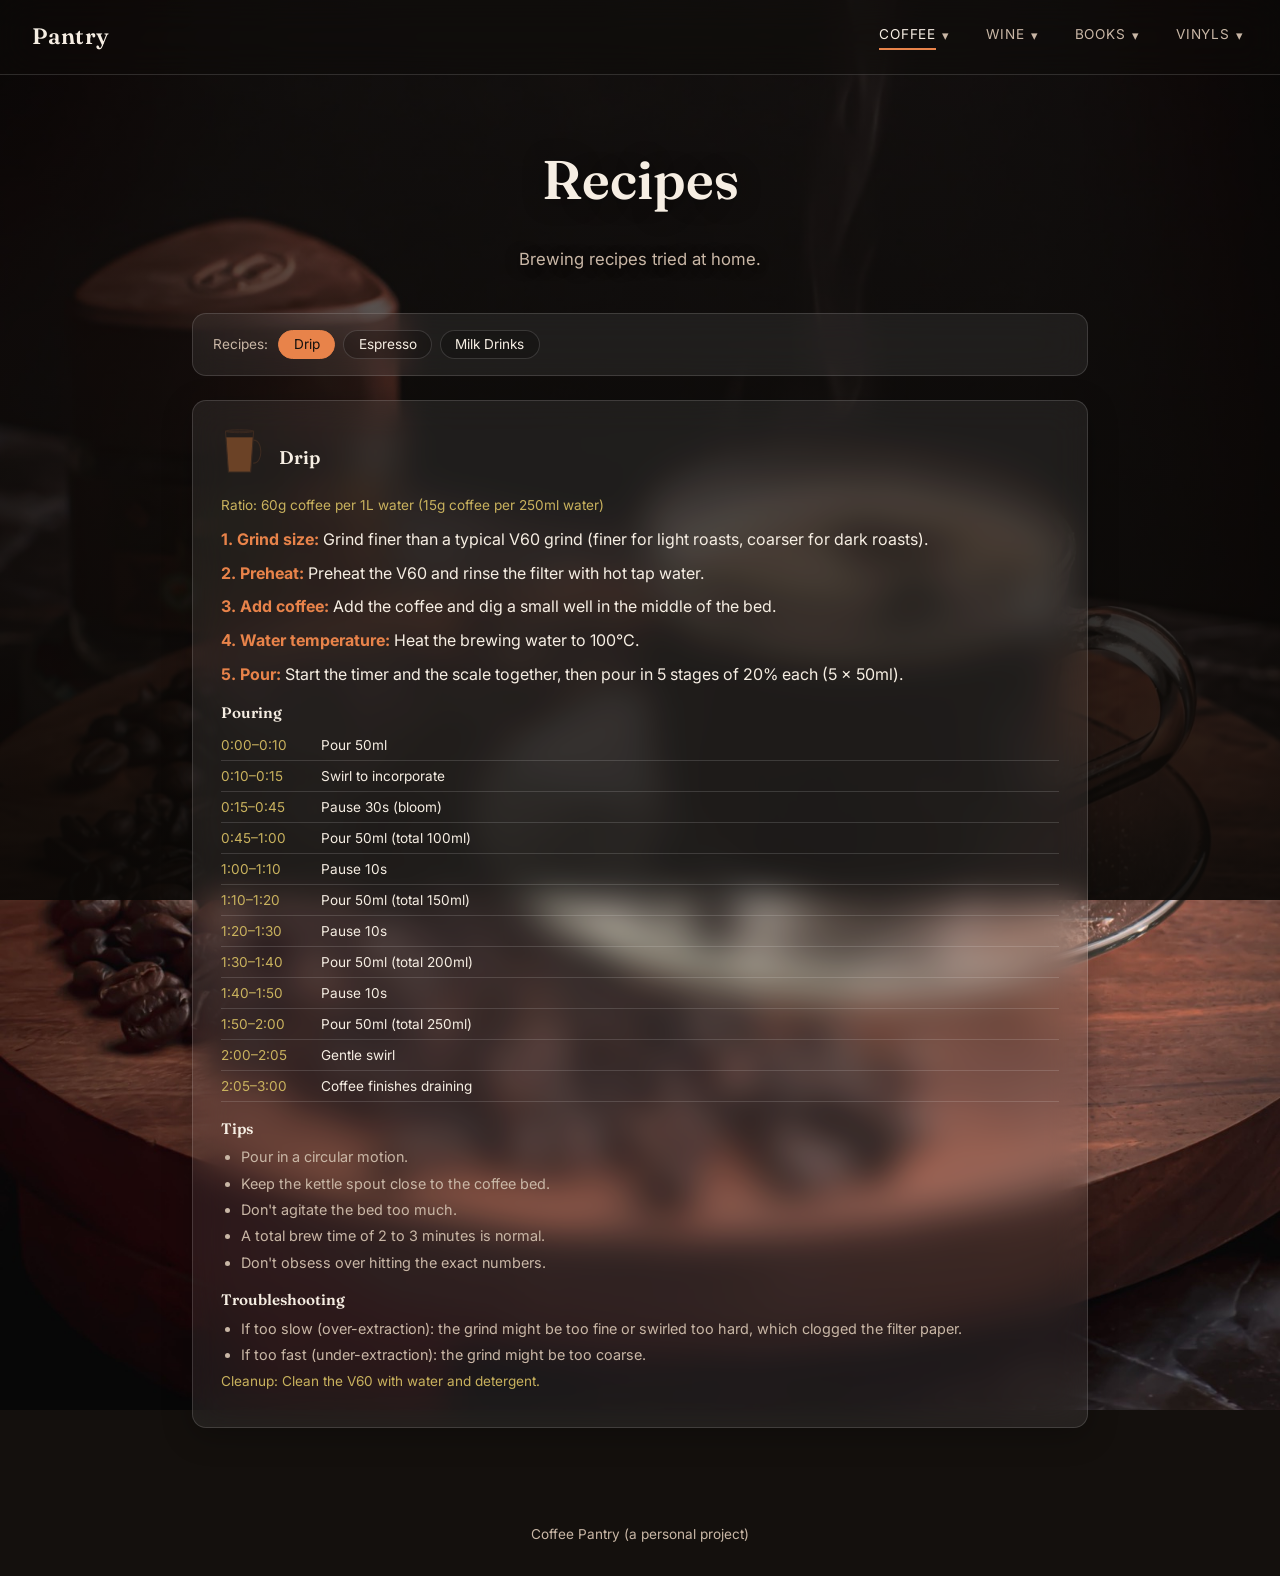
<file: coffee/recipes.html>
<!DOCTYPE html>
<html lang="en">
<head>
  <meta charset="UTF-8">
  <meta name="viewport" content="width=device-width, initial-scale=1.0">
  <title>Recipes · Coffee Pantry</title>
  <meta name="description" content="Brewing recipes for drip, espresso, and milk drinks, tried and tuned at home.">
  <meta property="og:type" content="website">
  <meta property="og:site_name" content="Coffee Pantry">
  <meta property="og:title" content="Recipes · Coffee Pantry">
  <meta property="og:description" content="Brewing recipes for drip, espresso, and milk drinks, tried and tuned at home.">
  <meta property="og:url" content="https://datameneses.github.io/pantry/coffee/recipes.html">
  <meta property="og:image" content="https://datameneses.github.io/pantry/coffee/images/social-card.jpg">
  <meta property="og:image:width" content="1200">
  <meta property="og:image:height" content="630">
  <meta name="twitter:card" content="summary_large_image">
  <meta name="twitter:title" content="Recipes · Coffee Pantry">
  <meta name="twitter:description" content="Brewing recipes for drip, espresso, and milk drinks, tried and tuned at home.">
  <meta name="twitter:image" content="https://datameneses.github.io/pantry/coffee/images/social-card.jpg">
  <link rel="preconnect" href="https://fonts.googleapis.com">
  <link href="https://fonts.googleapis.com/css2?family=Fraunces:wght@500;600;700&family=Inter:wght@400;500&display=swap" rel="stylesheet">
  <link rel="stylesheet" href="css/style.css">
  <link rel="stylesheet" href="../shared/menu.css">
</head>
<body data-section="coffee" data-page="recipes">
  <header class="site-header" data-menu></header>

  <main>
    <h1>Recipes</h1>
    <p class="page-intro">Brewing recipes tried at home.</p>

    <div class="toolbar">
      <div class="toolbar-group">
        <span class="toolbar-label">Recipes:</span>
        <div id="recipe-buttons" class="recipe-buttons"></div>
      </div>
    </div>

    <div class="card-grid recipe-grid" id="recipes-list"></div>
  </main>

  <footer class="site-footer">Coffee Pantry (a personal project)</footer>
  <script src="../shared/menu.js"></script>
  <script src="js/main.js"></script>
  <script>
    function renderSteps(steps, startIndex = 0) {
      if (!steps || !steps.length) return "";
      const items = steps
        .map((s, i) => {
          const rawLabel = s.label;
          const label = rawLabel.charAt(0).toUpperCase() + rawLabel.slice(1);
          const detail = s.detail;
          return `<div class="step"><strong>${startIndex + i + 1}. ${label}:</strong> ${detail}</div>`;
        })
        .join("");
      return `<div class="step-list">${items}</div>`;
    }

    function renderPourSchedule(schedule) {
      if (!schedule || !schedule.length) return "";
      const rows = schedule.map((row) => `<tr><td>${row.time}</td><td>${row.action}</td></tr>`).join("");
      return `<p class="sub-heading">${t("Pouring")}</p><table class="pour-table"><tbody>${rows}</tbody></table>`;
    }

    function renderRatioTable(ratios) {
      if (!ratios || !ratios.length) return "";
      const rows = ratios
        .map((r) => `<tr><td>${r.style}</td><td>${r.ratio}</td><td>${r.example}</td></tr>`)
        .join("");
      return `<p class="sub-heading">${t("Espresso ratios (dry:wet dose)")}</p><table class="pour-table"><thead><tr><th>${t("Style")}</th><th>${t("Ratio")}</th><th>${t("Example (17g dose in)")}</th></tr></thead><tbody>${rows}</tbody></table>`;
    }

    function renderDrinkGuide(drinks) {
      if (!drinks || !drinks.length) return "";
      const cards = drinks
        .map((d) => `
          <div class="drink-card">
            ${d.image ? `<img src="${d.image}" alt="${d.drink}"${d.compact ? ' class="drink-img-small"' : ""}>` : ""}
            <div class="drink-info">
              <h4>${d.drink}</h4>
              <ul class="spec-list">
                <li><strong>${t("Ratio")}:</strong> ${d.ratio}</li>
                <li><strong>${t("Milk (40ml espresso)")}:</strong> ${d.milkAt40ml}</li>
                <li><strong>${t("Foam")}:</strong> ${tf(d, "foam")}</li>
              </ul>
            </div>
          </div>
        `)
        .join("");
      return `<div class="drink-grid">${cards}</div>`;
    }

    function renderSubList(title, items) {
      if (!items || !items.length) return "";
      const list = items;
      const rows = list.map((i) => `<li>${i}</li>`).join("");
      return `<p class="sub-heading">${t(title)}</p><ul class="tip-list">${rows}</ul>`;
    }

    function recipeTemplate(item) {
      const hasDrinkGuide = item.drinkGuide && item.drinkGuide.length && item.steps && item.steps.length;
      const stepsHtml = hasDrinkGuide
        ? renderSteps(item.steps.slice(0, 1)) + renderDrinkGuide(item.drinkGuide) + renderSteps(item.steps.slice(1), 1)
        : renderSteps(item.steps) + renderDrinkGuide(item.drinkGuide);

      return `
        <article class="card recipe-card">
          <div class="recipe-title-row">
            ${item.icon ? `<img class="recipe-icon" src="${item.icon}" alt="">` : ""}
            <h3>${tf(item, "name")}</h3>
          </div>
          ${item.ratio ? `<p class="card-meta">${t("Ratio")}: ${item.ratio}</p>` : ""}
          ${stepsHtml}
          ${renderPourSchedule(item.pourSchedule)}
          ${renderRatioTable(item.ratios)}
          ${renderSubList("Tips", item.tips)}
          ${renderSubList("Troubleshooting", item.troubleshooting)}
          ${item.cleanup ? `<p class="card-meta">${t("Cleanup")}: ${tf(item, "cleanup")}</p>` : ""}
        </article>
      `;
    }

    let recipesData = [];
    let currentRecipe = "Drip";

    function applyAndRender() {
      const list = currentRecipe ? recipesData.filter((r) => r.name === currentRecipe) : recipesData;
      const container = document.getElementById("recipes-list");
      container.innerHTML = list.length
        ? list.map(recipeTemplate).join("")
        : `<p class="empty-state">${t("No recipes match this selection.")}</p>`;
    }

    function renderButtons() {
      const wrap = document.getElementById("recipe-buttons");
      const recipeBtns = recipesData
        .map((r) => `<button class="toolbar-btn${currentRecipe === r.name ? " active" : ""}" data-recipe="${r.name}" type="button">${tf(r, "name")}</button>`)
        .join("");
      wrap.innerHTML = recipeBtns;
      wrap.querySelectorAll(".toolbar-btn").forEach((btn) => {
        btn.addEventListener("click", () => {
          currentRecipe = btn.dataset.recipe;
          renderButtons();
          applyAndRender();
        });
      });
    }

    fetch("data/recipes.json")
      .then((res) => res.json())
      .then((data) => {
        recipesData = data;
        renderButtons();
        applyAndRender();
      })
      .catch((err) => {
        console.error("Failed to load data/recipes.json", err);
        document.getElementById("recipes-list").innerHTML =
          `<p class="empty-state">${t("Could not load data. If you're viewing this via file://, try running a local server (e.g. <code>python3 -m http.server</code>) instead.")}</p>`;
      });

  </script>
</body>
</html>
</file>
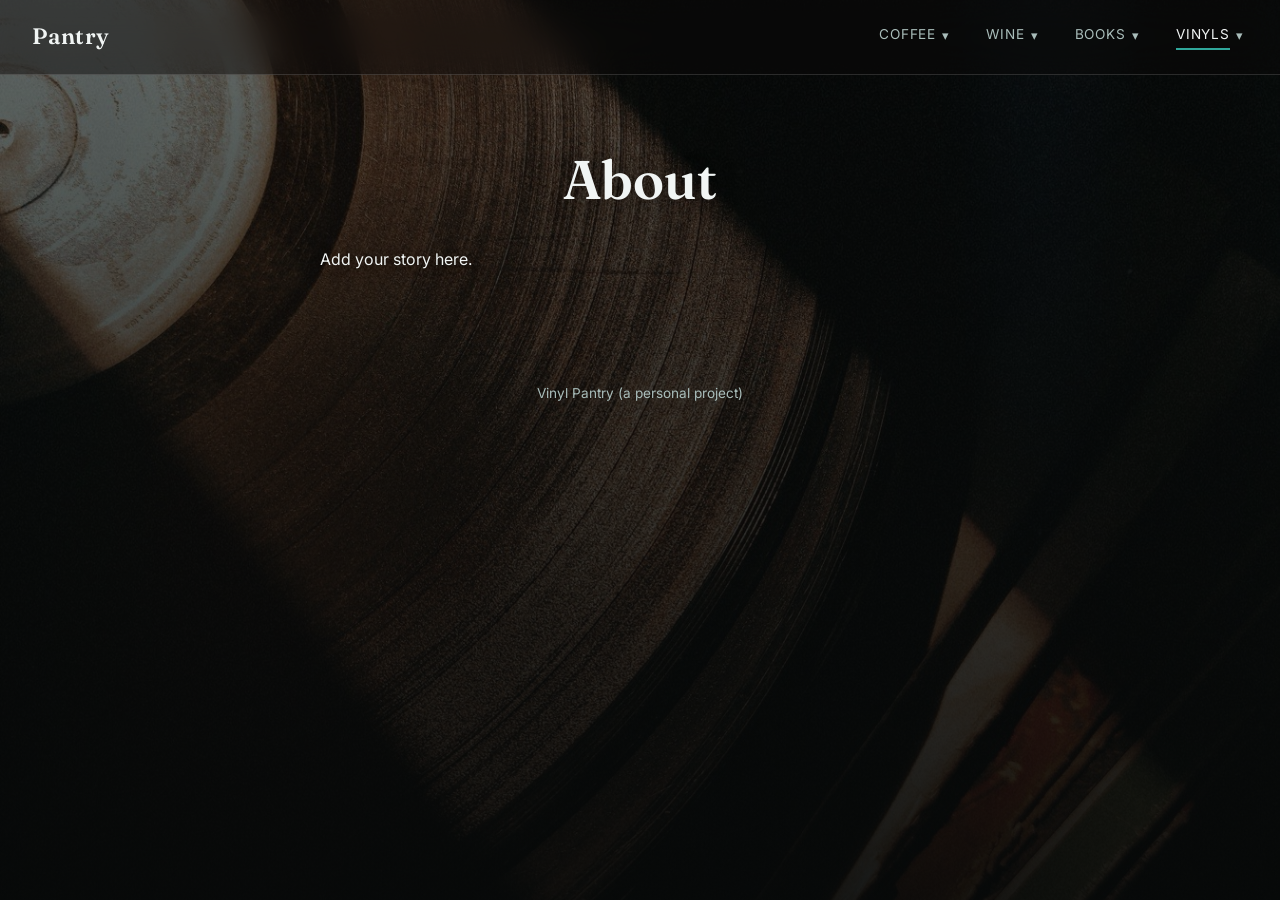
<file: vinyls/about.html>
<!DOCTYPE html>
<html lang="en">
<head>
  <meta charset="UTF-8">
  <meta name="viewport" content="width=device-width, initial-scale=1.0">
  <title>About · Vinyl Pantry</title>
  <meta name="description" content="The story behind Vinyl Pantry.">
  <meta property="og:type" content="website">
  <meta property="og:site_name" content="Vinyl Pantry">
  <meta property="og:title" content="About · Vinyl Pantry">
  <meta property="og:description" content="The story behind Vinyl Pantry.">
  <meta property="og:url" content="https://datameneses.github.io/pantry/vinyls/about.html">
  <meta property="og:image" content="https://datameneses.github.io/pantry/vinyls/images/social-card.jpg">
  <meta property="og:image:width" content="1200">
  <meta property="og:image:height" content="630">
  <meta name="twitter:card" content="summary_large_image">
  <meta name="twitter:title" content="About · Vinyl Pantry">
  <meta name="twitter:description" content="The story behind Vinyl Pantry.">
  <meta name="twitter:image" content="https://datameneses.github.io/pantry/vinyls/images/social-card.jpg">
  <link rel="preconnect" href="https://fonts.googleapis.com">
  <link href="https://fonts.googleapis.com/css2?family=Fraunces:wght@500;600;700&family=Inter:wght@400;500&display=swap" rel="stylesheet">
  <link rel="stylesheet" href="css/style.css">
  <link rel="stylesheet" href="../shared/menu.css">
</head>
<body data-section="vinyls" data-page="about">
  <header class="site-header" data-menu></header>

  <main>
    <h1>About</h1>
    <div class="about-text">
      <p>Add your story here.</p>
    </div>
  </main>

  <footer class="site-footer">Vinyl Pantry (a personal project)</footer>
  <script src="../shared/menu.js"></script>
  <script src="js/main.js"></script>
</body>
</html>
</file>
<file: shared/home.css>
:root {
  --bg: #0f0d0c;
  --text: #f4efe9;
  --text-soft: #b9afa6;
  --border: rgba(255, 255, 255, 0.14);
  --font-heading: "Fraunces", Georgia, serif;
  --font-body: "Inter", -apple-system, BlinkMacSystemFont, sans-serif;
}

* { box-sizing: border-box; }

html { background: var(--bg); overflow-x: hidden; }

body {
  margin: 0;
  min-height: 100vh;
  background: var(--bg);
  color: var(--text);
  font-family: var(--font-body);
  line-height: 1.5;
}

.home-header {
  padding: 1.25rem 2rem;
  border-bottom: 1px solid var(--border);
  font-family: var(--font-heading);
  font-size: 1.4rem;
  font-weight: 600;
  letter-spacing: 0.02em;
}

main { max-width: 1100px; margin: 0 auto; padding: 3rem 1.5rem 4rem; }

h1 {
  font-family: var(--font-heading);
  font-size: clamp(2.1rem, 5vw + 0.5rem, 3.4rem);
  margin: 0 0 0.5rem;
  text-align: center;
}

.intro { text-align: center; color: var(--text-soft); margin: 0 auto 2.5rem; max-width: 36rem; }

.tiles {
  display: grid;
  grid-template-columns: repeat(auto-fit, minmax(240px, 1fr));
  gap: 1.25rem;
}

.tile {
  --accent: #888;
  position: relative;
  display: flex;
  flex-direction: column;
  justify-content: flex-start;
  min-height: 300px;
  padding: 1.5rem;
  border: 1px solid var(--border);
  border-radius: 14px;
  overflow: hidden;
  color: var(--text);
  text-decoration: none;
  background-color: #1b1714;
  background-size: cover;
  background-position: center;
  transition: transform 0.15s ease, border-color 0.15s ease;
}

.tile:hover, .tile:focus-visible { transform: translateY(-3px); border-color: var(--accent); }

.tile h2 { font-family: var(--font-heading); font-size: 1.7rem; margin: 0 0 0.25rem; }
.tile h2::after { content: ""; display: block; width: 2.5rem; height: 3px; margin-top: 0.4rem; background: var(--accent); border-radius: 2px; }
.tile h2 a.tile-main { color: inherit; text-decoration: none; }
.tile h2 a.tile-main::before { content: ""; position: absolute; inset: 0; z-index: 1; }
.tile-links { position: relative; z-index: 2; }
.tile p { margin: 0.4rem 0 0; color: var(--text-soft); font-size: 0.92rem; }
.tile .count { color: var(--text); font-size: 0.85rem; letter-spacing: 0.04em; text-transform: uppercase; margin-top: 0.75rem; }

.tile-links { display: flex; flex-wrap: wrap; gap: 0.35rem 0.9rem; margin-top: auto; padding-top: 0.9rem; }
.tile-links a { color: var(--accent); font-size: 0.82rem; text-transform: uppercase; letter-spacing: 0.06em; text-decoration: none; }
.tile-links a:hover { text-decoration: underline; }

footer { text-align: center; color: var(--text-soft); font-size: 0.85rem; padding: 2rem 1rem; }
</file>
<file: books/css/style.css>
:root {
  --color-bg: #0E1116;
  --color-bg-card: rgba(255, 255, 255, 0.07);
  --color-bg-card-solid: #1A2029;
  --color-text: #F2EEE6;
  --color-text-soft: #A9B0BC;
  --color-accent: #E0A64A;
  --color-accent-soft: #F2D9A6;
  --color-secondary: #7FB3A8;
  --color-border: rgba(255, 255, 255, 0.14);
  --glass-blur: blur(18px);
  --overlay-scrim: linear-gradient(180deg, rgba(10, 12, 16, 0.55) 0%, rgba(10, 12, 16, 0.75) 45%, rgba(10, 12, 16, 0.95) 100%);

  --font-heading: "Fraunces", Georgia, serif;
  --font-body: "Inter", -apple-system, BlinkMacSystemFont, sans-serif;
}

* {
  box-sizing: border-box;
}

html {
  background: var(--color-bg);
  overflow-x: hidden;
}

body {
  margin: 0;
  min-height: 100vh;
  background-color: var(--color-bg);
  background-image: var(--overlay-scrim), var(--hero-image, none);
  background-size: cover, cover;
  background-position: center, center 88%;
  background-repeat: no-repeat, no-repeat;
  background-attachment: fixed;
  color: var(--color-text);
  font-family: var(--font-body);
  line-height: 1.5;
}

body[data-page="read"],
body[data-page="tbr"] {
  --hero-image: url("../images/backgrounds/hero-books.jpg");
  --overlay-scrim: linear-gradient(180deg, rgba(10, 12, 16, 0.4) 0%, rgba(10, 12, 16, 0.65) 45%, rgba(10, 12, 16, 0.9) 100%);
}

@supports (-webkit-touch-callout: none) {
  /* iOS Safari ignores background-attachment: fixed on body. */
  body {
    background-attachment: scroll;
  }
}

h1, h2, h3 {
  font-family: var(--font-heading);
  font-weight: 600;
  margin: 0 0 0.5em;
}

h1 {
  font-size: clamp(2.1rem, 5vw + 0.5rem, 3.4rem);
  text-shadow: 0 2px 24px rgba(0, 0, 0, 0.45);
}

h1, main > h2 {
  text-align: center;
}

main > h1:first-child {
  margin-top: 1.5rem;
}

a {
  color: var(--color-accent);
}

header.site-header {
  position: sticky;
  top: 0;
  z-index: 20;
  background: rgba(12, 14, 18, 0.55);
  backdrop-filter: var(--glass-blur);
  -webkit-backdrop-filter: var(--glass-blur);
  border-bottom: 1px solid var(--color-border);
  padding: 1.25rem 2rem;
  display: flex;
  align-items: center;
  justify-content: space-between;
  gap: 1.5rem;
  text-align: left;
}

.site-header .brand {
  font-family: var(--font-heading);
  color: var(--color-text);
  font-size: 1.4rem;
  text-decoration: none;
  font-weight: 600;
  letter-spacing: 0.02em;
}

.nav-toggle {
  display: none;
  background: none;
  border: none;
  color: var(--color-text);
  font-size: 1.5rem;
  line-height: 1;
  cursor: pointer;
  padding: 0.25rem 0.5rem;
}

nav.site-nav {
  display: flex;
  flex-wrap: wrap;
  justify-content: flex-end;
  align-items: center;
  gap: 0.5rem 2rem;
  margin-top: 0;
}

nav.site-nav a {
  color: var(--color-text-soft);
  text-decoration: none;
  font-size: 0.85rem;
  text-transform: uppercase;
  letter-spacing: 0.06em;
  padding-bottom: 3px;
  border-bottom: 2px solid transparent;
  transition: color 0.15s ease;
}

nav.site-nav a:hover,
nav.site-nav a.active {
  color: var(--color-text);
}

nav.site-nav a:hover,
nav.site-nav a.active {
  border-bottom-color: var(--color-accent);
}

main {
  max-width: 960px;
  margin: 0 auto;
  padding: 2.5rem 2rem 4rem;
}

.page-intro {
  margin-bottom: 2.5rem;
  color: var(--color-text-soft);
  font-size: 1.05rem;
  text-align: center;
  text-shadow: 0 2px 16px rgba(0, 0, 0, 0.45);
}

.card-grid {
  display: grid;
  grid-template-columns: repeat(auto-fill, minmax(260px, 1fr));
  gap: 1.25rem;
}

.card {
  background: var(--color-bg-card);
  backdrop-filter: var(--glass-blur);
  -webkit-backdrop-filter: var(--glass-blur);
  border: 1px solid var(--color-border);
  border-radius: 14px;
  padding: 1.25rem;
  overflow-wrap: break-word;
  box-shadow: 0 8px 30px rgba(0, 0, 0, 0.25);
  transition: transform 0.2s ease, border-color 0.2s ease;
}

.card:hover {
  transform: translateY(-3px);
  border-color: rgba(255, 255, 255, 0.28);
}

.card h3 {
  font-size: 1.15rem;
}

.card-meta {
  color: var(--color-secondary);
  font-size: 0.85rem;
  margin: 0 0 0.5rem;
}

.spec-list {
  list-style: none;
  margin: 0 0 0.5rem;
  padding: 0;
  font-size: 0.85rem;
  color: var(--color-text-soft);
}

.spec-list li {
  margin-bottom: 0.2rem;
}

.spec-list strong {
  color: var(--color-text);
}

.book-details .spec-list strong {
  color: var(--color-accent);
}

.card img {
  width: 100%;
  aspect-ratio: 1 / 1;
  object-fit: cover;
  border-radius: 6px;
  margin-bottom: 0.75rem;
}

.empty-state {
  color: var(--color-text-soft);
  font-style: italic;
}

.wishlist-grid {
  display: flex;
  flex-direction: column;
  gap: 0.75rem;
  max-width: 900px;
  margin: 0 auto;
}

.wishlist-card {
  padding: 1rem 1.25rem;
  font-family: var(--font-heading);
  font-size: 1.05rem;
}

.wishlist-card a {
  color: inherit;
  text-decoration: none;
}

.wishlist-card a:hover {
  color: var(--color-accent);
}

.dashboard {
  display: grid;
  grid-template-columns: repeat(2, 1fr);
  gap: 1.25rem;
  margin-bottom: 2rem;
}

.dashboard-card {
  background: var(--color-bg-card);
  backdrop-filter: var(--glass-blur);
  -webkit-backdrop-filter: var(--glass-blur);
  border: 1px solid var(--color-border);
  border-radius: 14px;
  padding: 1rem 1.25rem;
  box-shadow: 0 8px 30px rgba(0, 0, 0, 0.25);
}

.dashboard-title {
  font-family: var(--font-heading);
  font-size: 0.95rem;
  font-weight: 600;
  color: var(--color-text);
  margin: 0 0 0.75rem;
}

.hbar-row {
  display: flex;
  align-items: center;
  gap: 0.5rem;
  margin-bottom: 0.4rem;
  font-size: 0.8rem;
}

.hbar-label {
  flex: 0 0 130px;
  color: var(--color-text-soft);
  line-height: 1.15;
}

.hbar-track {
  flex: 1;
  background: var(--color-border);
  border-radius: 4px;
  height: 10px;
  overflow: hidden;
}

.hbar-fill {
  height: 100%;
  background: var(--color-accent);
  border-radius: 4px;
}

.hbar-value {
  flex: 0 0 18px;
  text-align: right;
  color: var(--color-text-soft);
}

.vbar-chart {
  display: flex;
  align-items: flex-end;
  gap: 0.5rem;
  height: 110px;
}

.vbar-col {
  flex: 1;
  display: flex;
  flex-direction: column;
  align-items: center;
  height: 100%;
}

.vbar-bar-area {
  flex: 1;
  display: flex;
  flex-direction: column;
  align-items: center;
  justify-content: flex-end;
  width: 100%;
  min-height: 0;
}

.vbar-value {
  font-size: 0.75rem;
  color: var(--color-text-soft);
  margin-bottom: 0.2rem;
}

.vbar-fill {
  width: 100%;
  border-radius: 4px 4px 0 0;
  min-height: 4px;
}

.vbar-label {
  flex: 0 0 auto;
  min-height: 2.3em;
  display: flex;
  align-items: flex-start;
  justify-content: center;
  font-size: 0.65rem;
  color: var(--color-text-soft);
  margin-top: 0.35rem;
  text-align: center;
  line-height: 1.1;
}

.donut-wrap {
  display: flex;
  align-items: center;
  justify-content: center;
  gap: 1rem;
  height: 100%;
  padding-bottom: 0.75rem;
}

.donut {
  position: relative;
  width: 90px;
  height: 90px;
  border-radius: 50%;
  flex-shrink: 0;
}

.donut-hole {
  position: absolute;
  inset: 14px;
  background: var(--color-bg-card-solid);
  border-radius: 50%;
  display: flex;
  flex-direction: column;
  align-items: center;
  justify-content: center;
}

.donut-hole span {
  font-family: var(--font-heading);
  font-size: 1.1rem;
  font-weight: 600;
  color: var(--color-text);
  line-height: 1;
}

.donut-hole small {
  font-size: 0.6rem;
  color: var(--color-text-soft);
}

.donut-legend {
  list-style: none;
  margin: 0;
  padding: 0;
  font-size: 0.8rem;
  color: var(--color-text-soft);
}

.donut-legend li {
  display: flex;
  align-items: center;
  gap: 0.4rem;
  margin-bottom: 0.3rem;
}

.donut-legend .swatch {
  width: 10px;
  height: 10px;
  border-radius: 2px;
  display: inline-block;
}

.toolbar {
  display: flex;
  flex-wrap: wrap;
  justify-content: space-between;
  gap: 1rem;
  margin-bottom: 1.5rem;
  padding: 1rem 1.25rem;
  background: var(--color-bg-card);
  backdrop-filter: var(--glass-blur);
  -webkit-backdrop-filter: var(--glass-blur);
  border: 1px solid var(--color-border);
  border-radius: 14px;
}

.toolbar-group {
  display: flex;
  flex-wrap: wrap;
  align-items: center;
  gap: 0.5rem;
}

.toolbar-label {
  font-size: 0.85rem;
  color: var(--color-text-soft);
  margin-right: 0.15rem;
}

.toolbar-btn {
  font-family: var(--font-body);
  font-size: 0.85rem;
  color: var(--color-text);
  background: rgba(0, 0, 0, 0.22);
  border: 1px solid var(--color-border);
  border-radius: 999px;
  padding: 0.35rem 0.9rem;
  cursor: pointer;
  transition: border-color 0.15s ease;
}

.toolbar-btn:hover {
  border-color: var(--color-accent);
}

.toolbar-btn.active {
  background: var(--color-accent);
  border-color: var(--color-accent);
  color: var(--color-bg);
}

.toolbar-group select {
  font-family: var(--font-body);
  font-size: 0.85rem;
  color: var(--color-text);
  background: rgba(0, 0, 0, 0.22);
  border: 1px solid var(--color-border);
  border-radius: 6px;
  padding: 0.35rem 0.6rem;
  color-scheme: dark;
}

.book-grid {
  grid-template-columns: 1fr;
  max-width: 900px;
  margin: 0 auto;
}

.book-card {
  display: flex;
  align-items: stretch;
  padding: 0;
  overflow: hidden;
}

.book-image {
  flex: 0 0 170px;
  background: rgba(0, 0, 0, 0.25);
  display: flex;
  align-items: center;
  justify-content: center;
  padding: 1rem;
}

.book-image img {
  width: 100%;
  height: auto;
  aspect-ratio: 2 / 3;
  object-fit: cover;
  border-radius: 4px;
  box-shadow: 0 8px 22px rgba(0, 0, 0, 0.55);
  margin-bottom: 0;
  display: block;
}

.book-separator {
  flex: 0 0 1px;
  background: var(--color-border);
  margin: 1.25rem 0;
}

.book-details {
  padding: 1.25rem 1.5rem;
  flex: 1;
  min-width: 0;
}

.star-rating-row {
  display: flex;
  align-items: center;
  gap: 0.5rem;
  margin: 0.1rem 0 0.6rem;
}

.star-rating {
  position: relative;
  display: inline-block;
  font-size: 1.1rem;
  line-height: 1;
  letter-spacing: 2px;
  color: var(--color-border);
}

.star-rating-fill {
  position: absolute;
  top: 0;
  left: 0;
  overflow: hidden;
  white-space: nowrap;
  color: var(--color-accent);
}

.rating-value {
  font-family: var(--font-heading);
  font-weight: 600;
  font-size: 0.9rem;
  color: var(--color-text);
}

.rating-tag {
  font-size: 0.7rem;
  font-weight: 600;
  text-transform: uppercase;
  letter-spacing: 0.03em;
  padding: 0.15rem 0.5rem;
  border-radius: 999px;
  color: var(--color-bg);
  background: var(--color-secondary);
}

.rating-tag-low {
  background: var(--color-text-soft);
}

.rating-tag-average {
  background: var(--color-secondary);
}

.rating-tag-great {
  background: var(--color-accent);
}

.rating-tag-exceptional {
  background: #B4772A;
}

@media (max-width: 640px) {
  .book-card {
    flex-direction: column;
  }

  .book-image {
    flex: none;
    width: 100%;
    padding: 1.25rem 0;
  }

  .book-image img {
    width: 140px;
  }

  .book-separator {
    flex: none;
    width: auto;
    height: 1px;
    margin: 0 1.25rem;
  }
}

.section-divider {
  border: none;
  border-top: 1px solid var(--color-border);
  margin: 2.5rem 0;
}

footer.site-footer {
  text-align: center;
  color: var(--color-text-soft);
  font-size: 0.85rem;
  padding: 2rem 1rem;
}

@media (max-width: 640px) {
  header.site-header {
    flex-wrap: wrap;
    padding: 1rem 1.25rem;
  }

  .site-header .brand {
    font-size: 1.2rem;
  }

  .nav-toggle {
    display: block;
  }

  nav.site-nav {
    display: none;
    flex-direction: column;
    align-items: flex-start;
    width: 100%;
    gap: 0.75rem;
    margin-top: 1rem;
  }

  nav.site-nav.open {
    display: flex;
  }

  nav.site-nav a {
    font-size: 0.95rem;
  }

  main {
    padding: 1.75rem 1.25rem 3rem;
  }

  .card-grid,
  .  .dashboard {
    grid-template-columns: 1fr;
  }
}

.book-author {
  color: var(--color-text-soft);
  font-size: 0.9rem;
  margin: -0.25rem 0 0.5rem;
}

.book-synopsis {
  color: var(--color-text-soft);
  font-size: 0.88rem;
  margin: 0 0 0.75rem;
}

.badge-row {
  display: flex;
  flex-wrap: wrap;
  gap: 0.4rem;
  margin: 0 0 0.75rem;
}

.badge {
  font-size: 0.7rem;
  font-weight: 600;
  letter-spacing: 0.03em;
  padding: 0.15rem 0.55rem;
  border-radius: 999px;
  border: 1px solid var(--color-border);
  color: var(--color-text);
  background: rgba(0, 0, 0, 0.25);
}

.badge-status-reading { border-color: var(--color-secondary); color: var(--color-secondary); }
.badge-status-read { border-color: var(--color-text-soft); }
.badge-status-highlighted { border-color: var(--color-accent-soft); color: var(--color-accent-soft); }
.badge-status-distilled { background: var(--color-accent); border-color: var(--color-accent); color: var(--color-bg); }

.tbr-grid {
  display: grid;
  grid-template-columns: repeat(auto-fill, minmax(300px, 1fr));
  gap: 1.25rem;
}

.tbr-card {
  display: flex;
  gap: 1rem;
  padding: 1rem;
}

.tbr-card .book-image {
  flex: 0 0 96px;
  padding: 0;
  background: none;
  align-items: flex-start;
}

.tbr-card .book-details {
  min-width: 0;
}

.tbr-card h3 {
  font-size: 1.02rem;
  margin-bottom: 0.2rem;
}

.tbr-card .book-synopsis {
  font-size: 0.82rem;
  margin-bottom: 0.6rem;
}
</file>
<file: shared/menu.css>
/* Dropdown menu, loaded after each section's own style.css so it picks up
   that section's colours (--color-accent, --color-border, ...). */
nav.site-nav .menu-group {
  position: relative;
  display: flex;
  align-items: center;
  gap: 0.1rem;
}

nav.site-nav .menu-group > a.menu-top.active {
  color: var(--color-text);
  border-bottom-color: var(--color-accent);
}

.menu-caret {
  background: none;
  border: none;
  color: var(--color-text-soft);
  font-size: 0.8rem;
  cursor: pointer;
  padding: 0.1rem 0.3rem;
  line-height: 1;
}

.menu-caret:hover,
.menu-group.open .menu-caret {
  color: var(--color-text);
}

.submenu {
  display: none;
  position: absolute;
  top: 100%;
  right: 0;
  min-width: 11rem;
  padding: 0.5rem 0.25rem;
  margin-top: 0.4rem;
  background: var(--color-bg-card-solid, #1b1b1b);
  border: 1px solid var(--color-border);
  border-radius: 8px;
  box-shadow: 0 8px 28px rgba(0, 0, 0, 0.45);
  flex-direction: column;
  gap: 0.15rem;
  z-index: 30;
}

/* Bridge the gap between the label and the panel so hover doesn't drop. */
.submenu::before {
  content: "";
  position: absolute;
  top: -0.5rem;
  left: 0;
  right: 0;
  height: 0.5rem;
}

.menu-group:hover > .submenu,
.menu-group:focus-within > .submenu,
.menu-group.open > .submenu {
  display: flex;
}

nav.site-nav .submenu a {
  display: block;
  padding: 0.45rem 0.9rem;
  border-bottom: none;
  border-radius: 6px;
  white-space: nowrap;
}

nav.site-nav .submenu a:hover,
nav.site-nav .submenu a.active {
  background: rgba(255, 255, 255, 0.08);
  color: var(--color-text);
}

@media (max-width: 640px) {
  nav.site-nav .menu-group {
    flex-direction: column;
    align-items: flex-start;
    gap: 0.25rem;
  }

  .menu-caret {
    display: none;
  }

  .submenu,
  .menu-group:hover > .submenu {
    display: flex;
    position: static;
    min-width: 0;
    margin: 0;
    padding: 0 0 0.25rem 1rem;
    background: none;
    border: none;
    box-shadow: none;
  }

  .submenu::before {
    display: none;
  }

  nav.site-nav .submenu a {
    padding: 0.25rem 0;
  }
}
</file>
<file: coffee/css/style.css>
:root {
  --color-bg: #14100D;
  --color-bg-card: rgba(255, 255, 255, 0.07);
  --color-bg-card-solid: #241C16;
  --color-text: #F6EEE3;
  --color-text-soft: #C9B7A6;
  --color-accent: #E8834A;
  --color-accent-soft: #F0C9A0;
  --color-secondary: #C9B25E;
  --color-border: rgba(255, 255, 255, 0.14);
  --glass-blur: blur(18px);
  --overlay-scrim: linear-gradient(180deg, rgba(10, 8, 6, 0.55) 0%, rgba(10, 8, 6, 0.72) 45%, rgba(10, 8, 6, 0.92) 100%);

  --font-heading: "Fraunces", Georgia, serif;
  --font-body: "Inter", -apple-system, BlinkMacSystemFont, sans-serif;
}

* {
  box-sizing: border-box;
}

html {
  background: var(--color-bg);
  overflow-x: hidden;
}

body {
  margin: 0;
  min-height: 100vh;
  background-color: var(--color-bg);
  background-image: var(--overlay-scrim), var(--hero-image, none);
  background-size: cover, cover;
  background-position: center, center;
  background-repeat: no-repeat, no-repeat;
  background-attachment: fixed;
  color: var(--color-text);
  font-family: var(--font-body);
  line-height: 1.5;
}

body[data-page="beans"] { --hero-image: url("../images/backgrounds/hero-equipment.jpg"); }
body[data-page="recipes"] { --hero-image: url("../images/backgrounds/hero-recipes.jpg"); }
body[data-page="equipment"] { --hero-image: url("../images/backgrounds/hero-beans.jpg"); background-position: center, center 65%; }
body[data-page="about"] { --hero-image: url("../images/backgrounds/hero-about.jpg"); }

@supports (-webkit-touch-callout: none) {
  /* iOS Safari ignores background-attachment: fixed on body; a fixed pseudo-layer keeps the parallax feel there. */
  body {
    background-attachment: scroll;
  }

  body::before {
    content: "";
    position: fixed;
    inset: 0;
    z-index: -1;
    background-image: var(--overlay-scrim), var(--hero-image, none);
    background-size: cover;
    background-position: inherit;
    background-repeat: no-repeat;
  }
}

h1, h2, h3 {
  font-family: var(--font-heading);
  font-weight: 600;
  margin: 0 0 0.5em;
}

h1 {
  font-size: clamp(2.1rem, 5vw + 0.5rem, 3.4rem);
  text-shadow: 0 2px 24px rgba(0, 0, 0, 0.45);
}

h1, main > h2 {
  text-align: center;
}

main > h1:first-child {
  margin-top: 1.5rem;
}

a {
  color: var(--color-accent);
}

header.site-header {
  position: sticky;
  top: 0;
  z-index: 20;
  background: rgba(15, 12, 9, 0.45);
  backdrop-filter: var(--glass-blur);
  -webkit-backdrop-filter: var(--glass-blur);
  border-bottom: 1px solid var(--color-border);
  padding: 1.25rem 2rem;
  display: flex;
  align-items: center;
  justify-content: space-between;
  gap: 1.5rem;
  text-align: left;
}

.site-header .brand {
  font-family: var(--font-heading);
  color: var(--color-text);
  font-size: 1.4rem;
  text-decoration: none;
  font-weight: 600;
  letter-spacing: 0.02em;
}

.nav-toggle {
  display: none;
  background: none;
  border: none;
  color: var(--color-text);
  font-size: 1.5rem;
  line-height: 1;
  cursor: pointer;
  padding: 0.25rem 0.5rem;
}

nav.site-nav {
  display: flex;
  flex-wrap: wrap;
  justify-content: flex-end;
  align-items: center;
  gap: 0.5rem 2rem;
  margin-top: 0;
}

nav.site-nav a {
  color: var(--color-text-soft);
  text-decoration: none;
  font-size: 0.85rem;
  text-transform: uppercase;
  letter-spacing: 0.06em;
  padding-bottom: 3px;
  border-bottom: 2px solid transparent;
  transition: color 0.15s ease;
}

nav.site-nav a:hover,
nav.site-nav a.active {
  color: var(--color-text);
}

nav.site-nav a:hover,
nav.site-nav a.active {
  border-bottom-color: var(--color-accent);
}

main {
  max-width: 960px;
  margin: 0 auto;
  padding: 2.5rem 2rem 4rem;
}

.page-intro {
  margin-bottom: 2.5rem;
  color: var(--color-text-soft);
  font-size: 1.05rem;
  text-align: center;
  text-shadow: 0 2px 16px rgba(0, 0, 0, 0.45);
}

.card-grid {
  display: grid;
  grid-template-columns: repeat(auto-fill, minmax(260px, 1fr));
  gap: 1.25rem;
}

.social-list {
  display: flex;
  flex-wrap: wrap;
  align-items: flex-start;
  justify-content: center;
  gap: 1.5rem;
}

.card {
  background: var(--color-bg-card);
  backdrop-filter: var(--glass-blur);
  -webkit-backdrop-filter: var(--glass-blur);
  border: 1px solid var(--color-border);
  border-radius: 14px;
  padding: 1.25rem;
  overflow-wrap: break-word;
  box-shadow: 0 8px 30px rgba(0, 0, 0, 0.25);
  transition: transform 0.2s ease, border-color 0.2s ease;
}

.card:hover {
  transform: translateY(-3px);
  border-color: rgba(255, 255, 255, 0.28);
}

.card h3 {
  font-size: 1.15rem;
}

.card-meta {
  color: var(--color-secondary);
  font-size: 0.85rem;
  margin: 0 0 0.5rem;
}

.spec-list {
  list-style: none;
  margin: 0 0 0.5rem;
  padding: 0;
  font-size: 0.85rem;
  color: var(--color-text-soft);
}

.spec-list li {
  margin-bottom: 0.2rem;
}

.spec-list strong {
  color: var(--color-text);
}

.bean-details .spec-list strong {
  color: var(--color-accent);
}

.card img {
  width: 100%;
  aspect-ratio: 1 / 1;
  object-fit: cover;
  border-radius: 6px;
  margin-bottom: 0.75rem;
}

.empty-state {
  color: var(--color-text-soft);
  font-style: italic;
}

.recipe-grid {
  grid-template-columns: 1fr;
  max-width: 900px;
  margin: 0 auto;
}

.recipe-card {
  padding: 1.75rem;
}

.recipe-title-row {
  display: flex;
  align-items: center;
  gap: 0.75rem;
  margin-bottom: 0.5em;
}

.recipe-title-row h3 {
  margin: 0;
}

.recipe-icon {
  flex: 0 0 36px;
  width: 36px;
  height: 46px;
  object-fit: contain;
}

.recipe-buttons {
  display: flex;
  flex-wrap: wrap;
  gap: 0.5rem;
}

.drink-grid {
  display: flex;
  flex-direction: column;
  gap: 0.75rem;
  margin: 0.5rem 0 1rem;
}

.drink-card {
  display: flex;
  align-items: center;
  gap: 0.9rem;
  background: rgba(0, 0, 0, 0.2);
  border: 1px solid var(--color-border);
  border-radius: 8px;
  padding: 0.75rem 1.25rem;
  min-width: 0;
}

.drink-card img {
  flex: 0 0 70px;
  width: 70px;
  height: 90px;
  object-fit: contain;
  margin-bottom: 0;
}

.drink-card img.drink-img-small {
  flex-basis: 49px;
  width: 49px;
  height: 63px;
}

.drink-card .drink-info {
  min-width: 0;
}

.drink-card h4 {
  font-family: var(--font-heading);
  font-size: 0.95rem;
  margin: 0 0 0.4rem;
}

.drink-card .spec-list {
  font-size: 0.78rem;
}

.cafes-map {
  height: 420px;
  border-radius: 14px;
  border: 1px solid var(--color-border);
  margin-bottom: 1.5rem;
  overflow: hidden;
  box-shadow: 0 8px 30px rgba(0, 0, 0, 0.25);
}

.wishlist-grid {
  display: flex;
  flex-direction: column;
  gap: 0.75rem;
  max-width: 900px;
  margin: 0 auto;
}

.wishlist-card {
  padding: 1rem 1.25rem;
  font-family: var(--font-heading);
  font-size: 1.05rem;
}

.wishlist-card a {
  color: inherit;
  text-decoration: none;
}

.wishlist-card a:hover {
  color: var(--color-accent);
}

.step-list {
  margin: 0.75rem 0;
}

.step-list .step {
  margin-bottom: 0.6rem;
}

.step-list .step strong {
  color: var(--color-accent);
}

.sub-heading {
  font-family: var(--font-heading);
  font-size: 0.95rem;
  color: var(--color-text);
  margin: 1rem 0 0.35rem;
  font-weight: 600;
}

.pour-table {
  width: 100%;
  border-collapse: collapse;
  font-size: 0.85rem;
}

.pour-table th,
.pour-table td {
  padding: 0.3rem 0.5rem 0.3rem 0;
  border-bottom: 1px solid var(--color-border);
  text-align: left;
}

.pour-table th {
  font-family: var(--font-heading);
  font-weight: 600;
  color: var(--color-text);
}

.pour-table td:first-child {
  color: var(--color-secondary);
  white-space: nowrap;
  width: 100px;
}

.tip-list {
  margin: 0;
  padding-left: 1.25rem;
  font-size: 0.9rem;
  color: var(--color-text-soft);
}

.tip-list li {
  margin-bottom: 0.3rem;
}

.dashboard {
  display: grid;
  grid-template-columns: repeat(2, 1fr);
  gap: 1.25rem;
  margin-bottom: 2rem;
}

.dashboard-card {
  background: var(--color-bg-card);
  backdrop-filter: var(--glass-blur);
  -webkit-backdrop-filter: var(--glass-blur);
  border: 1px solid var(--color-border);
  border-radius: 14px;
  padding: 1rem 1.25rem;
  box-shadow: 0 8px 30px rgba(0, 0, 0, 0.25);
}

.dashboard-title {
  font-family: var(--font-heading);
  font-size: 0.95rem;
  font-weight: 600;
  color: var(--color-text);
  margin: 0 0 0.75rem;
}

.hbar-row {
  display: flex;
  align-items: center;
  gap: 0.5rem;
  margin-bottom: 0.4rem;
  font-size: 0.8rem;
}

.hbar-label {
  flex: 0 0 130px;
  color: var(--color-text-soft);
  line-height: 1.15;
}

.hbar-track {
  flex: 1;
  background: var(--color-border);
  border-radius: 4px;
  height: 10px;
  overflow: hidden;
}

.hbar-fill {
  height: 100%;
  background: var(--color-accent);
  border-radius: 4px;
}

.hbar-value {
  flex: 0 0 18px;
  text-align: right;
  color: var(--color-text-soft);
}

.vbar-chart {
  display: flex;
  align-items: flex-end;
  gap: 0.5rem;
  height: 110px;
}

.vbar-col {
  flex: 1;
  display: flex;
  flex-direction: column;
  align-items: center;
  height: 100%;
}

.vbar-bar-area {
  flex: 1;
  display: flex;
  flex-direction: column;
  align-items: center;
  justify-content: flex-end;
  width: 100%;
  min-height: 0;
}

.vbar-value {
  font-size: 0.75rem;
  color: var(--color-text-soft);
  margin-bottom: 0.2rem;
}

.vbar-fill {
  width: 100%;
  border-radius: 4px 4px 0 0;
  min-height: 4px;
}

.vbar-label {
  flex: 0 0 auto;
  min-height: 2.3em;
  display: flex;
  align-items: flex-start;
  justify-content: center;
  font-size: 0.65rem;
  color: var(--color-text-soft);
  margin-top: 0.35rem;
  text-align: center;
  line-height: 1.1;
}

.donut-wrap {
  display: flex;
  align-items: center;
  justify-content: center;
  gap: 1rem;
  height: 100%;
  padding-bottom: 0.75rem;
}

.donut {
  position: relative;
  width: 90px;
  height: 90px;
  border-radius: 50%;
  flex-shrink: 0;
}

.donut-hole {
  position: absolute;
  inset: 14px;
  background: var(--color-bg-card-solid);
  border-radius: 50%;
  display: flex;
  flex-direction: column;
  align-items: center;
  justify-content: center;
}

.donut-hole span {
  font-family: var(--font-heading);
  font-size: 1.1rem;
  font-weight: 600;
  color: var(--color-text);
  line-height: 1;
}

.donut-hole small {
  font-size: 0.6rem;
  color: var(--color-text-soft);
}

.donut-legend {
  list-style: none;
  margin: 0;
  padding: 0;
  font-size: 0.8rem;
  color: var(--color-text-soft);
}

.donut-legend li {
  display: flex;
  align-items: center;
  gap: 0.4rem;
  margin-bottom: 0.3rem;
}

.donut-legend .swatch {
  width: 10px;
  height: 10px;
  border-radius: 2px;
  display: inline-block;
}

.toolbar {
  display: flex;
  flex-wrap: wrap;
  justify-content: space-between;
  gap: 1rem;
  margin-bottom: 1.5rem;
  padding: 1rem 1.25rem;
  background: var(--color-bg-card);
  backdrop-filter: var(--glass-blur);
  -webkit-backdrop-filter: var(--glass-blur);
  border: 1px solid var(--color-border);
  border-radius: 14px;
}

.toolbar-group {
  display: flex;
  flex-wrap: wrap;
  align-items: center;
  gap: 0.5rem;
}

.toolbar-label {
  font-size: 0.85rem;
  color: var(--color-text-soft);
  margin-right: 0.15rem;
}

.toolbar-btn {
  font-family: var(--font-body);
  font-size: 0.85rem;
  color: var(--color-text);
  background: rgba(0, 0, 0, 0.22);
  border: 1px solid var(--color-border);
  border-radius: 999px;
  padding: 0.35rem 0.9rem;
  cursor: pointer;
  transition: border-color 0.15s ease;
}

.toolbar-btn:hover {
  border-color: var(--color-accent);
}

.toolbar-btn.active {
  background: var(--color-accent);
  border-color: var(--color-accent);
  color: var(--color-bg);
}

.toolbar-group select {
  font-family: var(--font-body);
  font-size: 0.85rem;
  color: var(--color-text);
  background: rgba(0, 0, 0, 0.22);
  border: 1px solid var(--color-border);
  border-radius: 6px;
  padding: 0.35rem 0.6rem;
  color-scheme: dark;
}

.bean-grid {
  grid-template-columns: 1fr;
  max-width: 900px;
  margin: 0 auto;
}

.bean-card {
  display: flex;
  align-items: stretch;
  padding: 0;
  overflow: hidden;
}

.bean-image {
  flex: 0 0 220px;
}

.bean-image img {
  width: 100%;
  height: 100%;
  aspect-ratio: auto;
  object-fit: cover;
  border-radius: 0;
  margin-bottom: 0;
  display: block;
}

.bean-separator {
  flex: 0 0 1px;
  background: var(--color-border);
  margin: 1.25rem 0;
}

.bean-details {
  padding: 1.25rem 1.5rem;
  flex: 1;
  min-width: 0;
}

.star-rating-row {
  display: flex;
  align-items: center;
  gap: 0.5rem;
  margin: 0.1rem 0 0.6rem;
}

.star-rating {
  position: relative;
  display: inline-block;
  font-size: 1.1rem;
  line-height: 1;
  letter-spacing: 2px;
  color: var(--color-border);
}

.star-rating-fill {
  position: absolute;
  top: 0;
  left: 0;
  overflow: hidden;
  white-space: nowrap;
  color: var(--color-accent);
}

.rating-value {
  font-family: var(--font-heading);
  font-weight: 600;
  font-size: 0.9rem;
  color: var(--color-text);
}

.rating-tag {
  font-size: 0.7rem;
  font-weight: 600;
  text-transform: uppercase;
  letter-spacing: 0.03em;
  padding: 0.15rem 0.5rem;
  border-radius: 999px;
  color: var(--color-bg);
  background: var(--color-secondary);
}

.rating-tag-low {
  background: var(--color-text-soft);
}

.rating-tag-average {
  background: var(--color-secondary);
}

.rating-tag-great {
  background: var(--color-accent);
}

.rating-tag-exceptional {
  background: #8A5A2B;
}

@media (max-width: 640px) {
  .bean-card {
    flex-direction: column;
  }

  .bean-image {
    flex: none;
    width: 100%;
    height: 200px;
  }

  .bean-separator {
    flex: none;
    width: auto;
    height: 1px;
    margin: 0 1.25rem;
  }
}

.about-layout {
  display: flex;
  gap: 2rem;
  align-items: flex-start;
}

.about-photo {
  flex: 0 0 260px;
  width: 260px;
  aspect-ratio: 3 / 4;
  object-fit: cover;
  border-radius: 14px;
  border: 1px solid var(--color-border);
  box-shadow: 0 8px 30px rgba(0, 0, 0, 0.35);
}

.about-text {
  flex: 1;
  min-width: 0;
}

.about-text p {
  text-shadow: 0 2px 12px rgba(0, 0, 0, 0.35);
  max-width: 640px;
}

.about-text p:first-child {
  margin-top: 0;
}

@media (max-width: 640px) {
  .about-layout {
    flex-direction: column;
    align-items: center;
  }

  .about-photo {
    flex: none;
    width: 100%;
    max-width: 320px;
  }
}

.section-divider {
  border: none;
  border-top: 1px solid var(--color-border);
  margin: 2.5rem 0;
}

.home-links {
  display: grid;
  grid-template-columns: repeat(auto-fill, minmax(220px, 1fr));
  gap: 1.25rem;
  margin-top: 2rem;
}

.home-links a {
  display: flex;
  flex-direction: column;
  align-items: center;
  gap: 0.6rem;
  background: var(--color-bg-card);
  backdrop-filter: var(--glass-blur);
  -webkit-backdrop-filter: var(--glass-blur);
  border: 1px solid var(--color-border);
  border-radius: 14px;
  padding: 1.5rem;
  text-decoration: none;
  color: var(--color-text);
  font-family: var(--font-heading);
  font-size: 1.1rem;
  text-align: center;
  box-shadow: 0 8px 30px rgba(0, 0, 0, 0.25);
  transition: transform 0.2s ease, border-color 0.2s ease;
}

.home-links a:hover {
  border-color: var(--color-accent);
  transform: translateY(-3px);
}

.home-links .link-icon {
  width: 28px;
  height: 28px;
  color: var(--color-accent);
  flex-shrink: 0;
}

footer.site-footer {
  text-align: center;
  color: var(--color-text-soft);
  font-size: 0.85rem;
  padding: 2rem 1rem;
}

@media (max-width: 640px) {
  header.site-header {
    flex-wrap: wrap;
    padding: 1rem 1.25rem;
  }

  .site-header .brand {
    font-size: 1.2rem;
  }

  .nav-toggle {
    display: block;
  }

  nav.site-nav {
    display: none;
    flex-direction: column;
    align-items: flex-start;
    width: 100%;
    gap: 0.75rem;
    margin-top: 1rem;
  }

  nav.site-nav.open {
    display: flex;
  }

  nav.site-nav a {
    font-size: 0.95rem;
  }

  main {
    padding: 1.75rem 1.25rem 3rem;
  }

  .card-grid,
  .home-links,
  .dashboard {
    grid-template-columns: 1fr;
  }
}
</file>
<file: vinyls/css/style.css>
:root {
  --color-bg: #0D1211;
  --color-bg-card: rgba(255, 255, 255, 0.07);
  --color-bg-card-solid: #182422;
  --color-text: #F1F5F4;
  --color-text-soft: #A9BDBA;
  --color-accent: #2FA79B;
  --color-accent-soft: #8FD9CC;
  --color-secondary: #C9A45C;
  --color-border: rgba(255, 255, 255, 0.14);
  --glass-blur: blur(18px);
  --overlay-scrim: linear-gradient(180deg, rgba(7, 9, 9, 0.55) 0%, rgba(7, 9, 9, 0.72) 45%, rgba(7, 9, 9, 0.92) 100%);

  --font-heading: "Fraunces", Georgia, serif;
  --font-body: "Inter", -apple-system, BlinkMacSystemFont, sans-serif;
}

* {
  box-sizing: border-box;
}

html {
  background: var(--color-bg);
  overflow-x: hidden;
}

body {
  margin: 0;
  min-height: 100vh;
  background-color: var(--color-bg);
  background-image: var(--overlay-scrim), var(--hero-image, none);
  background-size: cover, cover;
  background-position: center, center;
  background-repeat: no-repeat, no-repeat;
  background-attachment: fixed;
  color: var(--color-text);
  font-family: var(--font-body);
  line-height: 1.5;
}

body[data-page="vinyls"] { --hero-image: url("../images/backgrounds/hero-vinyl.jpg"); }
body[data-page="about"] { --hero-image: url("../images/backgrounds/hero-vinyl.jpg"); }

@supports (-webkit-touch-callout: none) {
  /* iOS Safari ignores background-attachment: fixed on body; a fixed pseudo-layer keeps the parallax feel there. */
  body {
    background-attachment: scroll;
  }

  body::before {
    content: "";
    position: fixed;
    inset: 0;
    z-index: -1;
    background-image: var(--overlay-scrim), var(--hero-image, none);
    background-size: cover;
    background-position: inherit;
    background-repeat: no-repeat;
  }
}

h1, h2, h3 {
  font-family: var(--font-heading);
  font-weight: 600;
  margin: 0 0 0.5em;
}

h1 {
  font-size: clamp(2.1rem, 5vw + 0.5rem, 3.4rem);
  text-shadow: 0 2px 24px rgba(0, 0, 0, 0.45);
}

h1, main > h2 {
  text-align: center;
}

main > h1:first-child {
  margin-top: 1.5rem;
}

a {
  color: var(--color-accent-soft);
}

header.site-header {
  position: sticky;
  top: 0;
  z-index: 20;
  background: rgba(13, 11, 9, 0.45);
  backdrop-filter: var(--glass-blur);
  -webkit-backdrop-filter: var(--glass-blur);
  border-bottom: 1px solid var(--color-border);
  padding: 1.25rem 2rem;
  display: flex;
  align-items: center;
  justify-content: space-between;
  gap: 1.5rem;
  text-align: left;
}

.site-header .brand {
  font-family: var(--font-heading);
  color: var(--color-text);
  font-size: 1.4rem;
  text-decoration: none;
  font-weight: 600;
  letter-spacing: 0.02em;
}

.nav-toggle {
  display: none;
  background: none;
  border: none;
  color: var(--color-text);
  font-size: 1.5rem;
  line-height: 1;
  cursor: pointer;
  padding: 0.25rem 0.5rem;
}

nav.site-nav {
  display: flex;
  flex-wrap: wrap;
  justify-content: flex-end;
  align-items: center;
  gap: 0.5rem 2rem;
  margin-top: 0;
}

nav.site-nav a {
  color: var(--color-text-soft);
  text-decoration: none;
  font-size: 0.85rem;
  text-transform: uppercase;
  letter-spacing: 0.06em;
  padding-bottom: 3px;
  border-bottom: 2px solid transparent;
  transition: color 0.15s ease;
}

nav.site-nav a:hover,
nav.site-nav a.active {
  color: var(--color-text);
}

nav.site-nav a:hover,
nav.site-nav a.active {
  border-bottom-color: var(--color-accent);
}

main {
  max-width: 960px;
  margin: 0 auto;
  padding: 2.5rem 2rem 4rem;
}

.page-intro {
  margin-bottom: 2.5rem;
  color: var(--color-text-soft);
  font-size: 1.05rem;
  text-align: center;
  text-shadow: 0 2px 16px rgba(0, 0, 0, 0.45);
}

.card-grid {
  display: grid;
  grid-template-columns: repeat(auto-fill, minmax(260px, 1fr));
  gap: 1.25rem;
}

.card {
  background: var(--color-bg-card);
  backdrop-filter: var(--glass-blur);
  -webkit-backdrop-filter: var(--glass-blur);
  border: 1px solid var(--color-border);
  border-radius: 14px;
  padding: 1.25rem;
  overflow-wrap: break-word;
  box-shadow: 0 8px 30px rgba(0, 0, 0, 0.25);
  transition: transform 0.2s ease, border-color 0.2s ease;
}

.card:hover {
  transform: translateY(-3px);
  border-color: rgba(255, 255, 255, 0.28);
}

.card h3 {
  font-size: 1.15rem;
}

.card-meta {
  color: var(--color-secondary);
  font-size: 0.85rem;
  margin: 0 0 0.5rem;
}

.spec-list {
  list-style: none;
  margin: 0 0 0.5rem;
  padding: 0;
  font-size: 0.85rem;
  color: var(--color-text-soft);
}

.spec-list li {
  margin-bottom: 0.2rem;
}

.spec-list strong {
  color: var(--color-text);
}

.vinyl-details .spec-list strong {
  color: var(--color-accent-soft);
}

.card img {
  width: 100%;
  aspect-ratio: 1 / 1;
  object-fit: cover;
  border-radius: 6px;
  margin-bottom: 0.75rem;
}

.empty-state {
  color: var(--color-text-soft);
  font-style: italic;
}

.wishlist-grid {
  display: flex;
  flex-direction: column;
  gap: 0.75rem;
  max-width: 900px;
  margin: 0 auto;
}

.wishlist-card {
  padding: 1rem 1.25rem;
  font-family: var(--font-heading);
  font-size: 1.05rem;
}

.wishlist-card a {
  color: inherit;
  text-decoration: none;
}

.wishlist-card a:hover {
  color: var(--color-accent-soft);
}

.dashboard {
  display: grid;
  grid-template-columns: repeat(2, 1fr);
  gap: 1.25rem;
  margin-bottom: 2rem;
}

.dashboard-card {
  background: var(--color-bg-card);
  backdrop-filter: var(--glass-blur);
  -webkit-backdrop-filter: var(--glass-blur);
  border: 1px solid var(--color-border);
  border-radius: 14px;
  padding: 1rem 1.25rem;
  box-shadow: 0 8px 30px rgba(0, 0, 0, 0.25);
}

.dashboard-title {
  font-family: var(--font-heading);
  font-size: 0.95rem;
  font-weight: 600;
  color: var(--color-text);
  margin: 0 0 0.75rem;
}

.hbar-row {
  display: flex;
  align-items: center;
  gap: 0.5rem;
  margin-bottom: 0.4rem;
  font-size: 0.8rem;
}

.hbar-label {
  flex: 0 0 130px;
  color: var(--color-text-soft);
  line-height: 1.15;
}

.hbar-track {
  flex: 1;
  background: var(--color-border);
  border-radius: 4px;
  height: 10px;
  overflow: hidden;
}

.hbar-fill {
  height: 100%;
  background: var(--color-accent);
  border-radius: 4px;
}

.hbar-value {
  flex: 0 0 18px;
  text-align: right;
  color: var(--color-text-soft);
}

.vbar-chart {
  display: flex;
  align-items: flex-end;
  gap: 0.5rem;
  height: 110px;
}

.vbar-col {
  flex: 1;
  display: flex;
  flex-direction: column;
  align-items: center;
  height: 100%;
}

.vbar-bar-area {
  flex: 1;
  display: flex;
  flex-direction: column;
  align-items: center;
  justify-content: flex-end;
  width: 100%;
  min-height: 0;
}

.vbar-value {
  font-size: 0.75rem;
  color: var(--color-text-soft);
  margin-bottom: 0.2rem;
}

.vbar-fill {
  width: 100%;
  border-radius: 4px 4px 0 0;
  min-height: 4px;
}

.vbar-label {
  flex: 0 0 auto;
  min-height: 2.3em;
  display: flex;
  align-items: flex-start;
  justify-content: center;
  font-size: 0.65rem;
  color: var(--color-text-soft);
  margin-top: 0.35rem;
  text-align: center;
  line-height: 1.1;
}

.donut-wrap {
  display: flex;
  align-items: center;
  justify-content: center;
  gap: 1rem;
  height: 100%;
  padding-bottom: 0.75rem;
}

.donut {
  position: relative;
  width: 90px;
  height: 90px;
  border-radius: 50%;
  flex-shrink: 0;
}

.donut-hole {
  position: absolute;
  inset: 14px;
  background: var(--color-bg-card-solid);
  border-radius: 50%;
  display: flex;
  flex-direction: column;
  align-items: center;
  justify-content: center;
}

.donut-hole span {
  font-family: var(--font-heading);
  font-size: 1.1rem;
  font-weight: 600;
  color: var(--color-text);
  line-height: 1;
}

.donut-hole small {
  font-size: 0.6rem;
  color: var(--color-text-soft);
}

.donut-legend {
  list-style: none;
  margin: 0;
  padding: 0;
  font-size: 0.8rem;
  color: var(--color-text-soft);
}

.donut-legend li {
  display: flex;
  align-items: center;
  gap: 0.4rem;
  margin-bottom: 0.3rem;
}

.donut-legend .swatch {
  width: 10px;
  height: 10px;
  border-radius: 2px;
  display: inline-block;
}

.toolbar {
  display: flex;
  flex-wrap: wrap;
  justify-content: space-between;
  gap: 1rem;
  margin-bottom: 1.5rem;
  padding: 1rem 1.25rem;
  background: var(--color-bg-card);
  backdrop-filter: var(--glass-blur);
  -webkit-backdrop-filter: var(--glass-blur);
  border: 1px solid var(--color-border);
  border-radius: 14px;
}

.toolbar-group {
  display: flex;
  flex-wrap: wrap;
  align-items: center;
  gap: 0.5rem;
}

.toolbar-label {
  font-size: 0.85rem;
  color: var(--color-text-soft);
  margin-right: 0.15rem;
}

.toolbar-btn {
  font-family: var(--font-body);
  font-size: 0.85rem;
  color: var(--color-text);
  background: rgba(0, 0, 0, 0.22);
  border: 1px solid var(--color-border);
  border-radius: 999px;
  padding: 0.35rem 0.9rem;
  cursor: pointer;
  transition: border-color 0.15s ease;
}

.toolbar-btn:hover {
  border-color: var(--color-accent);
}

.toolbar-btn.active {
  background: var(--color-accent);
  border-color: var(--color-accent);
  color: var(--color-bg);
}

.toolbar-group select {
  font-family: var(--font-body);
  font-size: 0.85rem;
  color: var(--color-text);
  background: rgba(0, 0, 0, 0.22);
  border: 1px solid var(--color-border);
  border-radius: 6px;
  padding: 0.35rem 0.6rem;
  color-scheme: dark;
}

.vinyl-grid {
  grid-template-columns: 1fr;
  max-width: 900px;
  margin: 0 auto;
}

.vinyl-card {
  display: flex;
  align-items: stretch;
  padding: 0;
  overflow: hidden;
}

.vinyl-image {
  flex: 0 0 180px;
}

.vinyl-image img {
  width: 100%;
  height: 100%;
  aspect-ratio: 1 / 1;
  object-fit: cover;
  border-radius: 0;
  margin-bottom: 0;
  display: block;
}

.vinyl-separator {
  flex: 0 0 1px;
  background: var(--color-border);
  margin: 1.25rem 0;
}

.vinyl-details {
  padding: 1.25rem 1.5rem;
  flex: 1;
  min-width: 0;
}

@media (max-width: 640px) {
  .vinyl-card {
    flex-direction: column;
  }

  .vinyl-image {
    flex: none;
    width: 100%;
    height: 240px;
  }

  .vinyl-separator {
    flex: none;
    width: auto;
    height: 1px;
    margin: 0 1.25rem;
  }
}

.about-layout {
  display: flex;
  gap: 2rem;
  align-items: flex-start;
}

.about-photo {
  flex: 0 0 260px;
  width: 260px;
  aspect-ratio: 3 / 4;
  object-fit: cover;
  border-radius: 14px;
  border: 1px solid var(--color-border);
  box-shadow: 0 8px 30px rgba(0, 0, 0, 0.35);
}

.about-text {
  flex: 1;
  min-width: 0;
}

.about-text p {
  text-shadow: 0 2px 12px rgba(0, 0, 0, 0.35);
  max-width: 640px;
  margin-left: auto;
  margin-right: auto;
}

.about-text p:first-child {
  margin-top: 0;
}

@media (max-width: 640px) {
  .about-layout {
    flex-direction: column;
    align-items: center;
  }

  .about-photo {
    flex: none;
    width: 100%;
    max-width: 320px;
  }
}

.section-divider {
  border: none;
  border-top: 1px solid var(--color-border);
  margin: 2.5rem 0;
}

footer.site-footer {
  text-align: center;
  color: var(--color-text-soft);
  font-size: 0.85rem;
  padding: 2rem 1rem;
}

@media (max-width: 640px) {
  header.site-header {
    flex-wrap: wrap;
    padding: 1rem 1.25rem;
  }

  .site-header .brand {
    font-size: 1.2rem;
  }

  .nav-toggle {
    display: block;
  }

  nav.site-nav {
    display: none;
    flex-direction: column;
    align-items: flex-start;
    width: 100%;
    gap: 0.75rem;
    margin-top: 1rem;
  }

  nav.site-nav.open {
    display: flex;
  }

  nav.site-nav a {
    font-size: 0.95rem;
  }

  main {
    padding: 1.75rem 1.25rem 3rem;
  }

  .card-grid,
  .dashboard {
    grid-template-columns: 1fr;
  }
}
</file>
<file: wine/css/style.css>
:root {
  --color-bg: #170D10;
  --color-bg-card: rgba(255, 255, 255, 0.07);
  --color-bg-card-solid: #26161B;
  --color-text: #F6ECE9;
  --color-text-soft: #C9AEB5;
  --color-accent: #C0355A;
  --color-accent-soft: #E3A9BB;
  --color-secondary: #C9A25E;
  --color-border: rgba(255, 255, 255, 0.14);
  --glass-blur: blur(18px);
  --overlay-scrim: linear-gradient(180deg, rgba(10, 6, 8, 0.55) 0%, rgba(10, 6, 8, 0.72) 45%, rgba(10, 6, 8, 0.92) 100%);

  --font-heading: "Fraunces", Georgia, serif;
  --font-body: "Inter", -apple-system, BlinkMacSystemFont, sans-serif;
}

* {
  box-sizing: border-box;
}

html {
  background: var(--color-bg);
  overflow-x: hidden;
}

body {
  margin: 0;
  min-height: 100vh;
  background-color: var(--color-bg);
  background-image: var(--overlay-scrim), var(--hero-image, none);
  background-size: cover, cover;
  background-position: center, center;
  background-repeat: no-repeat, no-repeat;
  background-attachment: fixed;
  color: var(--color-text);
  font-family: var(--font-body);
  line-height: 1.5;
}

body[data-page="wines"] { --hero-image: url("../images/backgrounds/hero-wine.jpg"); }
body[data-page="about"] { --hero-image: url("../images/backgrounds/hero-wine.jpg"); }

@supports (-webkit-touch-callout: none) {
  /* iOS Safari ignores background-attachment: fixed on body; a fixed pseudo-layer keeps the parallax feel there. */
  body {
    background-attachment: scroll;
  }

  body::before {
    content: "";
    position: fixed;
    inset: 0;
    z-index: -1;
    background-image: var(--overlay-scrim), var(--hero-image, none);
    background-size: cover;
    background-position: inherit;
    background-repeat: no-repeat;
  }
}

h1, h2, h3 {
  font-family: var(--font-heading);
  font-weight: 600;
  margin: 0 0 0.5em;
}

h1 {
  font-size: clamp(2.1rem, 5vw + 0.5rem, 3.4rem);
  text-shadow: 0 2px 24px rgba(0, 0, 0, 0.45);
}

h1, main > h2 {
  text-align: center;
}

main > h1:first-child {
  margin-top: 1.5rem;
}

a {
  color: var(--color-accent-soft);
}

header.site-header {
  position: sticky;
  top: 0;
  z-index: 20;
  background: rgba(15, 8, 11, 0.45);
  backdrop-filter: var(--glass-blur);
  -webkit-backdrop-filter: var(--glass-blur);
  border-bottom: 1px solid var(--color-border);
  padding: 1.25rem 2rem;
  display: flex;
  align-items: center;
  justify-content: space-between;
  gap: 1.5rem;
  text-align: left;
}

.site-header .brand {
  font-family: var(--font-heading);
  color: var(--color-text);
  font-size: 1.4rem;
  text-decoration: none;
  font-weight: 600;
  letter-spacing: 0.02em;
}

.nav-toggle {
  display: none;
  background: none;
  border: none;
  color: var(--color-text);
  font-size: 1.5rem;
  line-height: 1;
  cursor: pointer;
  padding: 0.25rem 0.5rem;
}

nav.site-nav {
  display: flex;
  flex-wrap: wrap;
  justify-content: flex-end;
  align-items: center;
  gap: 0.5rem 2rem;
  margin-top: 0;
}

nav.site-nav a {
  color: var(--color-text-soft);
  text-decoration: none;
  font-size: 0.85rem;
  text-transform: uppercase;
  letter-spacing: 0.06em;
  padding-bottom: 3px;
  border-bottom: 2px solid transparent;
  transition: color 0.15s ease;
}

nav.site-nav a:hover,
nav.site-nav a.active {
  color: var(--color-text);
}

nav.site-nav a:hover,
nav.site-nav a.active {
  border-bottom-color: var(--color-accent);
}

main {
  max-width: 960px;
  margin: 0 auto;
  padding: 2.5rem 2rem 4rem;
}

.page-intro {
  margin-bottom: 2.5rem;
  color: var(--color-text-soft);
  font-size: 1.05rem;
  text-align: center;
  text-shadow: 0 2px 16px rgba(0, 0, 0, 0.45);
}

.card-grid {
  display: grid;
  grid-template-columns: repeat(auto-fill, minmax(260px, 1fr));
  gap: 1.25rem;
}

.card {
  background: var(--color-bg-card);
  backdrop-filter: var(--glass-blur);
  -webkit-backdrop-filter: var(--glass-blur);
  border: 1px solid var(--color-border);
  border-radius: 14px;
  padding: 1.25rem;
  overflow-wrap: break-word;
  box-shadow: 0 8px 30px rgba(0, 0, 0, 0.25);
  transition: transform 0.2s ease, border-color 0.2s ease;
}

.card:hover {
  transform: translateY(-3px);
  border-color: rgba(255, 255, 255, 0.28);
}

.card h3 {
  font-size: 1.15rem;
}

.card-meta {
  color: var(--color-secondary);
  font-size: 0.85rem;
  margin: 0 0 0.5rem;
}

.spec-list {
  list-style: none;
  margin: 0 0 0.5rem;
  padding: 0;
  font-size: 0.85rem;
  color: var(--color-text-soft);
}

.spec-list li {
  margin-bottom: 0.2rem;
}

.spec-list strong {
  color: var(--color-text);
}

.wine-details .spec-list strong {
  color: var(--color-accent-soft);
}

.card img {
  width: 100%;
  aspect-ratio: 1 / 1;
  object-fit: cover;
  border-radius: 6px;
  margin-bottom: 0.75rem;
}

.empty-state {
  color: var(--color-text-soft);
  font-style: italic;
}

.recipe-grid {
  grid-template-columns: 1fr;
  max-width: 900px;
  margin: 0 auto;
}

.recipe-card {
  padding: 1.75rem;
}

.recipe-title-row {
  display: flex;
  align-items: center;
  gap: 0.75rem;
  margin-bottom: 0.5em;
}

.recipe-title-row h3 {
  margin: 0;
}

.recipe-icon {
  flex: 0 0 36px;
  width: 36px;
  height: 36px;
  object-fit: contain;
}

.map-panel,
.winebars-map {
  height: 420px;
  border-radius: 14px;
  border: 1px solid var(--color-border);
  margin-bottom: 1.5rem;
  overflow: hidden;
  box-shadow: 0 8px 30px rgba(0, 0, 0, 0.25);
}

.wishlist-grid {
  display: flex;
  flex-direction: column;
  gap: 0.75rem;
  max-width: 900px;
  margin: 0 auto;
}

.wishlist-card {
  padding: 1rem 1.25rem;
  font-family: var(--font-heading);
  font-size: 1.05rem;
}

.wishlist-card a {
  color: inherit;
  text-decoration: none;
}

.wishlist-card a:hover {
  color: var(--color-accent-soft);
}

.step-list {
  margin: 0.75rem 0;
}

.step-list .step {
  margin-bottom: 0.6rem;
}

.step-list .step strong {
  color: var(--color-accent-soft);
}

.sub-heading {
  font-family: var(--font-heading);
  font-size: 0.95rem;
  color: var(--color-text);
  margin: 1rem 0 0.35rem;
  font-weight: 600;
}

.tip-list {
  margin: 0;
  padding-left: 1.25rem;
  font-size: 0.9rem;
  color: var(--color-text-soft);
}

.tip-list li {
  margin-bottom: 0.3rem;
}

.pairing-note {
  background: rgba(0, 0, 0, 0.22);
  border: 1px solid var(--color-border);
  border-radius: 8px;
  padding: 0.75rem 1rem;
  margin-top: 0.75rem;
}

.pairing-note strong {
  color: var(--color-accent-soft);
}

.dashboard {
  display: grid;
  grid-template-columns: repeat(2, 1fr);
  gap: 1.25rem;
  margin-bottom: 2rem;
}

.dashboard-card {
  background: var(--color-bg-card);
  backdrop-filter: var(--glass-blur);
  -webkit-backdrop-filter: var(--glass-blur);
  border: 1px solid var(--color-border);
  border-radius: 14px;
  padding: 1rem 1.25rem;
  box-shadow: 0 8px 30px rgba(0, 0, 0, 0.25);
}

.dashboard-title {
  font-family: var(--font-heading);
  font-size: 0.95rem;
  font-weight: 600;
  color: var(--color-text);
  margin: 0 0 0.75rem;
}

.hbar-row {
  display: flex;
  align-items: center;
  gap: 0.5rem;
  margin-bottom: 0.4rem;
  font-size: 0.8rem;
}

.hbar-label {
  flex: 0 0 130px;
  color: var(--color-text-soft);
  line-height: 1.15;
}

.hbar-track {
  flex: 1;
  background: var(--color-border);
  border-radius: 4px;
  height: 10px;
  overflow: hidden;
}

.hbar-fill {
  height: 100%;
  background: var(--color-accent);
  border-radius: 4px;
}

.hbar-value {
  flex: 0 0 18px;
  text-align: right;
  color: var(--color-text-soft);
}

.vbar-chart {
  display: flex;
  align-items: flex-end;
  gap: 0.5rem;
  height: 110px;
}

.vbar-col {
  flex: 1;
  display: flex;
  flex-direction: column;
  align-items: center;
  height: 100%;
}

.vbar-bar-area {
  flex: 1;
  display: flex;
  flex-direction: column;
  align-items: center;
  justify-content: flex-end;
  width: 100%;
  min-height: 0;
}

.vbar-value {
  font-size: 0.75rem;
  color: var(--color-text-soft);
  margin-bottom: 0.2rem;
}

.vbar-fill {
  width: 100%;
  border-radius: 4px 4px 0 0;
  min-height: 4px;
}

.vbar-label {
  flex: 0 0 auto;
  min-height: 2.3em;
  display: flex;
  align-items: flex-start;
  justify-content: center;
  font-size: 0.65rem;
  color: var(--color-text-soft);
  margin-top: 0.35rem;
  text-align: center;
  line-height: 1.1;
}

.donut-wrap {
  display: flex;
  align-items: center;
  justify-content: center;
  gap: 1rem;
  height: 100%;
  padding-bottom: 0.75rem;
}

.donut {
  position: relative;
  width: 90px;
  height: 90px;
  border-radius: 50%;
  flex-shrink: 0;
}

.donut-hole {
  position: absolute;
  inset: 14px;
  background: var(--color-bg-card-solid);
  border-radius: 50%;
  display: flex;
  flex-direction: column;
  align-items: center;
  justify-content: center;
}

.donut-hole span {
  font-family: var(--font-heading);
  font-size: 1.1rem;
  font-weight: 600;
  color: var(--color-text);
  line-height: 1;
}

.donut-hole small {
  font-size: 0.6rem;
  color: var(--color-text-soft);
}

.donut-legend {
  list-style: none;
  margin: 0;
  padding: 0;
  font-size: 0.8rem;
  color: var(--color-text-soft);
}

.donut-legend li {
  display: flex;
  align-items: center;
  gap: 0.4rem;
  margin-bottom: 0.3rem;
}

.donut-legend .swatch {
  width: 10px;
  height: 10px;
  border-radius: 2px;
  display: inline-block;
}

.toolbar {
  display: flex;
  flex-wrap: wrap;
  justify-content: space-between;
  gap: 1rem;
  margin-bottom: 1.5rem;
  padding: 1rem 1.25rem;
  background: var(--color-bg-card);
  backdrop-filter: var(--glass-blur);
  -webkit-backdrop-filter: var(--glass-blur);
  border: 1px solid var(--color-border);
  border-radius: 14px;
}

.toolbar-group {
  display: flex;
  flex-wrap: wrap;
  align-items: center;
  gap: 0.5rem;
}

.toolbar-label {
  font-size: 0.85rem;
  color: var(--color-text-soft);
  margin-right: 0.15rem;
}

.toolbar-btn {
  font-family: var(--font-body);
  font-size: 0.85rem;
  color: var(--color-text);
  background: rgba(0, 0, 0, 0.22);
  border: 1px solid var(--color-border);
  border-radius: 999px;
  padding: 0.35rem 0.9rem;
  cursor: pointer;
  transition: border-color 0.15s ease;
}

.toolbar-btn:hover {
  border-color: var(--color-accent);
}

.toolbar-btn.active {
  background: var(--color-accent);
  border-color: var(--color-accent);
  color: var(--color-text);
}

.toolbar-group select {
  font-family: var(--font-body);
  font-size: 0.85rem;
  color: var(--color-text);
  background: rgba(0, 0, 0, 0.22);
  border: 1px solid var(--color-border);
  border-radius: 6px;
  padding: 0.35rem 0.6rem;
  color-scheme: dark;
}

.wine-grid {
  grid-template-columns: 1fr;
  max-width: 900px;
  margin: 0 auto;
}

.wine-card {
  display: flex;
  align-items: stretch;
  padding: 0;
  overflow: hidden;
}

.wine-image {
  flex: 0 0 220px;
}

.wine-image img {
  width: 100%;
  height: 100%;
  aspect-ratio: auto;
  object-fit: cover;
  border-radius: 0;
  margin-bottom: 0;
  display: block;
}

.wine-separator {
  flex: 0 0 1px;
  background: var(--color-border);
  margin: 1.25rem 0;
}

.wine-details {
  padding: 1.25rem 1.5rem;
  flex: 1;
  min-width: 0;
}

.star-rating-row {
  display: flex;
  align-items: center;
  gap: 0.5rem;
  margin: 0.1rem 0 0.6rem;
}

.star-rating {
  position: relative;
  display: inline-block;
  font-size: 1.1rem;
  line-height: 1;
  letter-spacing: 2px;
  color: var(--color-border);
}

.star-rating-fill {
  position: absolute;
  top: 0;
  left: 0;
  overflow: hidden;
  white-space: nowrap;
  color: var(--color-accent-soft);
}

.rating-value {
  font-family: var(--font-heading);
  font-weight: 600;
  font-size: 0.9rem;
  color: var(--color-text);
}

.rating-tag {
  font-size: 0.7rem;
  font-weight: 600;
  text-transform: uppercase;
  letter-spacing: 0.03em;
  padding: 0.15rem 0.5rem;
  border-radius: 999px;
  color: var(--color-text);
  background: var(--color-secondary);
}

.rating-tag-low {
  background: var(--color-text-soft);
  color: var(--color-bg);
}

.rating-tag-average {
  background: var(--color-secondary);
  color: var(--color-bg);
}

.rating-tag-great {
  background: var(--color-accent);
}

.rating-tag-exceptional {
  background: #7A1030;
}

@media (max-width: 640px) {
  .wine-card {
    flex-direction: column;
  }

  .wine-image {
    flex: none;
    width: 100%;
    height: 200px;
  }

  .wine-separator {
    flex: none;
    width: auto;
    height: 1px;
    margin: 0 1.25rem;
  }
}

.about-layout {
  display: flex;
  gap: 2rem;
  align-items: flex-start;
}

.about-photo {
  flex: 0 0 260px;
  width: 260px;
  aspect-ratio: 3 / 4;
  object-fit: cover;
  border-radius: 14px;
  border: 1px solid var(--color-border);
  box-shadow: 0 8px 30px rgba(0, 0, 0, 0.35);
}

.about-text {
  flex: 1;
  min-width: 0;
}

.about-text p {
  text-shadow: 0 2px 12px rgba(0, 0, 0, 0.35);
  max-width: 640px;
  margin-left: auto;
  margin-right: auto;
}

.about-text p:first-child {
  margin-top: 0;
}

@media (max-width: 640px) {
  .about-layout {
    flex-direction: column;
    align-items: center;
  }

  .about-photo {
    flex: none;
    width: 100%;
    max-width: 320px;
  }
}

.section-divider {
  border: none;
  border-top: 1px solid var(--color-border);
  margin: 2.5rem 0;
}

.home-links {
  display: grid;
  grid-template-columns: repeat(auto-fill, minmax(220px, 1fr));
  gap: 1.25rem;
  margin-top: 2rem;
}

.home-links a {
  display: flex;
  flex-direction: column;
  align-items: center;
  gap: 0.6rem;
  background: var(--color-bg-card);
  backdrop-filter: var(--glass-blur);
  -webkit-backdrop-filter: var(--glass-blur);
  border: 1px solid var(--color-border);
  border-radius: 14px;
  padding: 1.5rem;
  text-decoration: none;
  color: var(--color-text);
  font-family: var(--font-heading);
  font-size: 1.1rem;
  text-align: center;
  box-shadow: 0 8px 30px rgba(0, 0, 0, 0.25);
  transition: transform 0.2s ease, border-color 0.2s ease;
}

.home-links a:hover {
  border-color: var(--color-accent);
  transform: translateY(-3px);
}

footer.site-footer {
  text-align: center;
  color: var(--color-text-soft);
  font-size: 0.85rem;
  padding: 2rem 1rem;
}

@media (max-width: 640px) {
  header.site-header {
    flex-wrap: wrap;
    padding: 1rem 1.25rem;
  }

  .site-header .brand {
    font-size: 1.2rem;
  }

  .nav-toggle {
    display: block;
  }

  nav.site-nav {
    display: none;
    flex-direction: column;
    align-items: flex-start;
    width: 100%;
    gap: 0.75rem;
    margin-top: 1rem;
  }

  nav.site-nav.open {
    display: flex;
  }

  nav.site-nav a {
    font-size: 0.95rem;
  }

  main {
    padding: 1.75rem 1.25rem 3rem;
  }

  .card-grid,
  .home-links,
  .dashboard {
    grid-template-columns: 1fr;
  }
}
</file>
